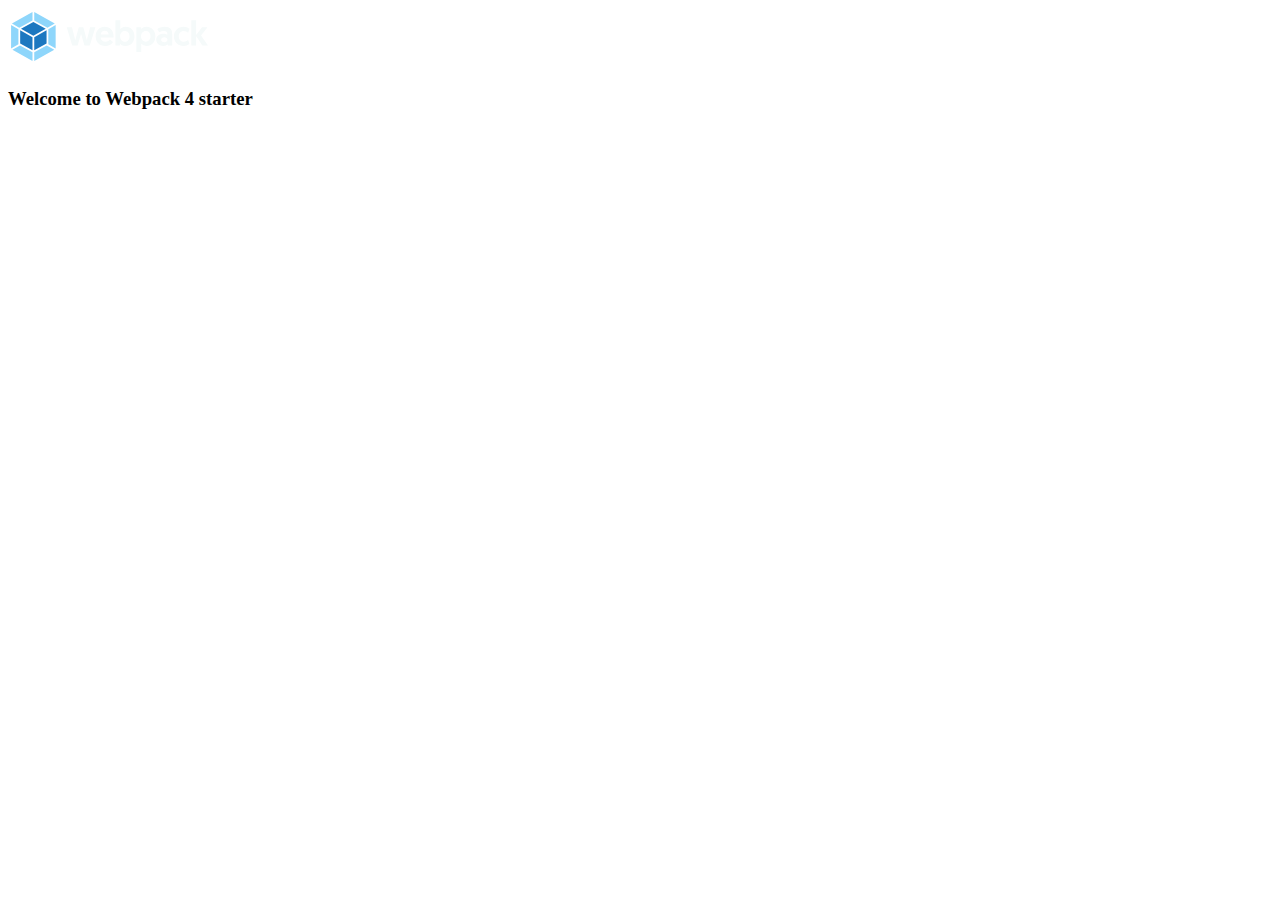
<file: block7/src/index.html>
<!DOCTYPE html>
<html lang="en">
  <head>
    <meta charset="UTF-8" />
    <meta
      name="viewport"
      content="width=device-width, user-scalable=no, initial-scale=1.0, maximum-scale=1.0, minimum-scale=1.0"
    />
    <meta http-equiv="X-UA-Compatible" content="ie=edge" />
    <title><%= htmlWebpackPlugin.options.title %></title>
  </head>
  <body>
    <img src="./img/webpack.svg" alt="Webpack Logo" width="200px" />
    <h3>Welcome to Webpack 4 starter </h3>
  </body>
</html>
</file>
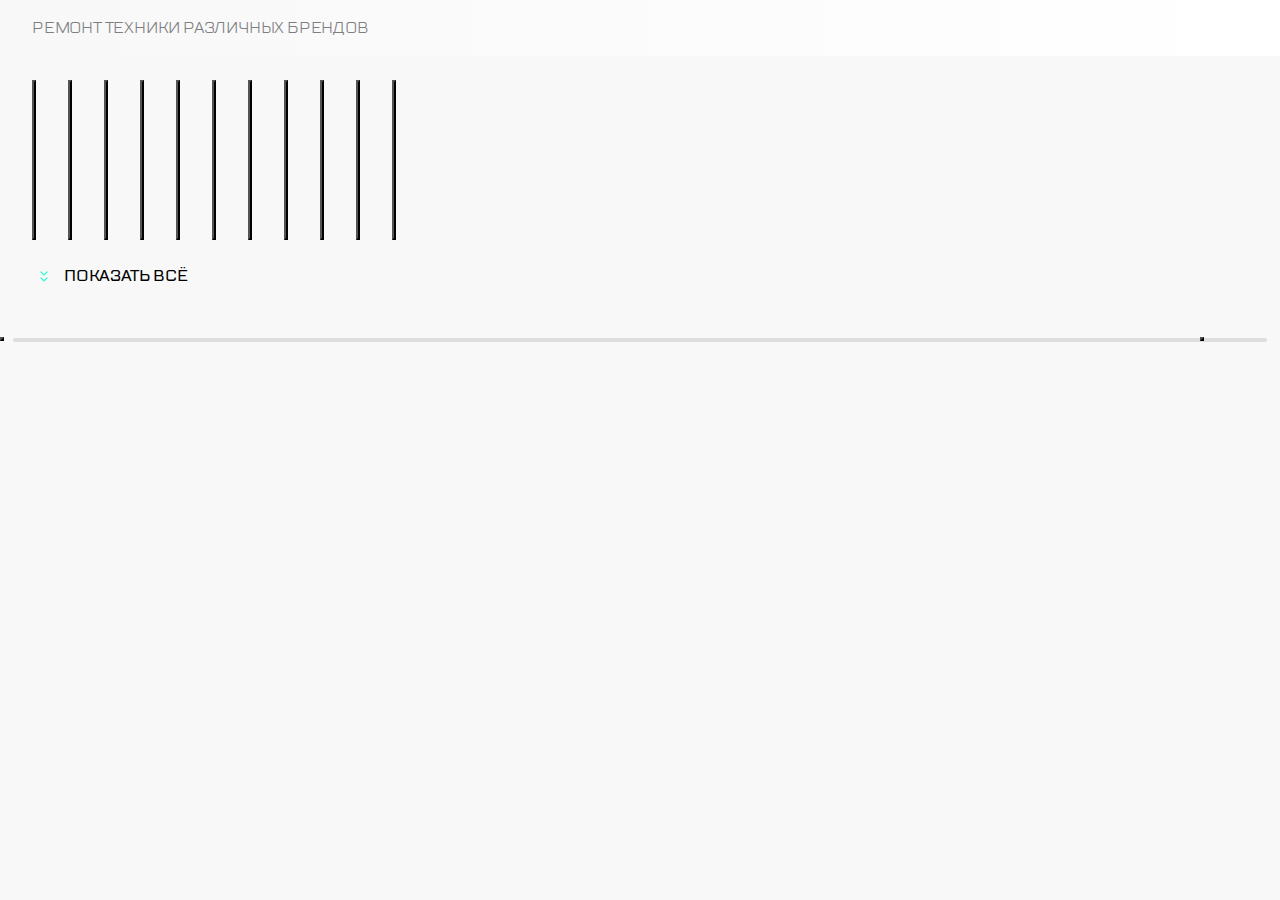
<file: brands.html>
<!DOCTYPE html>
<html lang="ru">
<head>
	<meta charset="UTF-8">
	<meta name="viewport" content="width=device-width, initial-scale=1.0">
	<title>Btands</title>
	<link rel="stylesheet" href="brands.css">
	<link rel="stylesheet" href="swiper-bundle.min.css">
	<link rel="stylesheet" href="https://cdn.jsdelivr.net/npm/swiper@11/swiper-bundle.min.css"/>
</head>
<body>
	<section class="brands">

		<div class="brands__title">
			<span>Ремонт техники различных брендов</span>
		</div>

		<div class="brands__list" id="brandsList">
			<button class="brands-block" href="#">
				<div class="brands-block__img brands-block__img--lenovo"></div>
				<div class="brands-block__button"></div>
			</button>
			<button class="brands-block">
				<div class="brands-block__img brands-block__img--samsung"></div>
				<div class="brands-block__button"></div>
			</button>
			<button class="brands-block">
				<div class="brands-block__img brands-block__img--apple"></div>
				<div class="brands-block__button"></div>
			</button>
			<button class="brands-block">
				<div class="brands-block__img brands-block__img--view-sonic"></div>
				<div class="brands-block__button"></div>
			</button>
			<button class="brands-block">
				<div class="brands-block__img brands-block__img--bosch"></div>
				<div class="brands-block__button"></div>
			</button>
			<button class="brands-block">
				<div class="brands-block__img brands-block__img--hp"></div>
				<div class="brands-block__button"></div>
			</button>
			<button class="brands-block">
				<div class="brands-block__img brands-block__img--acer"></div>
				<div class="brands-block__button"></div>
			</button>
			<button class="brands-block">
				<div class="brands-block__img brands-block__img--sony"></div>
				<div class="brands-block__button"></div>
			</button>
			<button class="brands-block">
				<div class="brands-block__img brands-block__img--lenovo"></div>
				<div class="brands-block__button"></div>
			</button>
			<button class="brands-block">
				<div class="brands-block__img brands-block__img--samsung"></div>
				<div class="brands-block__button"></div>
			</button>
			<button class="brands-block">
				<div class="brands-block__img brands-block__img--apple"></div>
				<div class="brands-block__button"></div>
			</button>
		</div>

		<button class="expand-button expand-button--brands" id="expandButton">
			<div class="expand-button__img" id="expandButtonImg"></div>
			<span class="expand-button__text" id="expandButtonText">Показать всё</span>
		</button>

	</section>

		<div class="swiper">
			<div class="swiper-wrapper">
				<div class="swiper-slide">
					<button class="brands-block" href="#">
						<div class="brands-block__img brands-block__img--lenovo"></div>
						<div class="brands-block__button"></div>
					</button>
				</div>
				<div class="swiper-slide">
					<button class="brands-block">
						<div class="brands-block__img brands-block__img--samsung"></div>
						<div class="brands-block__button"></div>
					</button>
				</div>
				<div class="swiper-slide">
					<button class="brands-block">
						<div class="brands-block__img brands-block__img--apple"></div>
						<div class="brands-block__button"></div>
					</button>
				</div>
				<div class="swiper-slide">
					<button class="brands-block">
						<div class="brands-block__img brands-block__img--view-sonic"></div>
						<div class="brands-block__button"></div>
					</button>
				</div>
				<div class="swiper-slide">
					<button class="brands-block">
						<div class="brands-block__img brands-block__img--bosch"></div>
						<div class="brands-block__button"></div>
					</button>
				</div>
				<div class="swiper-slide">
					<button class="brands-block">
						<div class="brands-block__img brands-block__img--hp"></div>
						<div class="brands-block__button"></div>
					</button>
				</div>
				<div class="swiper-slide">
					<button class="brands-block">
						<div class="brands-block__img brands-block__img--acer"></div>
						<div class="brands-block__button"></div>
					</button>
				</div>
				<div class="swiper-slide">
					<button class="brands-block">
						<div class="brands-block__img brands-block__img--sony"></div>
						<div class="brands-block__button"></div>
					</button>
				</div>
				<div class="swiper-slide">
					<button class="brands-block" href="#">
						<div class="brands-block__img brands-block__img--lenovo"></div>
						<div class="brands-block__button"></div>
					</button>
				</div>
				<div class="swiper-slide">
					<button class="brands-block">
						<div class="brands-block__img brands-block__img--samsung"></div>
						<div class="brands-block__button"></div>
					</button>
				</div>
				<div class="swiper-slide">
					<button class="brands-block">
						<div class="brands-block__img brands-block__img--apple"></div>
						<div class="brands-block__button"></div>
					</button>
				</div>

			</div>
			<!-- If we need pagination -->
			<!-- <div class="swiper-pagination"></div> -->
		
			<!-- If we need navigation buttons -->
			<!-- <div class="swiper-button-prev"></div>
			<div class="swiper-button-next"></div> -->
		
			<!-- If we need scrollbar -->
			<div class="swiper-scrollbar"></div>
		</div>

<script src="https://cdn.jsdelivr.net/npm/swiper@11/swiper-bundle.min.js"></script>
<script src="brands.js"></script>
<script src="swiper-bundle.min.js"></script>


</body>
</html>
</file>
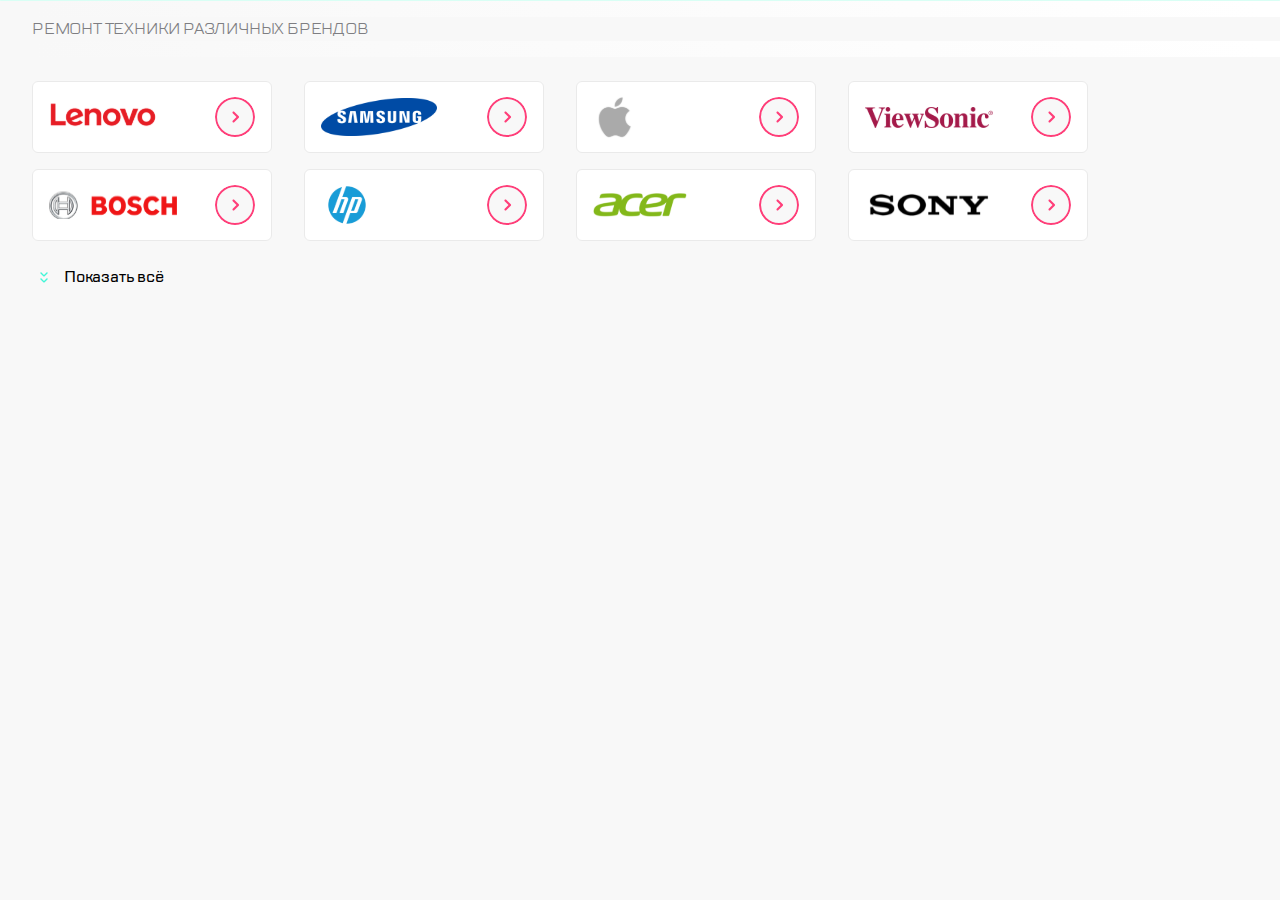
<file: old/brands.html>
<!DOCTYPE html>
<html lang="ru">
<head>
	<meta charset="UTF-8">
	<meta name="viewport" content="width=device-width, initial-scale=1.0">
	<title>Btands</title>
	<link rel="stylesheet" href="brands.css">
	<link rel="stylesheet" 
			href="https://cdn.jsdelivr.net/npm/swiper@11/swiper-bundle.min.css">
</head>
<body>
	<section class="brands">
		<div class="green-line"></div>
		<div class="brands__title">
			<h2>Ремонт техники различных брендов</h2>
		</div>

		<ul class="brands__list" id="brandsList">
			<li>
				<a href="#" class="brands-block">
					<div class="brands-block__img brands-block__img--lenovo"></div>
					<div class="brands-block__button"></div>
				</a>
			</li>
			<li>
				<a href="#" class="brands-block">
					<div class="brands-block__img brands-block__img--samsung"></div>
					<div class="brands-block__button"></div>
				</a>
			</li>
			<li>
				<a href="#" class="brands-block">
					<div class="brands-block__img brands-block__img--apple"></div>
					<div class="brands-block__button"></div>
				</a>
			</li>
			<li>
				<a href="#" class="brands-block">
					<div class="brands-block__img brands-block__img--view-sonic"></div>
					<div class="brands-block__button"></div>
				</a>
			</li>
			<li>
				<a href="#" class="brands-block">
					<div class="brands-block__img brands-block__img--bosch"></div>
					<div class="brands-block__button"></div>
				</a>
			</li>
			<li>
				<a href="#" class="brands-block">
					<div class="brands-block__img brands-block__img--hp"></div>
					<div class="brands-block__button"></div>
				</a>
			</li>
			<li>
				<a href="#" class="brands-block">
					<div class="brands-block__img brands-block__img--acer"></div>
					<div class="brands-block__button"></div>
				</a>
			</li>
			<li>
				<a href="#" class="brands-block">
					<div class="brands-block__img brands-block__img--sony"></div>
					<div class="brands-block__button"></div>
				</a>
			</li>
			<li>
				<a href="#" class="brands-block">
					<div class="brands-block__img brands-block__img--lenovo"></div>
					<div class="brands-block__button"></div>
				</a>
			</li>
			<li>
				<a href="#" class="brands-block">
					<div class="brands-block__img brands-block__img--samsung"></div>
					<div class="brands-block__button"></div>
				</a>
			</li>
			<li>
				<a href="#" class="brands-block">
					<div class="brands-block__img brands-block__img--apple"></div>
					<div class="brands-block__button"></div>
				</a>
			</li>
		</ul>

		<button class="expand-button expand-button--brands" id="expandButton">
			<span class="expand-button__img" id="expandButtonImg"></span>
			<span class="expand-button__text" id="expandButtonText">Показать всё</span>
		</button>


		<div class="swiper">
			<div class="swiper-wrapper">
				<div class="swiper-slide">
					<a href="#" class="brands-block">
						<div class="brands-block__img brands-block__img--lenovo"></div>
						<div class="brands-block__button"></div>
					</a>
				</div>
				<div class="swiper-slide">
					<a href="#" class="brands-block">
						<div class="brands-block__img brands-block__img--samsung"></div>
						<div class="brands-block__button"></div>
					</a>
				</div>
				<div class="swiper-slide">
					<a href="#" class="brands-block">
						<div class="brands-block__img brands-block__img--apple"></div>
						<div class="brands-block__button"></div>
					</a>
				</div>
				<div class="swiper-slide">
					<a href="#" class="brands-block">
						<div class="brands-block__img brands-block__img--view-sonic"></div>
						<div class="brands-block__button"></div>
					</a>
				</div>
				<div class="swiper-slide">
					<a href="#" class="brands-block">
						<div class="brands-block__img brands-block__img--bosch"></div>
						<div class="brands-block__button"></div>
					</a>
				</div>
				<div class="swiper-slide">
					<a href="#" class="brands-block">
						<div class="brands-block__img brands-block__img--hp"></div>
						<div class="brands-block__button"></div>
					</a>
				</div>
				<div class="swiper-slide">
					<a href="#" class="brands-block">
						<div class="brands-block__img brands-block__img--acer"></div>
						<div class="brands-block__button"></div>
					</a>
				</div>
				<div class="swiper-slide">
					<a href="#" class="brands-block">
						<div class="brands-block__img brands-block__img--sony"></div>
						<div class="brands-block__button"></div>
					</a>
				</div>
				<div class="swiper-slide">
					<a href="#" class="brands-block">
						<div class="brands-block__img brands-block__img--lenovo"></div>
						<div class="brands-block__button"></div>
					</a>
				</div>
				<div class="swiper-slide">
					<a href="#" class="brands-block">
						<div class="brands-block__img brands-block__img--samsung"></div>
						<div class="brands-block__button"></div>
					</a>
				</div>
				<div class="swiper-slide">
					<a href="#" class="brands-block">
						<div class="brands-block__img brands-block__img--apple"></div>
						<div class="brands-block__button"></div>
					</a>
				</div>

			</div>
			<div class="swiper-pagination"></div>
		</div>

	<script src="https://cdn.jsdelivr.net/npm/swiper@11/swiper-bundle.min.js"></script>
	<script src="brands.js"></script>

	</section>
</body>
</html>
</file>
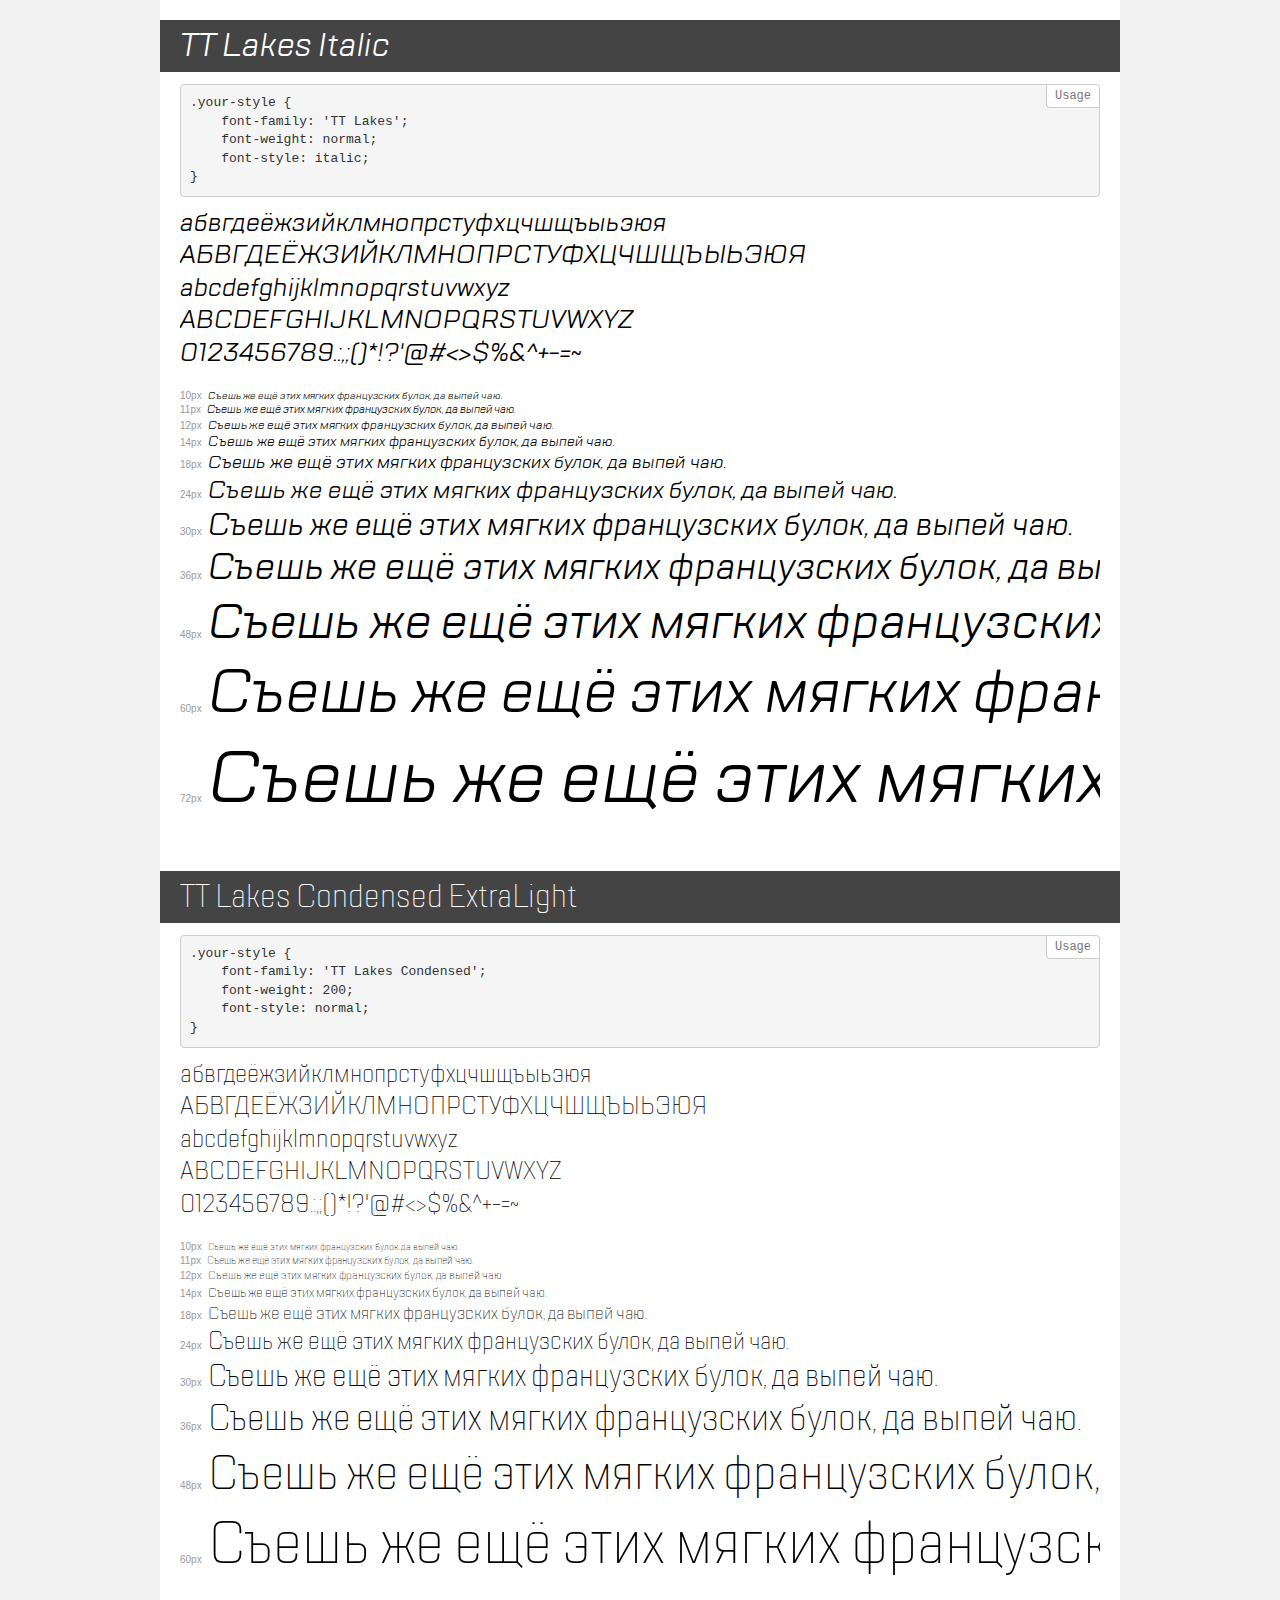
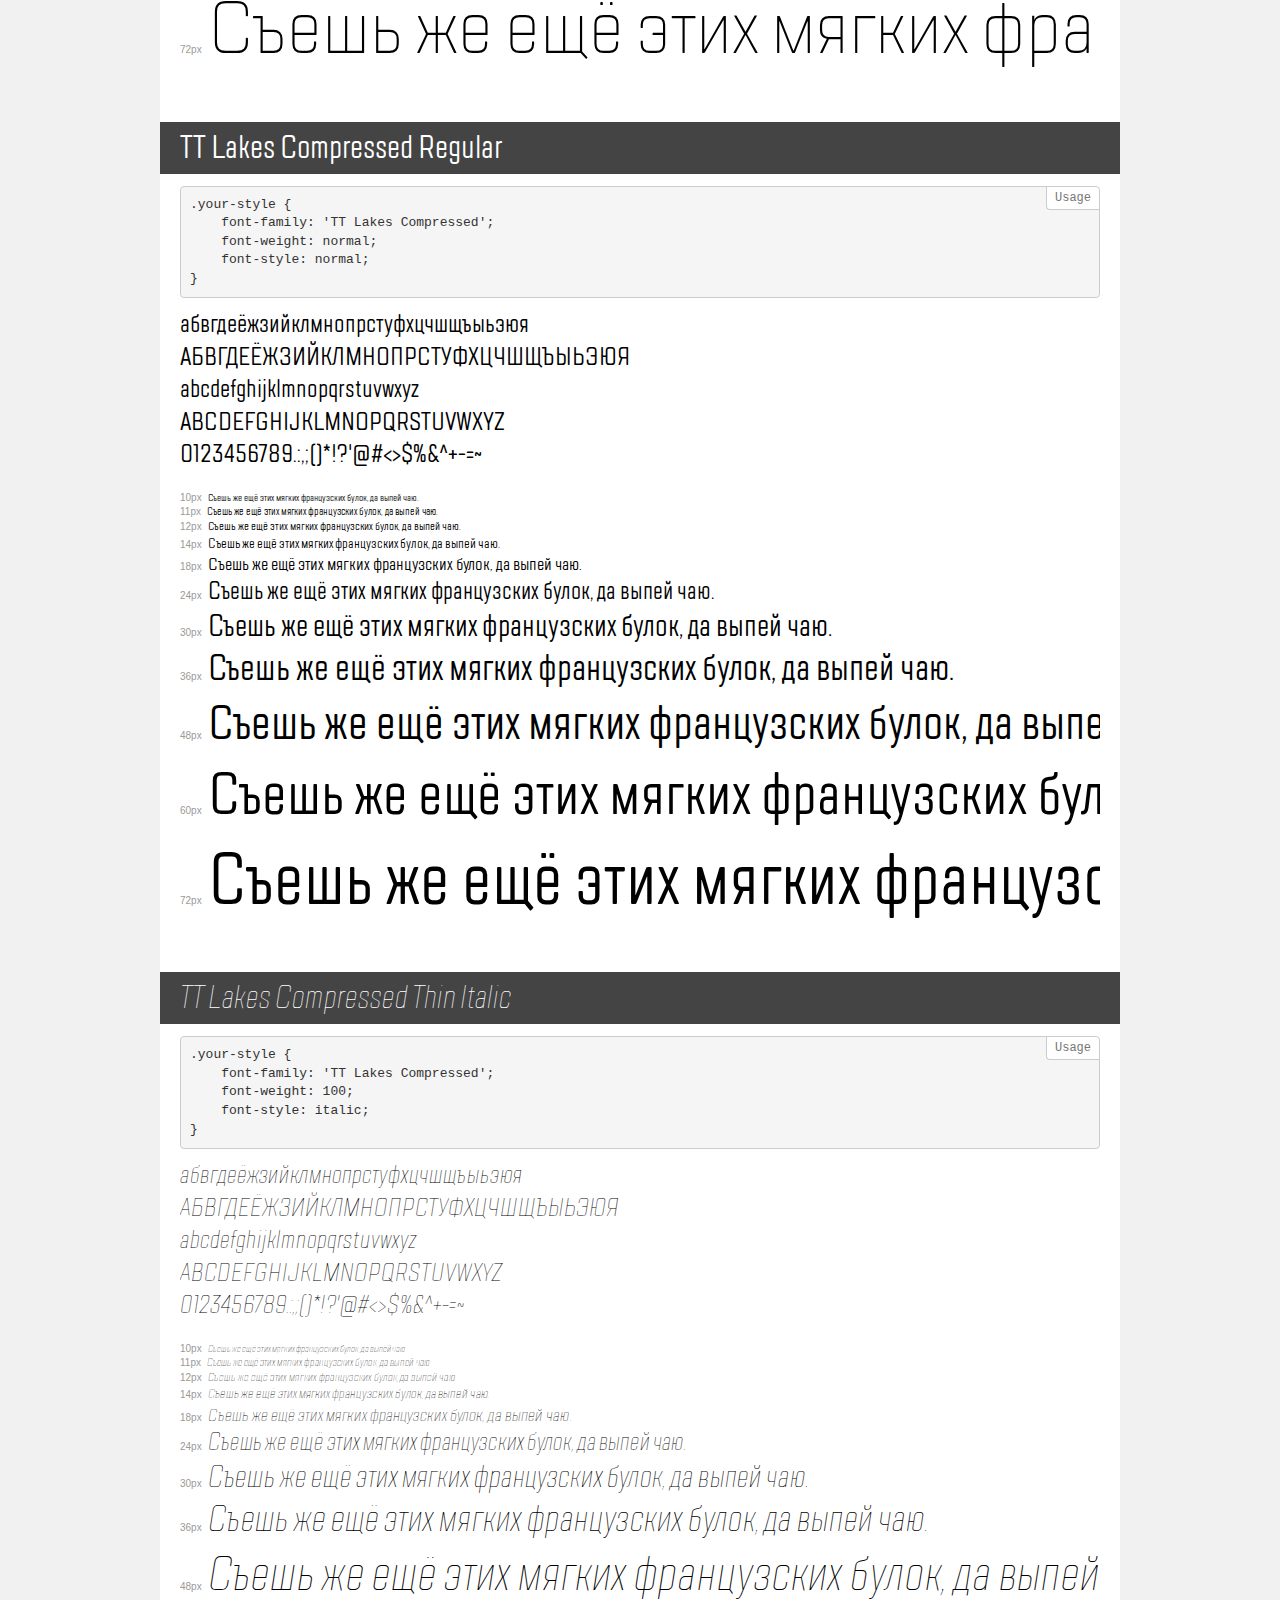
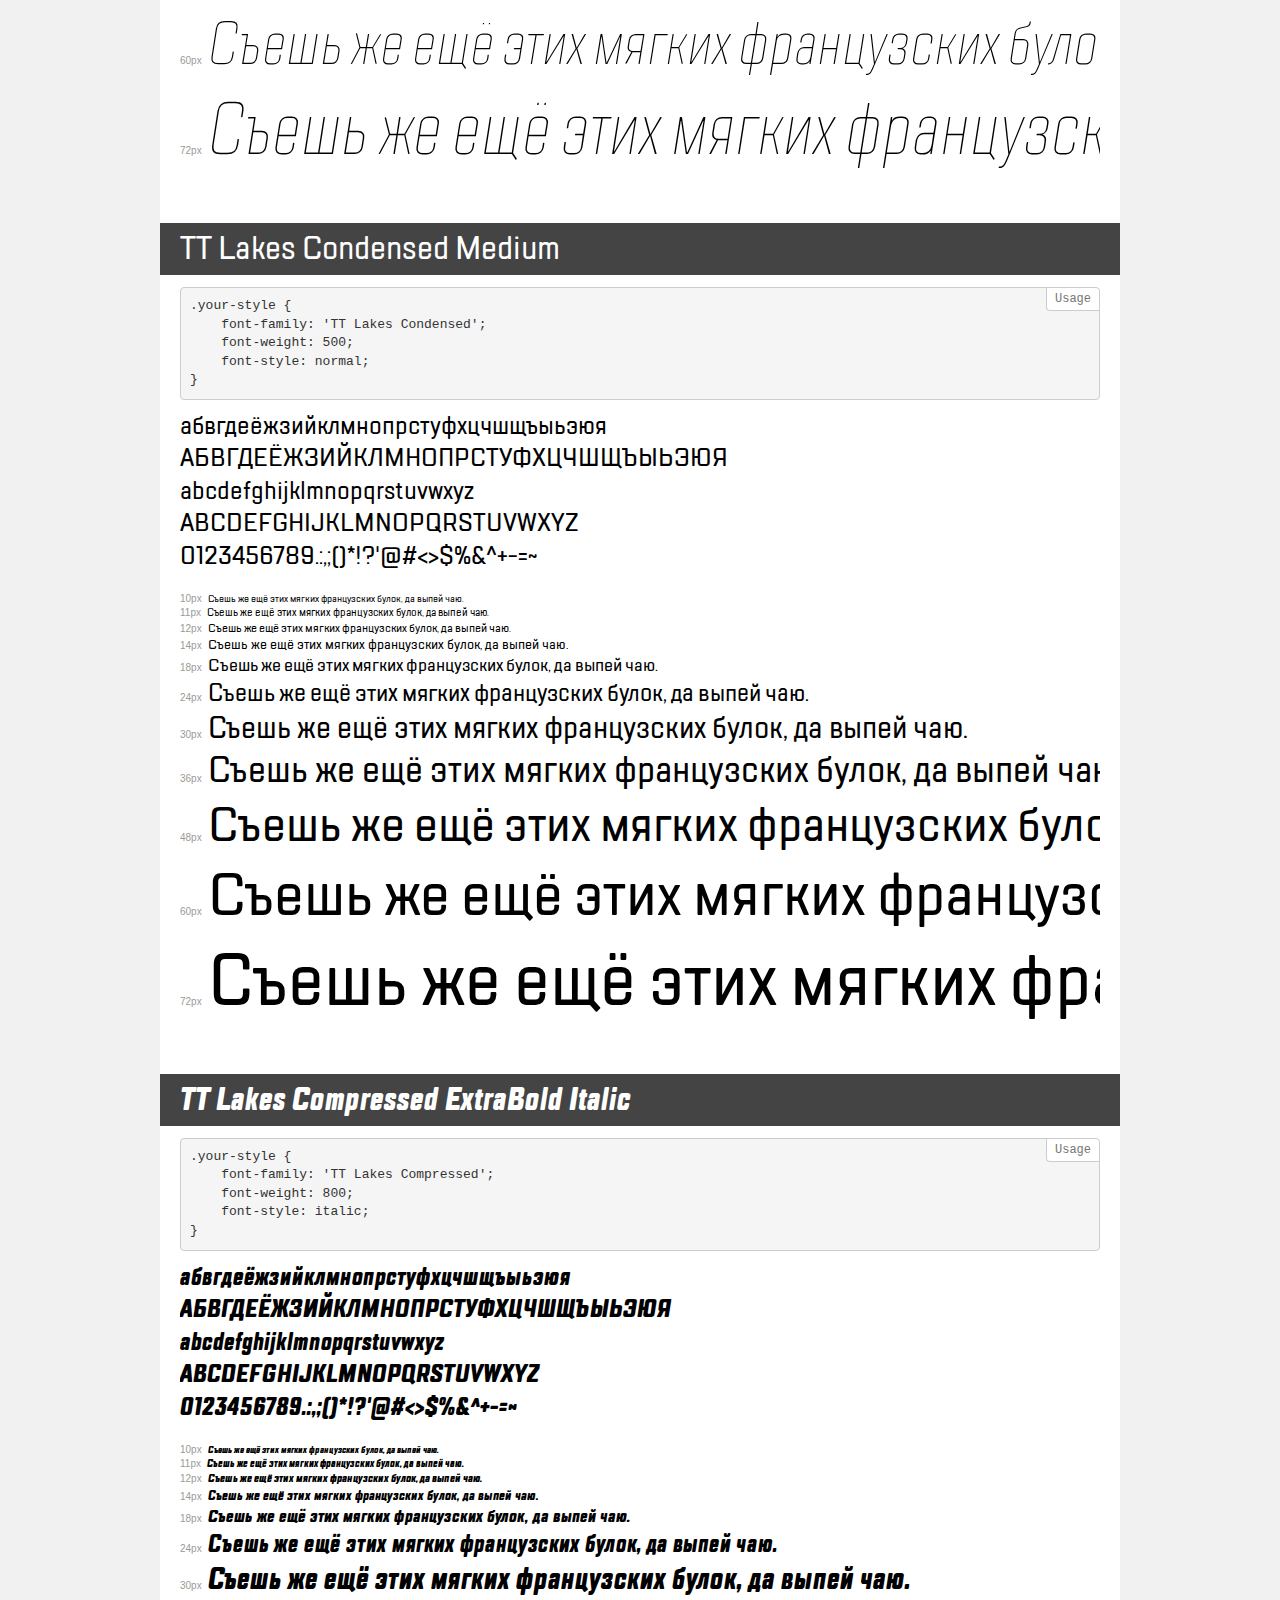
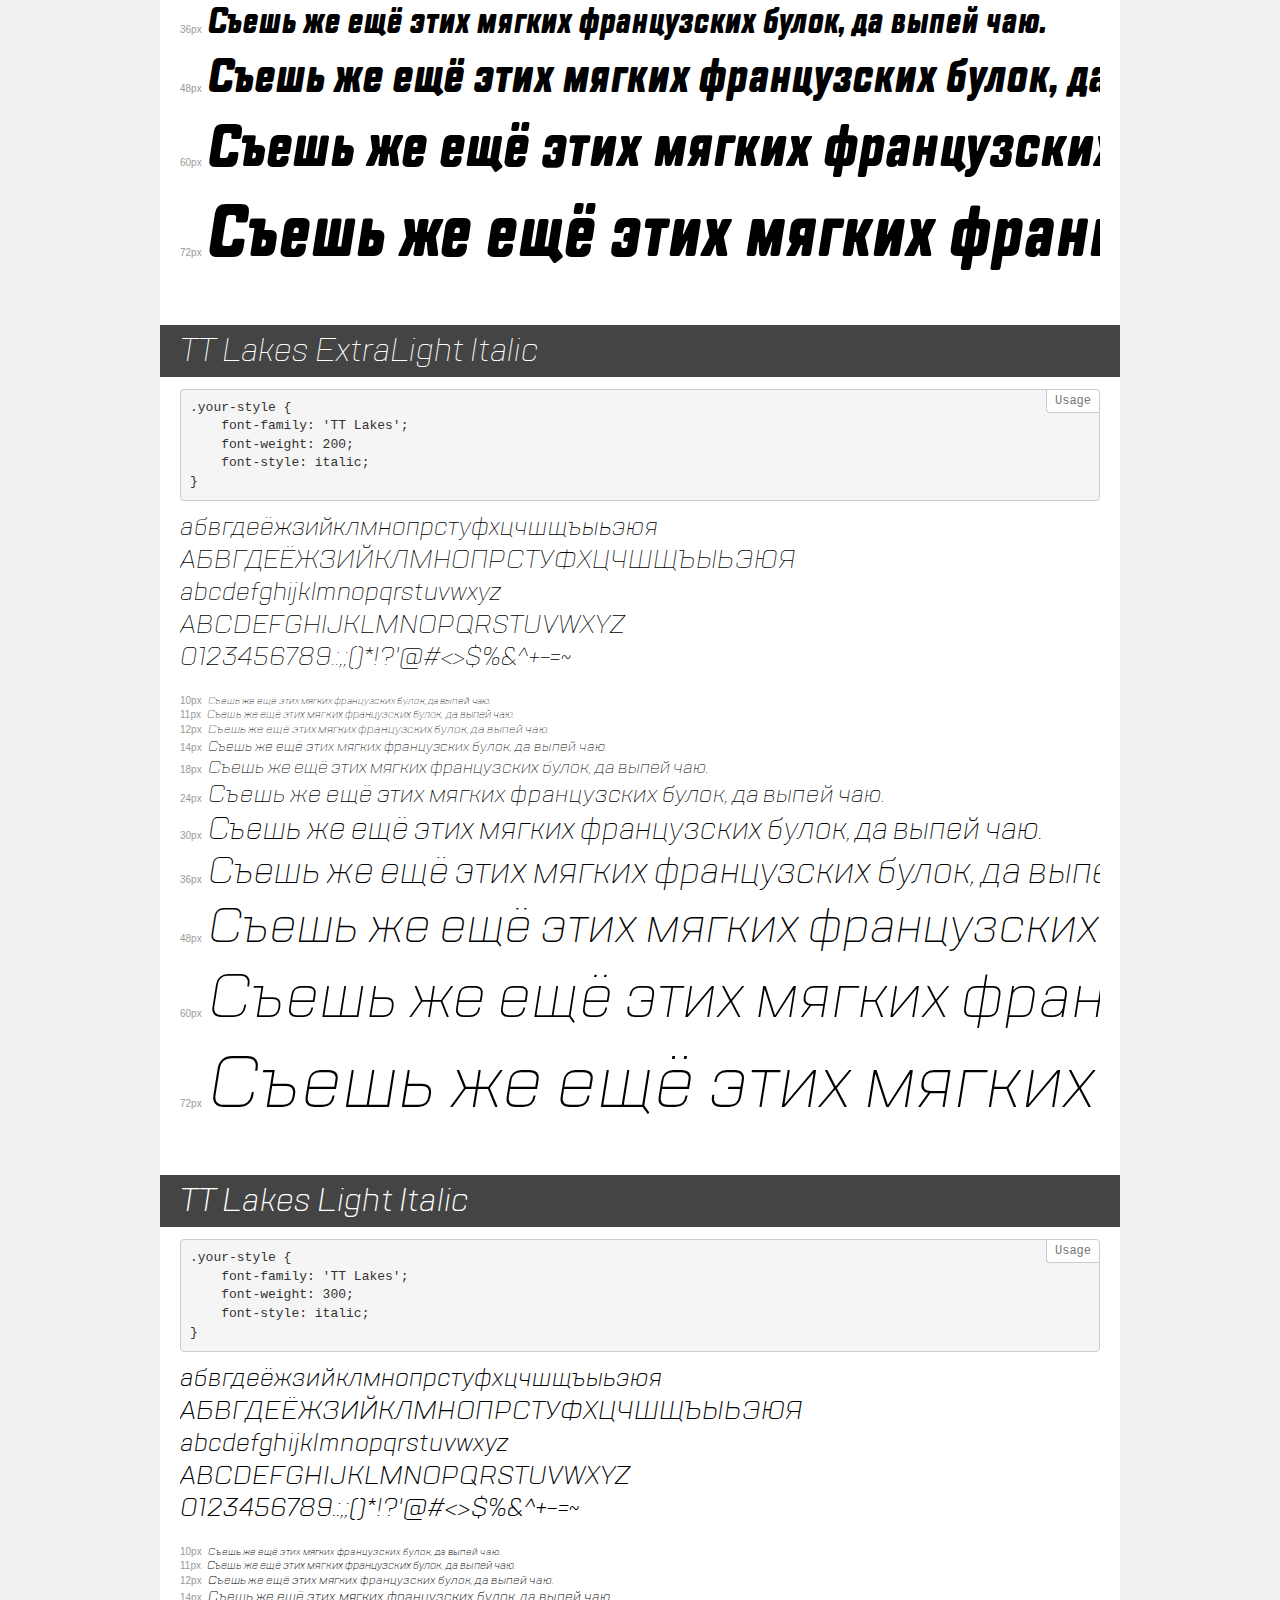
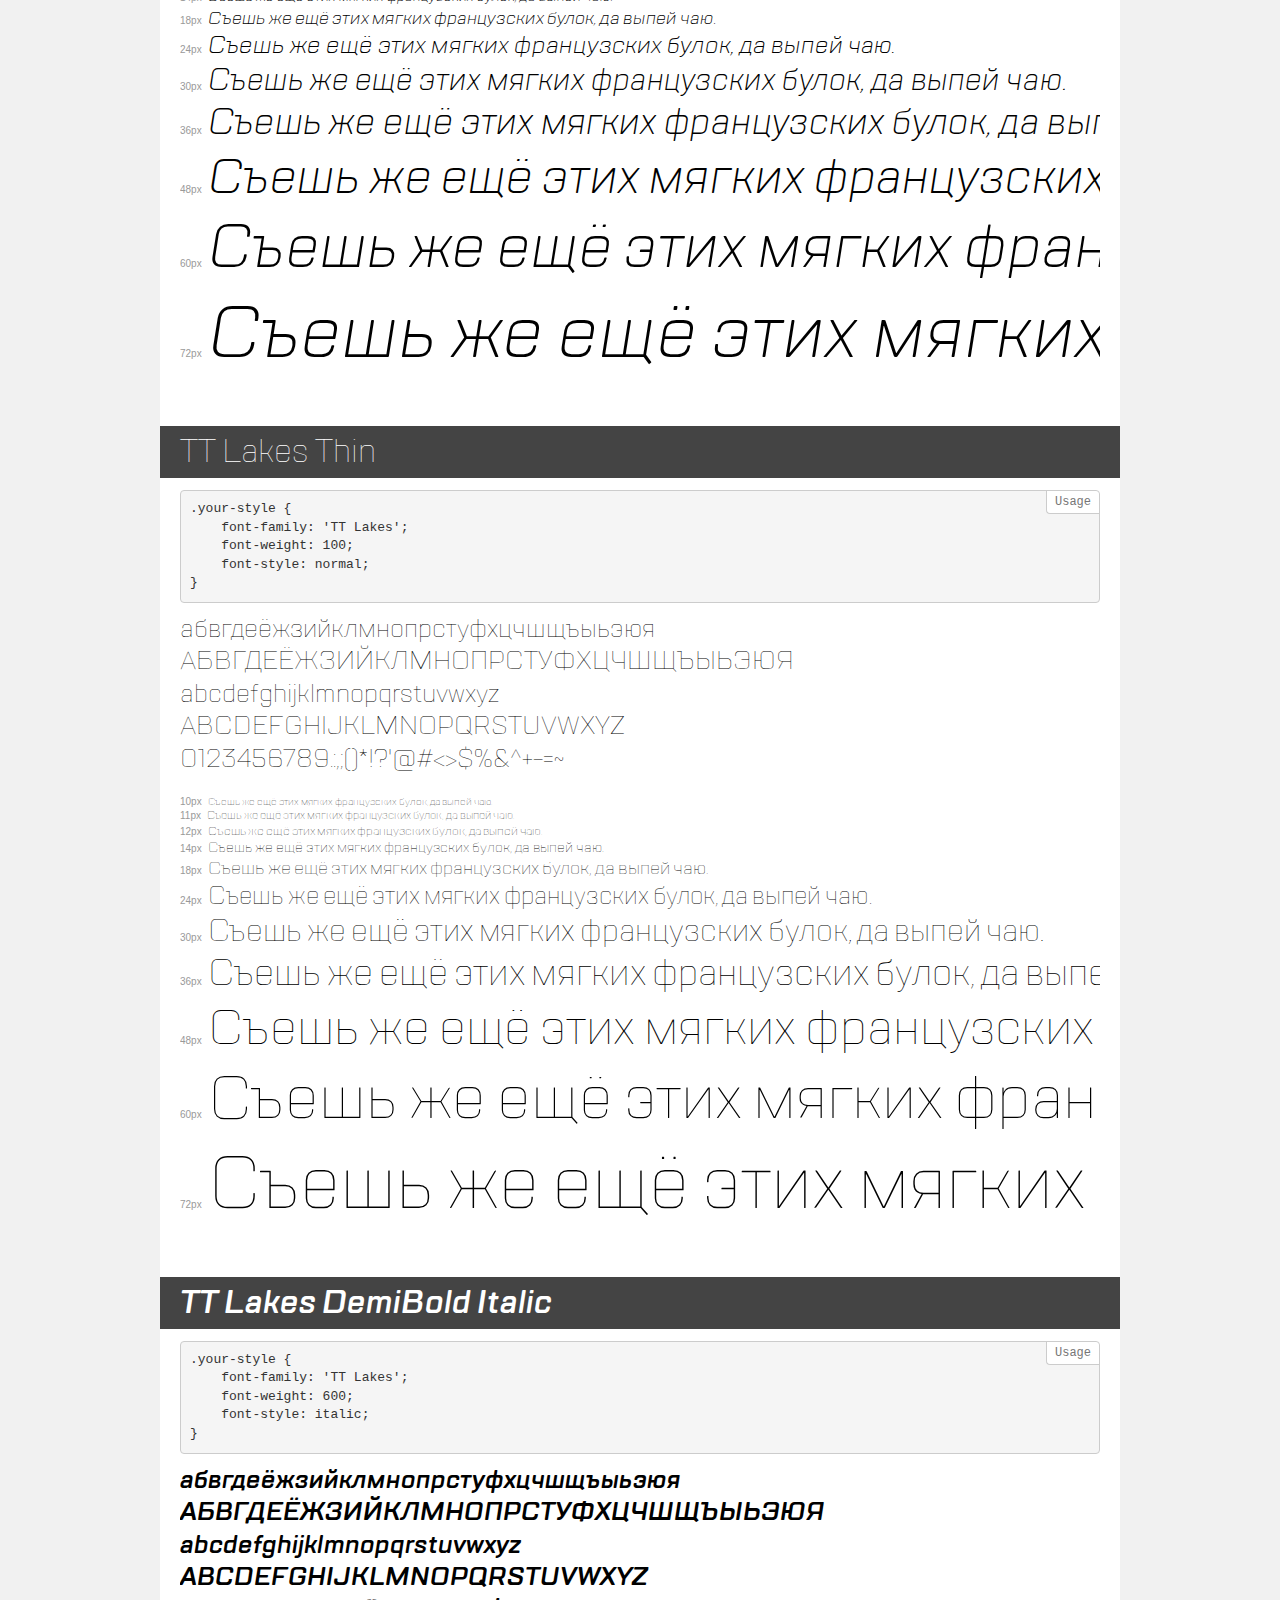
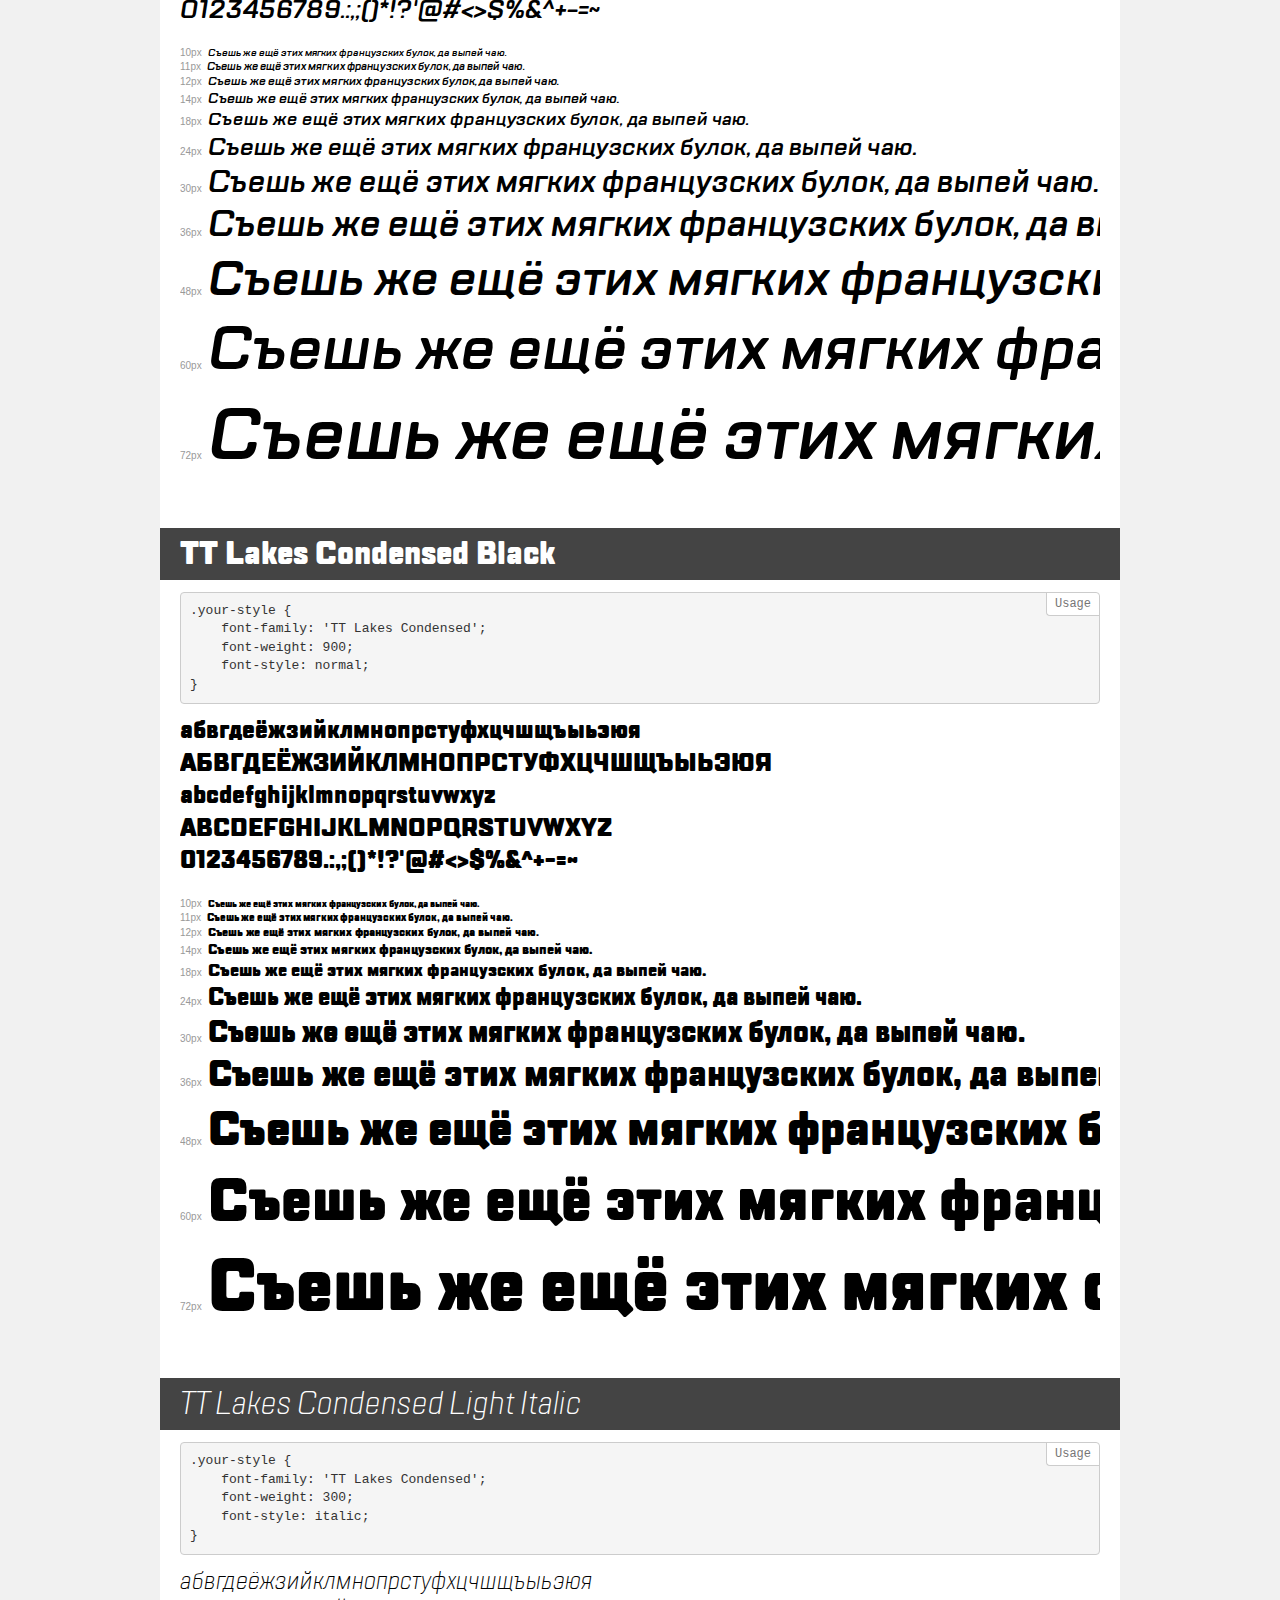
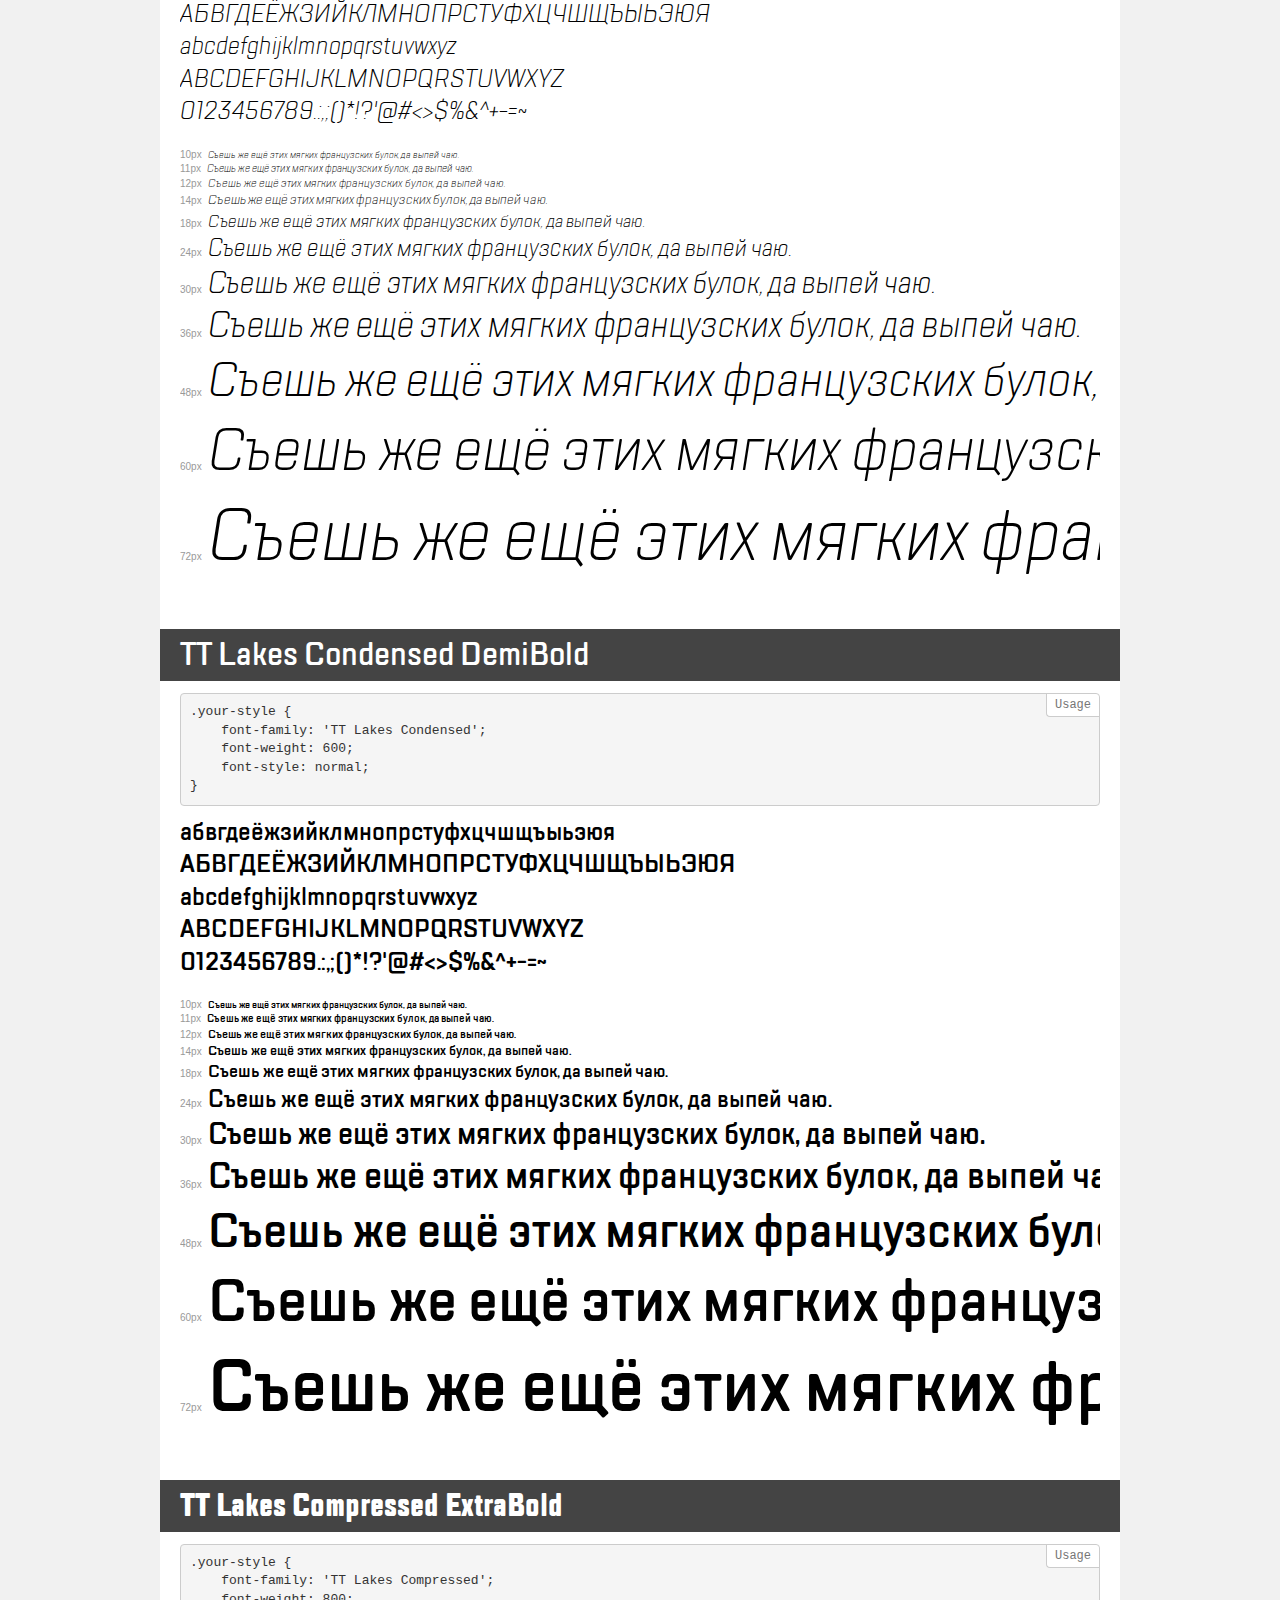
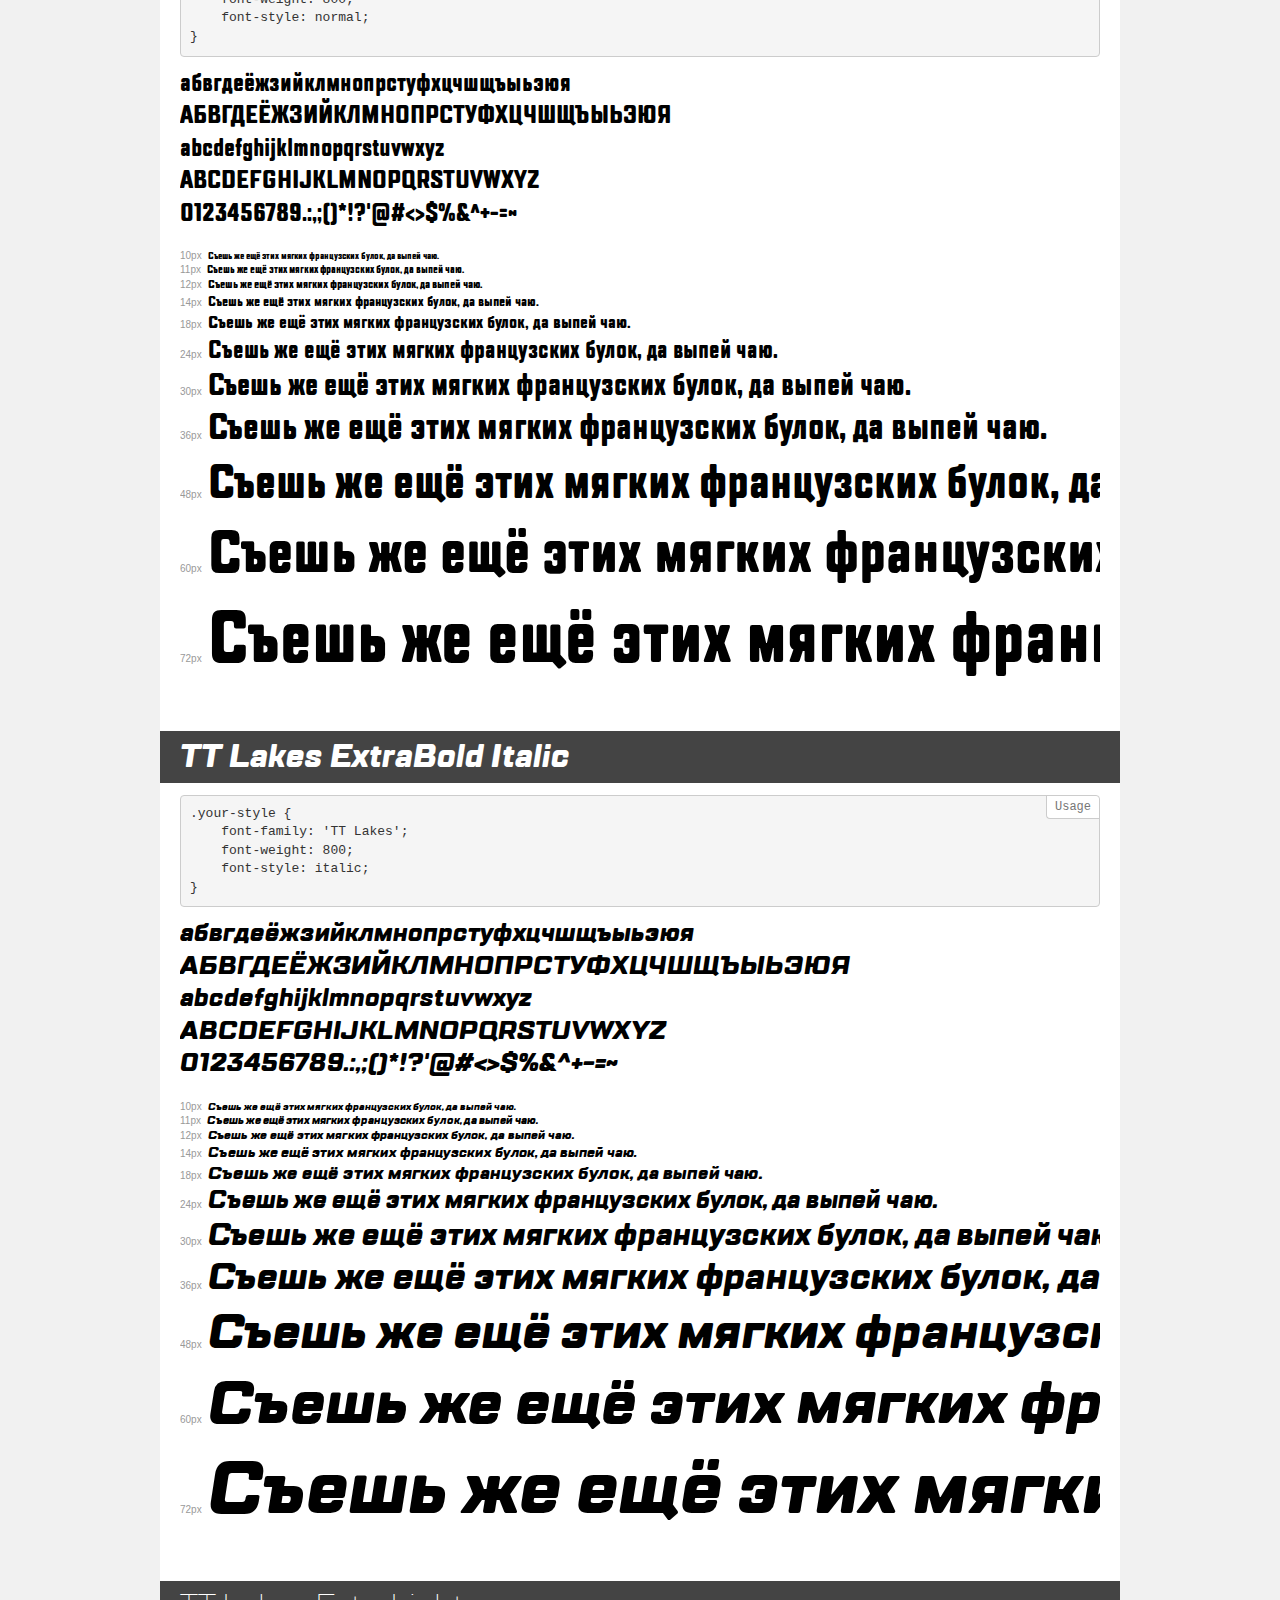
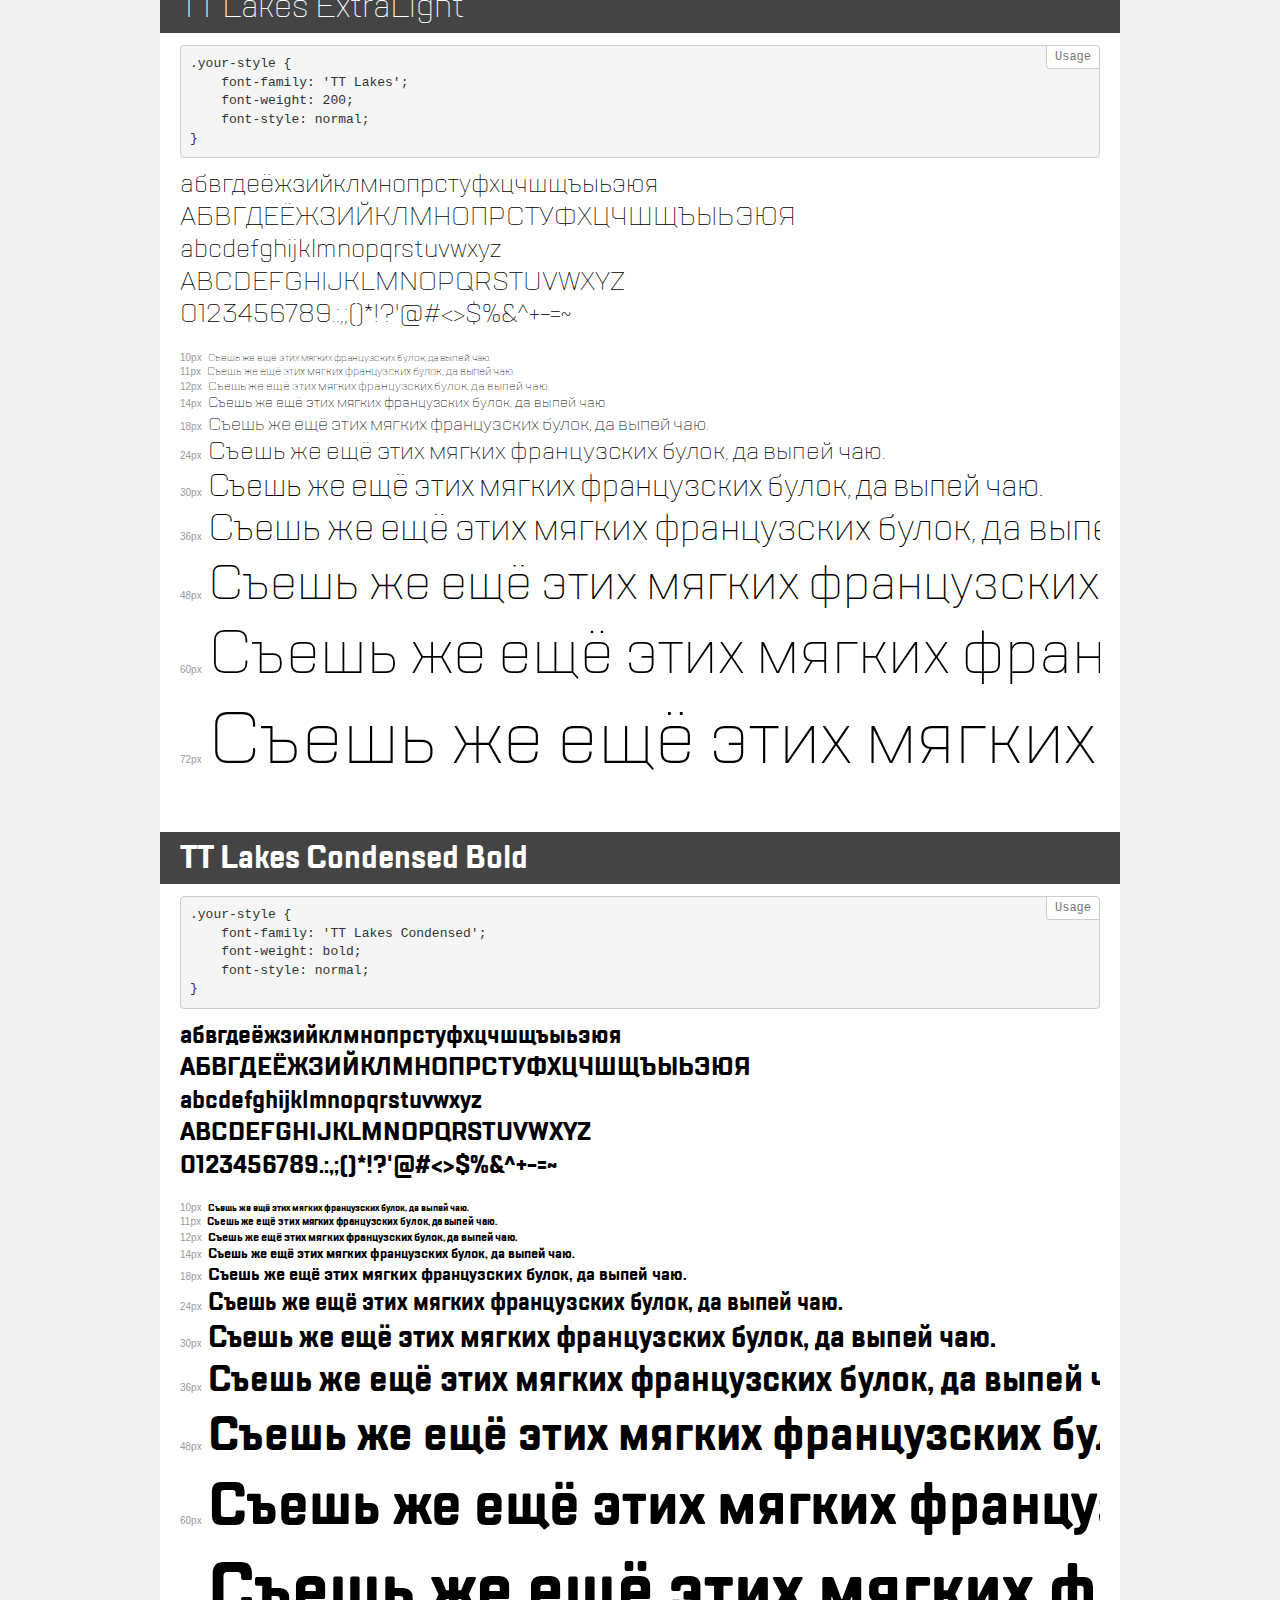
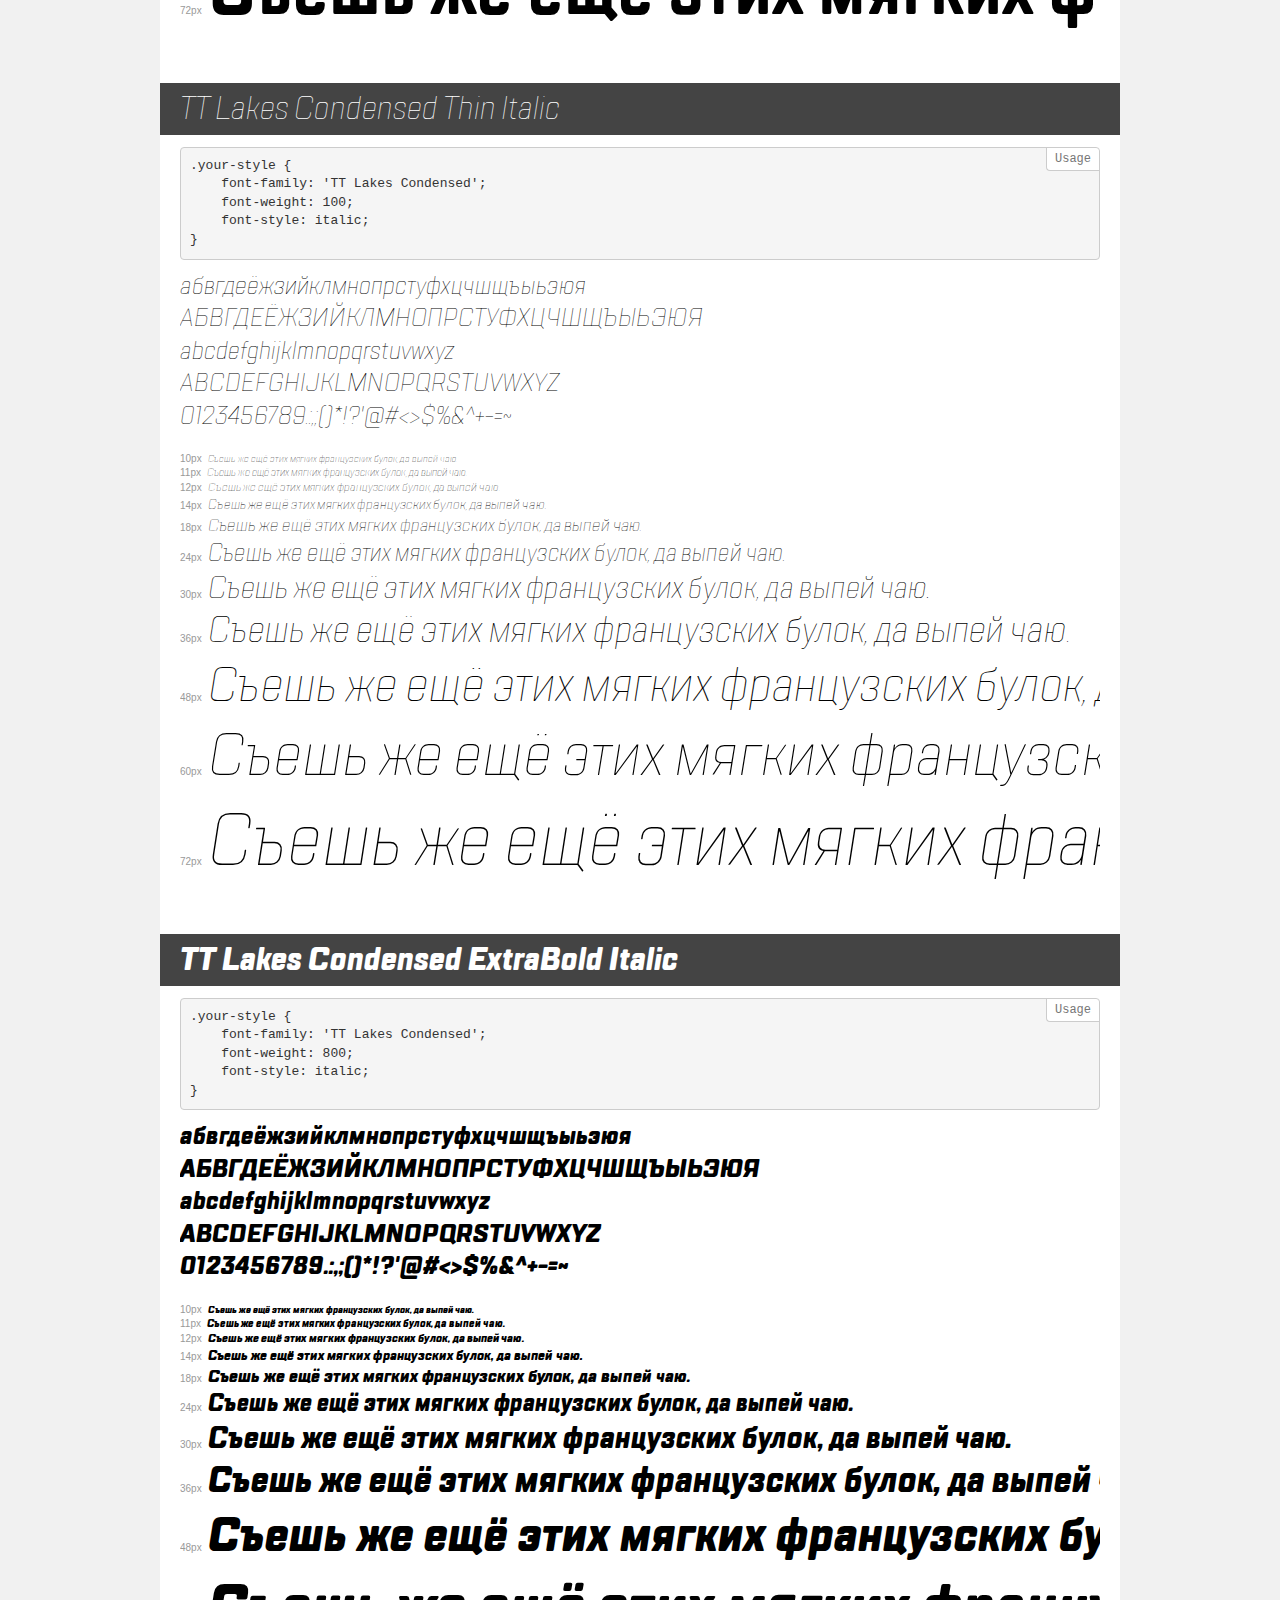
<file: fonts/TTLakes/demo.html>
<!DOCTYPE html>
<html>
<head>
    <meta charset="utf-8">
    <meta http-equiv="X-UA-Compatible" content="IE=edge">
    <meta name="viewport" content="width=device-width, initial-scale=1">
    <meta name="robots" content="noindex, noarchive">
    <meta name="format-detection" content="telephone=no">
    <title>Transfonter demo</title>
    <link href="stylesheet.css" rel="stylesheet">
    <style>
        /*
        http://meyerweb.com/eric/tools/css/reset/
        v2.0 | 20110126
        License: none (public domain)
        */
        html, body, div, span, applet, object, iframe,
        h1, h2, h3, h4, h5, h6, p, blockquote, pre,
        a, abbr, acronym, address, big, cite, code,
        del, dfn, em, img, ins, kbd, q, s, samp,
        small, strike, strong, sub, sup, tt, var,
        b, u, i, center,
        dl, dt, dd, ol, ul, li,
        fieldset, form, label, legend,
        table, caption, tbody, tfoot, thead, tr, th, td,
        article, aside, canvas, details, embed,
        figure, figcaption, footer, header, hgroup,
        menu, nav, output, ruby, section, summary,
        time, mark, audio, video {
            margin: 0;
            padding: 0;
            border: 0;
            font-size: 100%;
            font: inherit;
            vertical-align: baseline;
        }
        /* HTML5 display-role reset for older browsers */
        article, aside, details, figcaption, figure,
        footer, header, hgroup, menu, nav, section {
            display: block;
        }
        body {
            line-height: 1;
        }
        ol, ul {
            list-style: none;
        }
        blockquote, q {
            quotes: none;
        }
        blockquote:before, blockquote:after,
        q:before, q:after {
            content: '';
            content: none;
        }
        table {
            border-collapse: collapse;
            border-spacing: 0;
        }
        /* common styles */
        body {
            background: #f1f1f1;
            color: #000;
        }
        .page {
            background: #fff;
            width: 920px;
            margin: 0 auto;
            padding: 20px 20px 0 20px;
            overflow: hidden;
        }
        .font-container {
            overflow-x: auto;
            overflow-y: hidden;
            margin-bottom: 40px;
            line-height: 1.3;
            white-space: nowrap;
            padding-bottom: 5px;
        }
        h1 {
            position: relative;
            background: #444;
            font-size: 32px;
            color: #fff;
            padding: 10px 20px;
            margin: 0 -20px 12px -20px;
        }
        .letters {
            font-size: 25px;
            margin-bottom: 20px;
        }
        .s10:before {
            content: '10px';
        }
        .s11:before {
            content: '11px';
        }
        .s12:before {
            content: '12px';
        }
        .s14:before {
            content: '14px';
        }
        .s18:before {
            content: '18px';
        }
        .s24:before {
            content: '24px';
        }
        .s30:before {
            content: '30px';
        }
        .s36:before {
            content: '36px';
        }
        .s48:before {
            content: '48px';
        }
        .s60:before {
            content: '60px';
        }
        .s72:before {
            content: '72px';
        }
        .s10:before, .s11:before, .s12:before, .s14:before,
        .s18:before, .s24:before, .s30:before, .s36:before,
        .s48:before, .s60:before, .s72:before {
            font-family: Arial, sans-serif;
            font-size: 10px;
            font-weight: normal;
            font-style: normal;
            color: #999;
            padding-right: 6px;
        }
        pre {
            display: block;
            position: relative;
            padding: 9px;
            margin: 0 0 10px;
            font-family: Monaco, Menlo, Consolas, "Courier New", monospace !important;
            font-size: 13px;
            line-height: 1.428571429;
            color: #333;
            font-weight: normal !important;
            font-style: normal !important;
            background-color: #f5f5f5;
            border: 1px solid #ccc;
            overflow-x: auto;
            border-radius: 4px;
        }
        pre:after {
            display: block;
            position: absolute;
            right: 0;
            top: 0;
            content: 'Usage';
            line-height: 1;
            padding: 5px 8px;
            font-size: 12px;
            color: #767676;
            background-color: #fff;
            border: 1px solid #ccc;
            border-right: none;
            border-top: none;
            border-radius: 0 4px 0 4px;
            z-index: 10;
        }
        /* responsive */
        @media (max-width: 959px) {
            .page {
                width: auto;
                margin: 0;
            }
        }
    </style>
</head>
<body>
<div class="page">
    <div class="demo" style="font-family: 'TT Lakes'; font-weight: normal; font-style: italic;">
        <h1>TT Lakes Italic</h1>
        <pre>.your-style {
    font-family: 'TT Lakes';
    font-weight: normal;
    font-style: italic;
}</pre>
        <div class="font-container">
            <p class="letters">
                абвгдеёжзийклмнопрстуфхцчшщъыьэюя<br>
АБВГДЕЁЖЗИЙКЛМНОПРСТУФХЦЧШЩЪЫЬЭЮЯ<br>
abcdefghijklmnopqrstuvwxyz<br>
ABCDEFGHIJKLMNOPQRSTUVWXYZ<br>
                0123456789.:,;()*!?'@#<>$%&^+-=~
            </p>
            <p class="s10" style="font-size: 10px;">Съешь же ещё этих мягких французских булок, да выпей чаю.</p>
            <p class="s11" style="font-size: 11px;">Съешь же ещё этих мягких французских булок, да выпей чаю.</p>
            <p class="s12" style="font-size: 12px;">Съешь же ещё этих мягких французских булок, да выпей чаю.</p>
            <p class="s14" style="font-size: 14px;">Съешь же ещё этих мягких французских булок, да выпей чаю.</p>
            <p class="s18" style="font-size: 18px;">Съешь же ещё этих мягких французских булок, да выпей чаю.</p>
            <p class="s24" style="font-size: 24px;">Съешь же ещё этих мягких французских булок, да выпей чаю.</p>
            <p class="s30" style="font-size: 30px;">Съешь же ещё этих мягких французских булок, да выпей чаю.</p>
            <p class="s36" style="font-size: 36px;">Съешь же ещё этих мягких французских булок, да выпей чаю.</p>
            <p class="s48" style="font-size: 48px;">Съешь же ещё этих мягких французских булок, да выпей чаю.</p>
            <p class="s60" style="font-size: 60px;">Съешь же ещё этих мягких французских булок, да выпей чаю.</p>
            <p class="s72" style="font-size: 72px;">Съешь же ещё этих мягких французских булок, да выпей чаю.</p>
        </div>
    </div>
    <div class="demo" style="font-family: 'TT Lakes Condensed'; font-weight: 200; font-style: normal;">
        <h1>TT Lakes Condensed ExtraLight</h1>
        <pre>.your-style {
    font-family: 'TT Lakes Condensed';
    font-weight: 200;
    font-style: normal;
}</pre>
        <div class="font-container">
            <p class="letters">
                абвгдеёжзийклмнопрстуфхцчшщъыьэюя<br>
АБВГДЕЁЖЗИЙКЛМНОПРСТУФХЦЧШЩЪЫЬЭЮЯ<br>
abcdefghijklmnopqrstuvwxyz<br>
ABCDEFGHIJKLMNOPQRSTUVWXYZ<br>
                0123456789.:,;()*!?'@#<>$%&^+-=~
            </p>
            <p class="s10" style="font-size: 10px;">Съешь же ещё этих мягких французских булок, да выпей чаю.</p>
            <p class="s11" style="font-size: 11px;">Съешь же ещё этих мягких французских булок, да выпей чаю.</p>
            <p class="s12" style="font-size: 12px;">Съешь же ещё этих мягких французских булок, да выпей чаю.</p>
            <p class="s14" style="font-size: 14px;">Съешь же ещё этих мягких французских булок, да выпей чаю.</p>
            <p class="s18" style="font-size: 18px;">Съешь же ещё этих мягких французских булок, да выпей чаю.</p>
            <p class="s24" style="font-size: 24px;">Съешь же ещё этих мягких французских булок, да выпей чаю.</p>
            <p class="s30" style="font-size: 30px;">Съешь же ещё этих мягких французских булок, да выпей чаю.</p>
            <p class="s36" style="font-size: 36px;">Съешь же ещё этих мягких французских булок, да выпей чаю.</p>
            <p class="s48" style="font-size: 48px;">Съешь же ещё этих мягких французских булок, да выпей чаю.</p>
            <p class="s60" style="font-size: 60px;">Съешь же ещё этих мягких французских булок, да выпей чаю.</p>
            <p class="s72" style="font-size: 72px;">Съешь же ещё этих мягких французских булок, да выпей чаю.</p>
        </div>
    </div>
    <div class="demo" style="font-family: 'TT Lakes Compressed'; font-weight: normal; font-style: normal;">
        <h1>TT Lakes Compressed Regular</h1>
        <pre>.your-style {
    font-family: 'TT Lakes Compressed';
    font-weight: normal;
    font-style: normal;
}</pre>
        <div class="font-container">
            <p class="letters">
                абвгдеёжзийклмнопрстуфхцчшщъыьэюя<br>
АБВГДЕЁЖЗИЙКЛМНОПРСТУФХЦЧШЩЪЫЬЭЮЯ<br>
abcdefghijklmnopqrstuvwxyz<br>
ABCDEFGHIJKLMNOPQRSTUVWXYZ<br>
                0123456789.:,;()*!?'@#<>$%&^+-=~
            </p>
            <p class="s10" style="font-size: 10px;">Съешь же ещё этих мягких французских булок, да выпей чаю.</p>
            <p class="s11" style="font-size: 11px;">Съешь же ещё этих мягких французских булок, да выпей чаю.</p>
            <p class="s12" style="font-size: 12px;">Съешь же ещё этих мягких французских булок, да выпей чаю.</p>
            <p class="s14" style="font-size: 14px;">Съешь же ещё этих мягких французских булок, да выпей чаю.</p>
            <p class="s18" style="font-size: 18px;">Съешь же ещё этих мягких французских булок, да выпей чаю.</p>
            <p class="s24" style="font-size: 24px;">Съешь же ещё этих мягких французских булок, да выпей чаю.</p>
            <p class="s30" style="font-size: 30px;">Съешь же ещё этих мягких французских булок, да выпей чаю.</p>
            <p class="s36" style="font-size: 36px;">Съешь же ещё этих мягких французских булок, да выпей чаю.</p>
            <p class="s48" style="font-size: 48px;">Съешь же ещё этих мягких французских булок, да выпей чаю.</p>
            <p class="s60" style="font-size: 60px;">Съешь же ещё этих мягких французских булок, да выпей чаю.</p>
            <p class="s72" style="font-size: 72px;">Съешь же ещё этих мягких французских булок, да выпей чаю.</p>
        </div>
    </div>
    <div class="demo" style="font-family: 'TT Lakes Compressed'; font-weight: 100; font-style: italic;">
        <h1>TT Lakes Compressed Thin Italic</h1>
        <pre>.your-style {
    font-family: 'TT Lakes Compressed';
    font-weight: 100;
    font-style: italic;
}</pre>
        <div class="font-container">
            <p class="letters">
                абвгдеёжзийклмнопрстуфхцчшщъыьэюя<br>
АБВГДЕЁЖЗИЙКЛМНОПРСТУФХЦЧШЩЪЫЬЭЮЯ<br>
abcdefghijklmnopqrstuvwxyz<br>
ABCDEFGHIJKLMNOPQRSTUVWXYZ<br>
                0123456789.:,;()*!?'@#<>$%&^+-=~
            </p>
            <p class="s10" style="font-size: 10px;">Съешь же ещё этих мягких французских булок, да выпей чаю.</p>
            <p class="s11" style="font-size: 11px;">Съешь же ещё этих мягких французских булок, да выпей чаю.</p>
            <p class="s12" style="font-size: 12px;">Съешь же ещё этих мягких французских булок, да выпей чаю.</p>
            <p class="s14" style="font-size: 14px;">Съешь же ещё этих мягких французских булок, да выпей чаю.</p>
            <p class="s18" style="font-size: 18px;">Съешь же ещё этих мягких французских булок, да выпей чаю.</p>
            <p class="s24" style="font-size: 24px;">Съешь же ещё этих мягких французских булок, да выпей чаю.</p>
            <p class="s30" style="font-size: 30px;">Съешь же ещё этих мягких французских булок, да выпей чаю.</p>
            <p class="s36" style="font-size: 36px;">Съешь же ещё этих мягких французских булок, да выпей чаю.</p>
            <p class="s48" style="font-size: 48px;">Съешь же ещё этих мягких французских булок, да выпей чаю.</p>
            <p class="s60" style="font-size: 60px;">Съешь же ещё этих мягких французских булок, да выпей чаю.</p>
            <p class="s72" style="font-size: 72px;">Съешь же ещё этих мягких французских булок, да выпей чаю.</p>
        </div>
    </div>
    <div class="demo" style="font-family: 'TT Lakes Condensed'; font-weight: 500; font-style: normal;">
        <h1>TT Lakes Condensed Medium</h1>
        <pre>.your-style {
    font-family: 'TT Lakes Condensed';
    font-weight: 500;
    font-style: normal;
}</pre>
        <div class="font-container">
            <p class="letters">
                абвгдеёжзийклмнопрстуфхцчшщъыьэюя<br>
АБВГДЕЁЖЗИЙКЛМНОПРСТУФХЦЧШЩЪЫЬЭЮЯ<br>
abcdefghijklmnopqrstuvwxyz<br>
ABCDEFGHIJKLMNOPQRSTUVWXYZ<br>
                0123456789.:,;()*!?'@#<>$%&^+-=~
            </p>
            <p class="s10" style="font-size: 10px;">Съешь же ещё этих мягких французских булок, да выпей чаю.</p>
            <p class="s11" style="font-size: 11px;">Съешь же ещё этих мягких французских булок, да выпей чаю.</p>
            <p class="s12" style="font-size: 12px;">Съешь же ещё этих мягких французских булок, да выпей чаю.</p>
            <p class="s14" style="font-size: 14px;">Съешь же ещё этих мягких французских булок, да выпей чаю.</p>
            <p class="s18" style="font-size: 18px;">Съешь же ещё этих мягких французских булок, да выпей чаю.</p>
            <p class="s24" style="font-size: 24px;">Съешь же ещё этих мягких французских булок, да выпей чаю.</p>
            <p class="s30" style="font-size: 30px;">Съешь же ещё этих мягких французских булок, да выпей чаю.</p>
            <p class="s36" style="font-size: 36px;">Съешь же ещё этих мягких французских булок, да выпей чаю.</p>
            <p class="s48" style="font-size: 48px;">Съешь же ещё этих мягких французских булок, да выпей чаю.</p>
            <p class="s60" style="font-size: 60px;">Съешь же ещё этих мягких французских булок, да выпей чаю.</p>
            <p class="s72" style="font-size: 72px;">Съешь же ещё этих мягких французских булок, да выпей чаю.</p>
        </div>
    </div>
    <div class="demo" style="font-family: 'TT Lakes Compressed'; font-weight: 800; font-style: italic;">
        <h1>TT Lakes Compressed ExtraBold Italic</h1>
        <pre>.your-style {
    font-family: 'TT Lakes Compressed';
    font-weight: 800;
    font-style: italic;
}</pre>
        <div class="font-container">
            <p class="letters">
                абвгдеёжзийклмнопрстуфхцчшщъыьэюя<br>
АБВГДЕЁЖЗИЙКЛМНОПРСТУФХЦЧШЩЪЫЬЭЮЯ<br>
abcdefghijklmnopqrstuvwxyz<br>
ABCDEFGHIJKLMNOPQRSTUVWXYZ<br>
                0123456789.:,;()*!?'@#<>$%&^+-=~
            </p>
            <p class="s10" style="font-size: 10px;">Съешь же ещё этих мягких французских булок, да выпей чаю.</p>
            <p class="s11" style="font-size: 11px;">Съешь же ещё этих мягких французских булок, да выпей чаю.</p>
            <p class="s12" style="font-size: 12px;">Съешь же ещё этих мягких французских булок, да выпей чаю.</p>
            <p class="s14" style="font-size: 14px;">Съешь же ещё этих мягких французских булок, да выпей чаю.</p>
            <p class="s18" style="font-size: 18px;">Съешь же ещё этих мягких французских булок, да выпей чаю.</p>
            <p class="s24" style="font-size: 24px;">Съешь же ещё этих мягких французских булок, да выпей чаю.</p>
            <p class="s30" style="font-size: 30px;">Съешь же ещё этих мягких французских булок, да выпей чаю.</p>
            <p class="s36" style="font-size: 36px;">Съешь же ещё этих мягких французских булок, да выпей чаю.</p>
            <p class="s48" style="font-size: 48px;">Съешь же ещё этих мягких французских булок, да выпей чаю.</p>
            <p class="s60" style="font-size: 60px;">Съешь же ещё этих мягких французских булок, да выпей чаю.</p>
            <p class="s72" style="font-size: 72px;">Съешь же ещё этих мягких французских булок, да выпей чаю.</p>
        </div>
    </div>
    <div class="demo" style="font-family: 'TT Lakes'; font-weight: 200; font-style: italic;">
        <h1>TT Lakes ExtraLight Italic</h1>
        <pre>.your-style {
    font-family: 'TT Lakes';
    font-weight: 200;
    font-style: italic;
}</pre>
        <div class="font-container">
            <p class="letters">
                абвгдеёжзийклмнопрстуфхцчшщъыьэюя<br>
АБВГДЕЁЖЗИЙКЛМНОПРСТУФХЦЧШЩЪЫЬЭЮЯ<br>
abcdefghijklmnopqrstuvwxyz<br>
ABCDEFGHIJKLMNOPQRSTUVWXYZ<br>
                0123456789.:,;()*!?'@#<>$%&^+-=~
            </p>
            <p class="s10" style="font-size: 10px;">Съешь же ещё этих мягких французских булок, да выпей чаю.</p>
            <p class="s11" style="font-size: 11px;">Съешь же ещё этих мягких французских булок, да выпей чаю.</p>
            <p class="s12" style="font-size: 12px;">Съешь же ещё этих мягких французских булок, да выпей чаю.</p>
            <p class="s14" style="font-size: 14px;">Съешь же ещё этих мягких французских булок, да выпей чаю.</p>
            <p class="s18" style="font-size: 18px;">Съешь же ещё этих мягких французских булок, да выпей чаю.</p>
            <p class="s24" style="font-size: 24px;">Съешь же ещё этих мягких французских булок, да выпей чаю.</p>
            <p class="s30" style="font-size: 30px;">Съешь же ещё этих мягких французских булок, да выпей чаю.</p>
            <p class="s36" style="font-size: 36px;">Съешь же ещё этих мягких французских булок, да выпей чаю.</p>
            <p class="s48" style="font-size: 48px;">Съешь же ещё этих мягких французских булок, да выпей чаю.</p>
            <p class="s60" style="font-size: 60px;">Съешь же ещё этих мягких французских булок, да выпей чаю.</p>
            <p class="s72" style="font-size: 72px;">Съешь же ещё этих мягких французских булок, да выпей чаю.</p>
        </div>
    </div>
    <div class="demo" style="font-family: 'TT Lakes'; font-weight: 300; font-style: italic;">
        <h1>TT Lakes Light Italic</h1>
        <pre>.your-style {
    font-family: 'TT Lakes';
    font-weight: 300;
    font-style: italic;
}</pre>
        <div class="font-container">
            <p class="letters">
                абвгдеёжзийклмнопрстуфхцчшщъыьэюя<br>
АБВГДЕЁЖЗИЙКЛМНОПРСТУФХЦЧШЩЪЫЬЭЮЯ<br>
abcdefghijklmnopqrstuvwxyz<br>
ABCDEFGHIJKLMNOPQRSTUVWXYZ<br>
                0123456789.:,;()*!?'@#<>$%&^+-=~
            </p>
            <p class="s10" style="font-size: 10px;">Съешь же ещё этих мягких французских булок, да выпей чаю.</p>
            <p class="s11" style="font-size: 11px;">Съешь же ещё этих мягких французских булок, да выпей чаю.</p>
            <p class="s12" style="font-size: 12px;">Съешь же ещё этих мягких французских булок, да выпей чаю.</p>
            <p class="s14" style="font-size: 14px;">Съешь же ещё этих мягких французских булок, да выпей чаю.</p>
            <p class="s18" style="font-size: 18px;">Съешь же ещё этих мягких французских булок, да выпей чаю.</p>
            <p class="s24" style="font-size: 24px;">Съешь же ещё этих мягких французских булок, да выпей чаю.</p>
            <p class="s30" style="font-size: 30px;">Съешь же ещё этих мягких французских булок, да выпей чаю.</p>
            <p class="s36" style="font-size: 36px;">Съешь же ещё этих мягких французских булок, да выпей чаю.</p>
            <p class="s48" style="font-size: 48px;">Съешь же ещё этих мягких французских булок, да выпей чаю.</p>
            <p class="s60" style="font-size: 60px;">Съешь же ещё этих мягких французских булок, да выпей чаю.</p>
            <p class="s72" style="font-size: 72px;">Съешь же ещё этих мягких французских булок, да выпей чаю.</p>
        </div>
    </div>
    <div class="demo" style="font-family: 'TT Lakes'; font-weight: 100; font-style: normal;">
        <h1>TT Lakes Thin</h1>
        <pre>.your-style {
    font-family: 'TT Lakes';
    font-weight: 100;
    font-style: normal;
}</pre>
        <div class="font-container">
            <p class="letters">
                абвгдеёжзийклмнопрстуфхцчшщъыьэюя<br>
АБВГДЕЁЖЗИЙКЛМНОПРСТУФХЦЧШЩЪЫЬЭЮЯ<br>
abcdefghijklmnopqrstuvwxyz<br>
ABCDEFGHIJKLMNOPQRSTUVWXYZ<br>
                0123456789.:,;()*!?'@#<>$%&^+-=~
            </p>
            <p class="s10" style="font-size: 10px;">Съешь же ещё этих мягких французских булок, да выпей чаю.</p>
            <p class="s11" style="font-size: 11px;">Съешь же ещё этих мягких французских булок, да выпей чаю.</p>
            <p class="s12" style="font-size: 12px;">Съешь же ещё этих мягких французских булок, да выпей чаю.</p>
            <p class="s14" style="font-size: 14px;">Съешь же ещё этих мягких французских булок, да выпей чаю.</p>
            <p class="s18" style="font-size: 18px;">Съешь же ещё этих мягких французских булок, да выпей чаю.</p>
            <p class="s24" style="font-size: 24px;">Съешь же ещё этих мягких французских булок, да выпей чаю.</p>
            <p class="s30" style="font-size: 30px;">Съешь же ещё этих мягких французских булок, да выпей чаю.</p>
            <p class="s36" style="font-size: 36px;">Съешь же ещё этих мягких французских булок, да выпей чаю.</p>
            <p class="s48" style="font-size: 48px;">Съешь же ещё этих мягких французских булок, да выпей чаю.</p>
            <p class="s60" style="font-size: 60px;">Съешь же ещё этих мягких французских булок, да выпей чаю.</p>
            <p class="s72" style="font-size: 72px;">Съешь же ещё этих мягких французских булок, да выпей чаю.</p>
        </div>
    </div>
    <div class="demo" style="font-family: 'TT Lakes'; font-weight: 600; font-style: italic;">
        <h1>TT Lakes DemiBold Italic</h1>
        <pre>.your-style {
    font-family: 'TT Lakes';
    font-weight: 600;
    font-style: italic;
}</pre>
        <div class="font-container">
            <p class="letters">
                абвгдеёжзийклмнопрстуфхцчшщъыьэюя<br>
АБВГДЕЁЖЗИЙКЛМНОПРСТУФХЦЧШЩЪЫЬЭЮЯ<br>
abcdefghijklmnopqrstuvwxyz<br>
ABCDEFGHIJKLMNOPQRSTUVWXYZ<br>
                0123456789.:,;()*!?'@#<>$%&^+-=~
            </p>
            <p class="s10" style="font-size: 10px;">Съешь же ещё этих мягких французских булок, да выпей чаю.</p>
            <p class="s11" style="font-size: 11px;">Съешь же ещё этих мягких французских булок, да выпей чаю.</p>
            <p class="s12" style="font-size: 12px;">Съешь же ещё этих мягких французских булок, да выпей чаю.</p>
            <p class="s14" style="font-size: 14px;">Съешь же ещё этих мягких французских булок, да выпей чаю.</p>
            <p class="s18" style="font-size: 18px;">Съешь же ещё этих мягких французских булок, да выпей чаю.</p>
            <p class="s24" style="font-size: 24px;">Съешь же ещё этих мягких французских булок, да выпей чаю.</p>
            <p class="s30" style="font-size: 30px;">Съешь же ещё этих мягких французских булок, да выпей чаю.</p>
            <p class="s36" style="font-size: 36px;">Съешь же ещё этих мягких французских булок, да выпей чаю.</p>
            <p class="s48" style="font-size: 48px;">Съешь же ещё этих мягких французских булок, да выпей чаю.</p>
            <p class="s60" style="font-size: 60px;">Съешь же ещё этих мягких французских булок, да выпей чаю.</p>
            <p class="s72" style="font-size: 72px;">Съешь же ещё этих мягких французских булок, да выпей чаю.</p>
        </div>
    </div>
    <div class="demo" style="font-family: 'TT Lakes Condensed'; font-weight: 900; font-style: normal;">
        <h1>TT Lakes Condensed Black</h1>
        <pre>.your-style {
    font-family: 'TT Lakes Condensed';
    font-weight: 900;
    font-style: normal;
}</pre>
        <div class="font-container">
            <p class="letters">
                абвгдеёжзийклмнопрстуфхцчшщъыьэюя<br>
АБВГДЕЁЖЗИЙКЛМНОПРСТУФХЦЧШЩЪЫЬЭЮЯ<br>
abcdefghijklmnopqrstuvwxyz<br>
ABCDEFGHIJKLMNOPQRSTUVWXYZ<br>
                0123456789.:,;()*!?'@#<>$%&^+-=~
            </p>
            <p class="s10" style="font-size: 10px;">Съешь же ещё этих мягких французских булок, да выпей чаю.</p>
            <p class="s11" style="font-size: 11px;">Съешь же ещё этих мягких французских булок, да выпей чаю.</p>
            <p class="s12" style="font-size: 12px;">Съешь же ещё этих мягких французских булок, да выпей чаю.</p>
            <p class="s14" style="font-size: 14px;">Съешь же ещё этих мягких французских булок, да выпей чаю.</p>
            <p class="s18" style="font-size: 18px;">Съешь же ещё этих мягких французских булок, да выпей чаю.</p>
            <p class="s24" style="font-size: 24px;">Съешь же ещё этих мягких французских булок, да выпей чаю.</p>
            <p class="s30" style="font-size: 30px;">Съешь же ещё этих мягких французских булок, да выпей чаю.</p>
            <p class="s36" style="font-size: 36px;">Съешь же ещё этих мягких французских булок, да выпей чаю.</p>
            <p class="s48" style="font-size: 48px;">Съешь же ещё этих мягких французских булок, да выпей чаю.</p>
            <p class="s60" style="font-size: 60px;">Съешь же ещё этих мягких французских булок, да выпей чаю.</p>
            <p class="s72" style="font-size: 72px;">Съешь же ещё этих мягких французских булок, да выпей чаю.</p>
        </div>
    </div>
    <div class="demo" style="font-family: 'TT Lakes Condensed'; font-weight: 300; font-style: italic;">
        <h1>TT Lakes Condensed Light Italic</h1>
        <pre>.your-style {
    font-family: 'TT Lakes Condensed';
    font-weight: 300;
    font-style: italic;
}</pre>
        <div class="font-container">
            <p class="letters">
                абвгдеёжзийклмнопрстуфхцчшщъыьэюя<br>
АБВГДЕЁЖЗИЙКЛМНОПРСТУФХЦЧШЩЪЫЬЭЮЯ<br>
abcdefghijklmnopqrstuvwxyz<br>
ABCDEFGHIJKLMNOPQRSTUVWXYZ<br>
                0123456789.:,;()*!?'@#<>$%&^+-=~
            </p>
            <p class="s10" style="font-size: 10px;">Съешь же ещё этих мягких французских булок, да выпей чаю.</p>
            <p class="s11" style="font-size: 11px;">Съешь же ещё этих мягких французских булок, да выпей чаю.</p>
            <p class="s12" style="font-size: 12px;">Съешь же ещё этих мягких французских булок, да выпей чаю.</p>
            <p class="s14" style="font-size: 14px;">Съешь же ещё этих мягких французских булок, да выпей чаю.</p>
            <p class="s18" style="font-size: 18px;">Съешь же ещё этих мягких французских булок, да выпей чаю.</p>
            <p class="s24" style="font-size: 24px;">Съешь же ещё этих мягких французских булок, да выпей чаю.</p>
            <p class="s30" style="font-size: 30px;">Съешь же ещё этих мягких французских булок, да выпей чаю.</p>
            <p class="s36" style="font-size: 36px;">Съешь же ещё этих мягких французских булок, да выпей чаю.</p>
            <p class="s48" style="font-size: 48px;">Съешь же ещё этих мягких французских булок, да выпей чаю.</p>
            <p class="s60" style="font-size: 60px;">Съешь же ещё этих мягких французских булок, да выпей чаю.</p>
            <p class="s72" style="font-size: 72px;">Съешь же ещё этих мягких французских булок, да выпей чаю.</p>
        </div>
    </div>
    <div class="demo" style="font-family: 'TT Lakes Condensed'; font-weight: 600; font-style: normal;">
        <h1>TT Lakes Condensed DemiBold</h1>
        <pre>.your-style {
    font-family: 'TT Lakes Condensed';
    font-weight: 600;
    font-style: normal;
}</pre>
        <div class="font-container">
            <p class="letters">
                абвгдеёжзийклмнопрстуфхцчшщъыьэюя<br>
АБВГДЕЁЖЗИЙКЛМНОПРСТУФХЦЧШЩЪЫЬЭЮЯ<br>
abcdefghijklmnopqrstuvwxyz<br>
ABCDEFGHIJKLMNOPQRSTUVWXYZ<br>
                0123456789.:,;()*!?'@#<>$%&^+-=~
            </p>
            <p class="s10" style="font-size: 10px;">Съешь же ещё этих мягких французских булок, да выпей чаю.</p>
            <p class="s11" style="font-size: 11px;">Съешь же ещё этих мягких французских булок, да выпей чаю.</p>
            <p class="s12" style="font-size: 12px;">Съешь же ещё этих мягких французских булок, да выпей чаю.</p>
            <p class="s14" style="font-size: 14px;">Съешь же ещё этих мягких французских булок, да выпей чаю.</p>
            <p class="s18" style="font-size: 18px;">Съешь же ещё этих мягких французских булок, да выпей чаю.</p>
            <p class="s24" style="font-size: 24px;">Съешь же ещё этих мягких французских булок, да выпей чаю.</p>
            <p class="s30" style="font-size: 30px;">Съешь же ещё этих мягких французских булок, да выпей чаю.</p>
            <p class="s36" style="font-size: 36px;">Съешь же ещё этих мягких французских булок, да выпей чаю.</p>
            <p class="s48" style="font-size: 48px;">Съешь же ещё этих мягких французских булок, да выпей чаю.</p>
            <p class="s60" style="font-size: 60px;">Съешь же ещё этих мягких французских булок, да выпей чаю.</p>
            <p class="s72" style="font-size: 72px;">Съешь же ещё этих мягких французских булок, да выпей чаю.</p>
        </div>
    </div>
    <div class="demo" style="font-family: 'TT Lakes Compressed'; font-weight: 800; font-style: normal;">
        <h1>TT Lakes Compressed ExtraBold</h1>
        <pre>.your-style {
    font-family: 'TT Lakes Compressed';
    font-weight: 800;
    font-style: normal;
}</pre>
        <div class="font-container">
            <p class="letters">
                абвгдеёжзийклмнопрстуфхцчшщъыьэюя<br>
АБВГДЕЁЖЗИЙКЛМНОПРСТУФХЦЧШЩЪЫЬЭЮЯ<br>
abcdefghijklmnopqrstuvwxyz<br>
ABCDEFGHIJKLMNOPQRSTUVWXYZ<br>
                0123456789.:,;()*!?'@#<>$%&^+-=~
            </p>
            <p class="s10" style="font-size: 10px;">Съешь же ещё этих мягких французских булок, да выпей чаю.</p>
            <p class="s11" style="font-size: 11px;">Съешь же ещё этих мягких французских булок, да выпей чаю.</p>
            <p class="s12" style="font-size: 12px;">Съешь же ещё этих мягких французских булок, да выпей чаю.</p>
            <p class="s14" style="font-size: 14px;">Съешь же ещё этих мягких французских булок, да выпей чаю.</p>
            <p class="s18" style="font-size: 18px;">Съешь же ещё этих мягких французских булок, да выпей чаю.</p>
            <p class="s24" style="font-size: 24px;">Съешь же ещё этих мягких французских булок, да выпей чаю.</p>
            <p class="s30" style="font-size: 30px;">Съешь же ещё этих мягких французских булок, да выпей чаю.</p>
            <p class="s36" style="font-size: 36px;">Съешь же ещё этих мягких французских булок, да выпей чаю.</p>
            <p class="s48" style="font-size: 48px;">Съешь же ещё этих мягких французских булок, да выпей чаю.</p>
            <p class="s60" style="font-size: 60px;">Съешь же ещё этих мягких французских булок, да выпей чаю.</p>
            <p class="s72" style="font-size: 72px;">Съешь же ещё этих мягких французских булок, да выпей чаю.</p>
        </div>
    </div>
    <div class="demo" style="font-family: 'TT Lakes'; font-weight: 800; font-style: italic;">
        <h1>TT Lakes ExtraBold Italic</h1>
        <pre>.your-style {
    font-family: 'TT Lakes';
    font-weight: 800;
    font-style: italic;
}</pre>
        <div class="font-container">
            <p class="letters">
                абвгдеёжзийклмнопрстуфхцчшщъыьэюя<br>
АБВГДЕЁЖЗИЙКЛМНОПРСТУФХЦЧШЩЪЫЬЭЮЯ<br>
abcdefghijklmnopqrstuvwxyz<br>
ABCDEFGHIJKLMNOPQRSTUVWXYZ<br>
                0123456789.:,;()*!?'@#<>$%&^+-=~
            </p>
            <p class="s10" style="font-size: 10px;">Съешь же ещё этих мягких французских булок, да выпей чаю.</p>
            <p class="s11" style="font-size: 11px;">Съешь же ещё этих мягких французских булок, да выпей чаю.</p>
            <p class="s12" style="font-size: 12px;">Съешь же ещё этих мягких французских булок, да выпей чаю.</p>
            <p class="s14" style="font-size: 14px;">Съешь же ещё этих мягких французских булок, да выпей чаю.</p>
            <p class="s18" style="font-size: 18px;">Съешь же ещё этих мягких французских булок, да выпей чаю.</p>
            <p class="s24" style="font-size: 24px;">Съешь же ещё этих мягких французских булок, да выпей чаю.</p>
            <p class="s30" style="font-size: 30px;">Съешь же ещё этих мягких французских булок, да выпей чаю.</p>
            <p class="s36" style="font-size: 36px;">Съешь же ещё этих мягких французских булок, да выпей чаю.</p>
            <p class="s48" style="font-size: 48px;">Съешь же ещё этих мягких французских булок, да выпей чаю.</p>
            <p class="s60" style="font-size: 60px;">Съешь же ещё этих мягких французских булок, да выпей чаю.</p>
            <p class="s72" style="font-size: 72px;">Съешь же ещё этих мягких французских булок, да выпей чаю.</p>
        </div>
    </div>
    <div class="demo" style="font-family: 'TT Lakes'; font-weight: 200; font-style: normal;">
        <h1>TT Lakes ExtraLight</h1>
        <pre>.your-style {
    font-family: 'TT Lakes';
    font-weight: 200;
    font-style: normal;
}</pre>
        <div class="font-container">
            <p class="letters">
                абвгдеёжзийклмнопрстуфхцчшщъыьэюя<br>
АБВГДЕЁЖЗИЙКЛМНОПРСТУФХЦЧШЩЪЫЬЭЮЯ<br>
abcdefghijklmnopqrstuvwxyz<br>
ABCDEFGHIJKLMNOPQRSTUVWXYZ<br>
                0123456789.:,;()*!?'@#<>$%&^+-=~
            </p>
            <p class="s10" style="font-size: 10px;">Съешь же ещё этих мягких французских булок, да выпей чаю.</p>
            <p class="s11" style="font-size: 11px;">Съешь же ещё этих мягких французских булок, да выпей чаю.</p>
            <p class="s12" style="font-size: 12px;">Съешь же ещё этих мягких французских булок, да выпей чаю.</p>
            <p class="s14" style="font-size: 14px;">Съешь же ещё этих мягких французских булок, да выпей чаю.</p>
            <p class="s18" style="font-size: 18px;">Съешь же ещё этих мягких французских булок, да выпей чаю.</p>
            <p class="s24" style="font-size: 24px;">Съешь же ещё этих мягких французских булок, да выпей чаю.</p>
            <p class="s30" style="font-size: 30px;">Съешь же ещё этих мягких французских булок, да выпей чаю.</p>
            <p class="s36" style="font-size: 36px;">Съешь же ещё этих мягких французских булок, да выпей чаю.</p>
            <p class="s48" style="font-size: 48px;">Съешь же ещё этих мягких французских булок, да выпей чаю.</p>
            <p class="s60" style="font-size: 60px;">Съешь же ещё этих мягких французских булок, да выпей чаю.</p>
            <p class="s72" style="font-size: 72px;">Съешь же ещё этих мягких французских булок, да выпей чаю.</p>
        </div>
    </div>
    <div class="demo" style="font-family: 'TT Lakes Condensed'; font-weight: bold; font-style: normal;">
        <h1>TT Lakes Condensed Bold</h1>
        <pre>.your-style {
    font-family: 'TT Lakes Condensed';
    font-weight: bold;
    font-style: normal;
}</pre>
        <div class="font-container">
            <p class="letters">
                абвгдеёжзийклмнопрстуфхцчшщъыьэюя<br>
АБВГДЕЁЖЗИЙКЛМНОПРСТУФХЦЧШЩЪЫЬЭЮЯ<br>
abcdefghijklmnopqrstuvwxyz<br>
ABCDEFGHIJKLMNOPQRSTUVWXYZ<br>
                0123456789.:,;()*!?'@#<>$%&^+-=~
            </p>
            <p class="s10" style="font-size: 10px;">Съешь же ещё этих мягких французских булок, да выпей чаю.</p>
            <p class="s11" style="font-size: 11px;">Съешь же ещё этих мягких французских булок, да выпей чаю.</p>
            <p class="s12" style="font-size: 12px;">Съешь же ещё этих мягких французских булок, да выпей чаю.</p>
            <p class="s14" style="font-size: 14px;">Съешь же ещё этих мягких французских булок, да выпей чаю.</p>
            <p class="s18" style="font-size: 18px;">Съешь же ещё этих мягких французских булок, да выпей чаю.</p>
            <p class="s24" style="font-size: 24px;">Съешь же ещё этих мягких французских булок, да выпей чаю.</p>
            <p class="s30" style="font-size: 30px;">Съешь же ещё этих мягких французских булок, да выпей чаю.</p>
            <p class="s36" style="font-size: 36px;">Съешь же ещё этих мягких французских булок, да выпей чаю.</p>
            <p class="s48" style="font-size: 48px;">Съешь же ещё этих мягких французских булок, да выпей чаю.</p>
            <p class="s60" style="font-size: 60px;">Съешь же ещё этих мягких французских булок, да выпей чаю.</p>
            <p class="s72" style="font-size: 72px;">Съешь же ещё этих мягких французских булок, да выпей чаю.</p>
        </div>
    </div>
    <div class="demo" style="font-family: 'TT Lakes Condensed'; font-weight: 100; font-style: italic;">
        <h1>TT Lakes Condensed Thin Italic</h1>
        <pre>.your-style {
    font-family: 'TT Lakes Condensed';
    font-weight: 100;
    font-style: italic;
}</pre>
        <div class="font-container">
            <p class="letters">
                абвгдеёжзийклмнопрстуфхцчшщъыьэюя<br>
АБВГДЕЁЖЗИЙКЛМНОПРСТУФХЦЧШЩЪЫЬЭЮЯ<br>
abcdefghijklmnopqrstuvwxyz<br>
ABCDEFGHIJKLMNOPQRSTUVWXYZ<br>
                0123456789.:,;()*!?'@#<>$%&^+-=~
            </p>
            <p class="s10" style="font-size: 10px;">Съешь же ещё этих мягких французских булок, да выпей чаю.</p>
            <p class="s11" style="font-size: 11px;">Съешь же ещё этих мягких французских булок, да выпей чаю.</p>
            <p class="s12" style="font-size: 12px;">Съешь же ещё этих мягких французских булок, да выпей чаю.</p>
            <p class="s14" style="font-size: 14px;">Съешь же ещё этих мягких французских булок, да выпей чаю.</p>
            <p class="s18" style="font-size: 18px;">Съешь же ещё этих мягких французских булок, да выпей чаю.</p>
            <p class="s24" style="font-size: 24px;">Съешь же ещё этих мягких французских булок, да выпей чаю.</p>
            <p class="s30" style="font-size: 30px;">Съешь же ещё этих мягких французских булок, да выпей чаю.</p>
            <p class="s36" style="font-size: 36px;">Съешь же ещё этих мягких французских булок, да выпей чаю.</p>
            <p class="s48" style="font-size: 48px;">Съешь же ещё этих мягких французских булок, да выпей чаю.</p>
            <p class="s60" style="font-size: 60px;">Съешь же ещё этих мягких французских булок, да выпей чаю.</p>
            <p class="s72" style="font-size: 72px;">Съешь же ещё этих мягких французских булок, да выпей чаю.</p>
        </div>
    </div>
    <div class="demo" style="font-family: 'TT Lakes Condensed'; font-weight: 800; font-style: italic;">
        <h1>TT Lakes Condensed ExtraBold Italic</h1>
        <pre>.your-style {
    font-family: 'TT Lakes Condensed';
    font-weight: 800;
    font-style: italic;
}</pre>
        <div class="font-container">
            <p class="letters">
                абвгдеёжзийклмнопрстуфхцчшщъыьэюя<br>
АБВГДЕЁЖЗИЙКЛМНОПРСТУФХЦЧШЩЪЫЬЭЮЯ<br>
abcdefghijklmnopqrstuvwxyz<br>
ABCDEFGHIJKLMNOPQRSTUVWXYZ<br>
                0123456789.:,;()*!?'@#<>$%&^+-=~
            </p>
            <p class="s10" style="font-size: 10px;">Съешь же ещё этих мягких французских булок, да выпей чаю.</p>
            <p class="s11" style="font-size: 11px;">Съешь же ещё этих мягких французских булок, да выпей чаю.</p>
            <p class="s12" style="font-size: 12px;">Съешь же ещё этих мягких французских булок, да выпей чаю.</p>
            <p class="s14" style="font-size: 14px;">Съешь же ещё этих мягких французских булок, да выпей чаю.</p>
            <p class="s18" style="font-size: 18px;">Съешь же ещё этих мягких французских булок, да выпей чаю.</p>
            <p class="s24" style="font-size: 24px;">Съешь же ещё этих мягких французских булок, да выпей чаю.</p>
            <p class="s30" style="font-size: 30px;">Съешь же ещё этих мягких французских булок, да выпей чаю.</p>
            <p class="s36" style="font-size: 36px;">Съешь же ещё этих мягких французских булок, да выпей чаю.</p>
            <p class="s48" style="font-size: 48px;">Съешь же ещё этих мягких французских булок, да выпей чаю.</p>
            <p class="s60" style="font-size: 60px;">Съешь же ещё этих мягких французских булок, да выпей чаю.</p>
            <p class="s72" style="font-size: 72px;">Съешь же ещё этих мягких французских булок, да выпей чаю.</p>
        </div>
    </div>
    <div class="demo" style="font-family: 'TT Lakes Compressed'; font-weight: 500; font-style: normal;">
        <h1>TT Lakes Compressed Medium</h1>
        <pre>.your-style {
    font-family: 'TT Lakes Compressed';
    font-weight: 500;
    font-style: normal;
}</pre>
        <div class="font-container">
            <p class="letters">
                абвгдеёжзийклмнопрстуфхцчшщъыьэюя<br>
АБВГДЕЁЖЗИЙКЛМНОПРСТУФХЦЧШЩЪЫЬЭЮЯ<br>
abcdefghijklmnopqrstuvwxyz<br>
ABCDEFGHIJKLMNOPQRSTUVWXYZ<br>
                0123456789.:,;()*!?'@#<>$%&^+-=~
            </p>
            <p class="s10" style="font-size: 10px;">Съешь же ещё этих мягких французских булок, да выпей чаю.</p>
            <p class="s11" style="font-size: 11px;">Съешь же ещё этих мягких французских булок, да выпей чаю.</p>
            <p class="s12" style="font-size: 12px;">Съешь же ещё этих мягких французских булок, да выпей чаю.</p>
            <p class="s14" style="font-size: 14px;">Съешь же ещё этих мягких французских булок, да выпей чаю.</p>
            <p class="s18" style="font-size: 18px;">Съешь же ещё этих мягких французских булок, да выпей чаю.</p>
            <p class="s24" style="font-size: 24px;">Съешь же ещё этих мягких французских булок, да выпей чаю.</p>
            <p class="s30" style="font-size: 30px;">Съешь же ещё этих мягких французских булок, да выпей чаю.</p>
            <p class="s36" style="font-size: 36px;">Съешь же ещё этих мягких французских булок, да выпей чаю.</p>
            <p class="s48" style="font-size: 48px;">Съешь же ещё этих мягких французских булок, да выпей чаю.</p>
            <p class="s60" style="font-size: 60px;">Съешь же ещё этих мягких французских булок, да выпей чаю.</p>
            <p class="s72" style="font-size: 72px;">Съешь же ещё этих мягких французских булок, да выпей чаю.</p>
        </div>
    </div>
    <div class="demo" style="font-family: 'TT Lakes Condensed'; font-weight: 100; font-style: normal;">
        <h1>TT Lakes Condensed Thin</h1>
        <pre>.your-style {
    font-family: 'TT Lakes Condensed';
    font-weight: 100;
    font-style: normal;
}</pre>
        <div class="font-container">
            <p class="letters">
                абвгдеёжзийклмнопрстуфхцчшщъыьэюя<br>
АБВГДЕЁЖЗИЙКЛМНОПРСТУФХЦЧШЩЪЫЬЭЮЯ<br>
abcdefghijklmnopqrstuvwxyz<br>
ABCDEFGHIJKLMNOPQRSTUVWXYZ<br>
                0123456789.:,;()*!?'@#<>$%&^+-=~
            </p>
            <p class="s10" style="font-size: 10px;">Съешь же ещё этих мягких французских булок, да выпей чаю.</p>
            <p class="s11" style="font-size: 11px;">Съешь же ещё этих мягких французских булок, да выпей чаю.</p>
            <p class="s12" style="font-size: 12px;">Съешь же ещё этих мягких французских булок, да выпей чаю.</p>
            <p class="s14" style="font-size: 14px;">Съешь же ещё этих мягких французских булок, да выпей чаю.</p>
            <p class="s18" style="font-size: 18px;">Съешь же ещё этих мягких французских булок, да выпей чаю.</p>
            <p class="s24" style="font-size: 24px;">Съешь же ещё этих мягких французских булок, да выпей чаю.</p>
            <p class="s30" style="font-size: 30px;">Съешь же ещё этих мягких французских булок, да выпей чаю.</p>
            <p class="s36" style="font-size: 36px;">Съешь же ещё этих мягких французских булок, да выпей чаю.</p>
            <p class="s48" style="font-size: 48px;">Съешь же ещё этих мягких французских булок, да выпей чаю.</p>
            <p class="s60" style="font-size: 60px;">Съешь же ещё этих мягких французских булок, да выпей чаю.</p>
            <p class="s72" style="font-size: 72px;">Съешь же ещё этих мягких французских булок, да выпей чаю.</p>
        </div>
    </div>
    <div class="demo" style="font-family: 'TT Lakes Compressed'; font-weight: normal; font-style: italic;">
        <h1>TT Lakes Compressed Italic</h1>
        <pre>.your-style {
    font-family: 'TT Lakes Compressed';
    font-weight: normal;
    font-style: italic;
}</pre>
        <div class="font-container">
            <p class="letters">
                абвгдеёжзийклмнопрстуфхцчшщъыьэюя<br>
АБВГДЕЁЖЗИЙКЛМНОПРСТУФХЦЧШЩЪЫЬЭЮЯ<br>
abcdefghijklmnopqrstuvwxyz<br>
ABCDEFGHIJKLMNOPQRSTUVWXYZ<br>
                0123456789.:,;()*!?'@#<>$%&^+-=~
            </p>
            <p class="s10" style="font-size: 10px;">Съешь же ещё этих мягких французских булок, да выпей чаю.</p>
            <p class="s11" style="font-size: 11px;">Съешь же ещё этих мягких французских булок, да выпей чаю.</p>
            <p class="s12" style="font-size: 12px;">Съешь же ещё этих мягких французских булок, да выпей чаю.</p>
            <p class="s14" style="font-size: 14px;">Съешь же ещё этих мягких французских булок, да выпей чаю.</p>
            <p class="s18" style="font-size: 18px;">Съешь же ещё этих мягких французских булок, да выпей чаю.</p>
            <p class="s24" style="font-size: 24px;">Съешь же ещё этих мягких французских булок, да выпей чаю.</p>
            <p class="s30" style="font-size: 30px;">Съешь же ещё этих мягких французских булок, да выпей чаю.</p>
            <p class="s36" style="font-size: 36px;">Съешь же ещё этих мягких французских булок, да выпей чаю.</p>
            <p class="s48" style="font-size: 48px;">Съешь же ещё этих мягких французских булок, да выпей чаю.</p>
            <p class="s60" style="font-size: 60px;">Съешь же ещё этих мягких французских булок, да выпей чаю.</p>
            <p class="s72" style="font-size: 72px;">Съешь же ещё этих мягких французских булок, да выпей чаю.</p>
        </div>
    </div>
    <div class="demo" style="font-family: 'TT Lakes Compressed'; font-weight: 300; font-style: normal;">
        <h1>TT Lakes Compressed Light</h1>
        <pre>.your-style {
    font-family: 'TT Lakes Compressed';
    font-weight: 300;
    font-style: normal;
}</pre>
        <div class="font-container">
            <p class="letters">
                абвгдеёжзийклмнопрстуфхцчшщъыьэюя<br>
АБВГДЕЁЖЗИЙКЛМНОПРСТУФХЦЧШЩЪЫЬЭЮЯ<br>
abcdefghijklmnopqrstuvwxyz<br>
ABCDEFGHIJKLMNOPQRSTUVWXYZ<br>
                0123456789.:,;()*!?'@#<>$%&^+-=~
            </p>
            <p class="s10" style="font-size: 10px;">Съешь же ещё этих мягких французских булок, да выпей чаю.</p>
            <p class="s11" style="font-size: 11px;">Съешь же ещё этих мягких французских булок, да выпей чаю.</p>
            <p class="s12" style="font-size: 12px;">Съешь же ещё этих мягких французских булок, да выпей чаю.</p>
            <p class="s14" style="font-size: 14px;">Съешь же ещё этих мягких французских булок, да выпей чаю.</p>
            <p class="s18" style="font-size: 18px;">Съешь же ещё этих мягких французских булок, да выпей чаю.</p>
            <p class="s24" style="font-size: 24px;">Съешь же ещё этих мягких французских булок, да выпей чаю.</p>
            <p class="s30" style="font-size: 30px;">Съешь же ещё этих мягких французских булок, да выпей чаю.</p>
            <p class="s36" style="font-size: 36px;">Съешь же ещё этих мягких французских булок, да выпей чаю.</p>
            <p class="s48" style="font-size: 48px;">Съешь же ещё этих мягких французских булок, да выпей чаю.</p>
            <p class="s60" style="font-size: 60px;">Съешь же ещё этих мягких французских булок, да выпей чаю.</p>
            <p class="s72" style="font-size: 72px;">Съешь же ещё этих мягких французских булок, да выпей чаю.</p>
        </div>
    </div>
    <div class="demo" style="font-family: 'TT Lakes Compressed'; font-weight: 300; font-style: italic;">
        <h1>TT Lakes Compressed Light Italic</h1>
        <pre>.your-style {
    font-family: 'TT Lakes Compressed';
    font-weight: 300;
    font-style: italic;
}</pre>
        <div class="font-container">
            <p class="letters">
                абвгдеёжзийклмнопрстуфхцчшщъыьэюя<br>
АБВГДЕЁЖЗИЙКЛМНОПРСТУФХЦЧШЩЪЫЬЭЮЯ<br>
abcdefghijklmnopqrstuvwxyz<br>
ABCDEFGHIJKLMNOPQRSTUVWXYZ<br>
                0123456789.:,;()*!?'@#<>$%&^+-=~
            </p>
            <p class="s10" style="font-size: 10px;">Съешь же ещё этих мягких французских булок, да выпей чаю.</p>
            <p class="s11" style="font-size: 11px;">Съешь же ещё этих мягких французских булок, да выпей чаю.</p>
            <p class="s12" style="font-size: 12px;">Съешь же ещё этих мягких французских булок, да выпей чаю.</p>
            <p class="s14" style="font-size: 14px;">Съешь же ещё этих мягких французских булок, да выпей чаю.</p>
            <p class="s18" style="font-size: 18px;">Съешь же ещё этих мягких французских булок, да выпей чаю.</p>
            <p class="s24" style="font-size: 24px;">Съешь же ещё этих мягких французских булок, да выпей чаю.</p>
            <p class="s30" style="font-size: 30px;">Съешь же ещё этих мягких французских булок, да выпей чаю.</p>
            <p class="s36" style="font-size: 36px;">Съешь же ещё этих мягких французских булок, да выпей чаю.</p>
            <p class="s48" style="font-size: 48px;">Съешь же ещё этих мягких французских булок, да выпей чаю.</p>
            <p class="s60" style="font-size: 60px;">Съешь же ещё этих мягких французских булок, да выпей чаю.</p>
            <p class="s72" style="font-size: 72px;">Съешь же ещё этих мягких французских булок, да выпей чаю.</p>
        </div>
    </div>
    <div class="demo" style="font-family: 'TT Lakes Condensed'; font-weight: normal; font-style: normal;">
        <h1>TT Lakes Condensed Regular</h1>
        <pre>.your-style {
    font-family: 'TT Lakes Condensed';
    font-weight: normal;
    font-style: normal;
}</pre>
        <div class="font-container">
            <p class="letters">
                абвгдеёжзийклмнопрстуфхцчшщъыьэюя<br>
АБВГДЕЁЖЗИЙКЛМНОПРСТУФХЦЧШЩЪЫЬЭЮЯ<br>
abcdefghijklmnopqrstuvwxyz<br>
ABCDEFGHIJKLMNOPQRSTUVWXYZ<br>
                0123456789.:,;()*!?'@#<>$%&^+-=~
            </p>
            <p class="s10" style="font-size: 10px;">Съешь же ещё этих мягких французских булок, да выпей чаю.</p>
            <p class="s11" style="font-size: 11px;">Съешь же ещё этих мягких французских булок, да выпей чаю.</p>
            <p class="s12" style="font-size: 12px;">Съешь же ещё этих мягких французских булок, да выпей чаю.</p>
            <p class="s14" style="font-size: 14px;">Съешь же ещё этих мягких французских булок, да выпей чаю.</p>
            <p class="s18" style="font-size: 18px;">Съешь же ещё этих мягких французских булок, да выпей чаю.</p>
            <p class="s24" style="font-size: 24px;">Съешь же ещё этих мягких французских булок, да выпей чаю.</p>
            <p class="s30" style="font-size: 30px;">Съешь же ещё этих мягких французских булок, да выпей чаю.</p>
            <p class="s36" style="font-size: 36px;">Съешь же ещё этих мягких французских булок, да выпей чаю.</p>
            <p class="s48" style="font-size: 48px;">Съешь же ещё этих мягких французских булок, да выпей чаю.</p>
            <p class="s60" style="font-size: 60px;">Съешь же ещё этих мягких французских булок, да выпей чаю.</p>
            <p class="s72" style="font-size: 72px;">Съешь же ещё этих мягких французских булок, да выпей чаю.</p>
        </div>
    </div>
    <div class="demo" style="font-family: 'TT Lakes Condensed'; font-weight: 300; font-style: normal;">
        <h1>TT Lakes Condensed Light</h1>
        <pre>.your-style {
    font-family: 'TT Lakes Condensed';
    font-weight: 300;
    font-style: normal;
}</pre>
        <div class="font-container">
            <p class="letters">
                абвгдеёжзийклмнопрстуфхцчшщъыьэюя<br>
АБВГДЕЁЖЗИЙКЛМНОПРСТУФХЦЧШЩЪЫЬЭЮЯ<br>
abcdefghijklmnopqrstuvwxyz<br>
ABCDEFGHIJKLMNOPQRSTUVWXYZ<br>
                0123456789.:,;()*!?'@#<>$%&^+-=~
            </p>
            <p class="s10" style="font-size: 10px;">Съешь же ещё этих мягких французских булок, да выпей чаю.</p>
            <p class="s11" style="font-size: 11px;">Съешь же ещё этих мягких французских булок, да выпей чаю.</p>
            <p class="s12" style="font-size: 12px;">Съешь же ещё этих мягких французских булок, да выпей чаю.</p>
            <p class="s14" style="font-size: 14px;">Съешь же ещё этих мягких французских булок, да выпей чаю.</p>
            <p class="s18" style="font-size: 18px;">Съешь же ещё этих мягких французских булок, да выпей чаю.</p>
            <p class="s24" style="font-size: 24px;">Съешь же ещё этих мягких французских булок, да выпей чаю.</p>
            <p class="s30" style="font-size: 30px;">Съешь же ещё этих мягких французских булок, да выпей чаю.</p>
            <p class="s36" style="font-size: 36px;">Съешь же ещё этих мягких французских булок, да выпей чаю.</p>
            <p class="s48" style="font-size: 48px;">Съешь же ещё этих мягких французских булок, да выпей чаю.</p>
            <p class="s60" style="font-size: 60px;">Съешь же ещё этих мягких французских булок, да выпей чаю.</p>
            <p class="s72" style="font-size: 72px;">Съешь же ещё этих мягких французских булок, да выпей чаю.</p>
        </div>
    </div>
    <div class="demo" style="font-family: 'TT Lakes'; font-weight: bold; font-style: normal;">
        <h1>TT Lakes Bold</h1>
        <pre>.your-style {
    font-family: 'TT Lakes';
    font-weight: bold;
    font-style: normal;
}</pre>
        <div class="font-container">
            <p class="letters">
                абвгдеёжзийклмнопрстуфхцчшщъыьэюя<br>
АБВГДЕЁЖЗИЙКЛМНОПРСТУФХЦЧШЩЪЫЬЭЮЯ<br>
abcdefghijklmnopqrstuvwxyz<br>
ABCDEFGHIJKLMNOPQRSTUVWXYZ<br>
                0123456789.:,;()*!?'@#<>$%&^+-=~
            </p>
            <p class="s10" style="font-size: 10px;">Съешь же ещё этих мягких французских булок, да выпей чаю.</p>
            <p class="s11" style="font-size: 11px;">Съешь же ещё этих мягких французских булок, да выпей чаю.</p>
            <p class="s12" style="font-size: 12px;">Съешь же ещё этих мягких французских булок, да выпей чаю.</p>
            <p class="s14" style="font-size: 14px;">Съешь же ещё этих мягких французских булок, да выпей чаю.</p>
            <p class="s18" style="font-size: 18px;">Съешь же ещё этих мягких французских булок, да выпей чаю.</p>
            <p class="s24" style="font-size: 24px;">Съешь же ещё этих мягких французских булок, да выпей чаю.</p>
            <p class="s30" style="font-size: 30px;">Съешь же ещё этих мягких французских булок, да выпей чаю.</p>
            <p class="s36" style="font-size: 36px;">Съешь же ещё этих мягких французских булок, да выпей чаю.</p>
            <p class="s48" style="font-size: 48px;">Съешь же ещё этих мягких французских булок, да выпей чаю.</p>
            <p class="s60" style="font-size: 60px;">Съешь же ещё этих мягких французских булок, да выпей чаю.</p>
            <p class="s72" style="font-size: 72px;">Съешь же ещё этих мягких французских булок, да выпей чаю.</p>
        </div>
    </div>
    <div class="demo" style="font-family: 'TT Lakes'; font-weight: 600; font-style: normal;">
        <h1>TT Lakes DemiBold</h1>
        <pre>.your-style {
    font-family: 'TT Lakes';
    font-weight: 600;
    font-style: normal;
}</pre>
        <div class="font-container">
            <p class="letters">
                абвгдеёжзийклмнопрстуфхцчшщъыьэюя<br>
АБВГДЕЁЖЗИЙКЛМНОПРСТУФХЦЧШЩЪЫЬЭЮЯ<br>
abcdefghijklmnopqrstuvwxyz<br>
ABCDEFGHIJKLMNOPQRSTUVWXYZ<br>
                0123456789.:,;()*!?'@#<>$%&^+-=~
            </p>
            <p class="s10" style="font-size: 10px;">Съешь же ещё этих мягких французских булок, да выпей чаю.</p>
            <p class="s11" style="font-size: 11px;">Съешь же ещё этих мягких французских булок, да выпей чаю.</p>
            <p class="s12" style="font-size: 12px;">Съешь же ещё этих мягких французских булок, да выпей чаю.</p>
            <p class="s14" style="font-size: 14px;">Съешь же ещё этих мягких французских булок, да выпей чаю.</p>
            <p class="s18" style="font-size: 18px;">Съешь же ещё этих мягких французских булок, да выпей чаю.</p>
            <p class="s24" style="font-size: 24px;">Съешь же ещё этих мягких французских булок, да выпей чаю.</p>
            <p class="s30" style="font-size: 30px;">Съешь же ещё этих мягких французских булок, да выпей чаю.</p>
            <p class="s36" style="font-size: 36px;">Съешь же ещё этих мягких французских булок, да выпей чаю.</p>
            <p class="s48" style="font-size: 48px;">Съешь же ещё этих мягких французских булок, да выпей чаю.</p>
            <p class="s60" style="font-size: 60px;">Съешь же ещё этих мягких французских булок, да выпей чаю.</p>
            <p class="s72" style="font-size: 72px;">Съешь же ещё этих мягких французских булок, да выпей чаю.</p>
        </div>
    </div>
    <div class="demo" style="font-family: 'TT Lakes Compressed'; font-weight: 100; font-style: normal;">
        <h1>TT Lakes Compressed Thin</h1>
        <pre>.your-style {
    font-family: 'TT Lakes Compressed';
    font-weight: 100;
    font-style: normal;
}</pre>
        <div class="font-container">
            <p class="letters">
                абвгдеёжзийклмнопрстуфхцчшщъыьэюя<br>
АБВГДЕЁЖЗИЙКЛМНОПРСТУФХЦЧШЩЪЫЬЭЮЯ<br>
abcdefghijklmnopqrstuvwxyz<br>
ABCDEFGHIJKLMNOPQRSTUVWXYZ<br>
                0123456789.:,;()*!?'@#<>$%&^+-=~
            </p>
            <p class="s10" style="font-size: 10px;">Съешь же ещё этих мягких французских булок, да выпей чаю.</p>
            <p class="s11" style="font-size: 11px;">Съешь же ещё этих мягких французских булок, да выпей чаю.</p>
            <p class="s12" style="font-size: 12px;">Съешь же ещё этих мягких французских булок, да выпей чаю.</p>
            <p class="s14" style="font-size: 14px;">Съешь же ещё этих мягких французских булок, да выпей чаю.</p>
            <p class="s18" style="font-size: 18px;">Съешь же ещё этих мягких французских булок, да выпей чаю.</p>
            <p class="s24" style="font-size: 24px;">Съешь же ещё этих мягких французских булок, да выпей чаю.</p>
            <p class="s30" style="font-size: 30px;">Съешь же ещё этих мягких французских булок, да выпей чаю.</p>
            <p class="s36" style="font-size: 36px;">Съешь же ещё этих мягких французских булок, да выпей чаю.</p>
            <p class="s48" style="font-size: 48px;">Съешь же ещё этих мягких французских булок, да выпей чаю.</p>
            <p class="s60" style="font-size: 60px;">Съешь же ещё этих мягких французских булок, да выпей чаю.</p>
            <p class="s72" style="font-size: 72px;">Съешь же ещё этих мягких французских булок, да выпей чаю.</p>
        </div>
    </div>
    <div class="demo" style="font-family: 'TT Lakes'; font-weight: 900; font-style: normal;">
        <h1>TT Lakes Black</h1>
        <pre>.your-style {
    font-family: 'TT Lakes';
    font-weight: 900;
    font-style: normal;
}</pre>
        <div class="font-container">
            <p class="letters">
                абвгдеёжзийклмнопрстуфхцчшщъыьэюя<br>
АБВГДЕЁЖЗИЙКЛМНОПРСТУФХЦЧШЩЪЫЬЭЮЯ<br>
abcdefghijklmnopqrstuvwxyz<br>
ABCDEFGHIJKLMNOPQRSTUVWXYZ<br>
                0123456789.:,;()*!?'@#<>$%&^+-=~
            </p>
            <p class="s10" style="font-size: 10px;">Съешь же ещё этих мягких французских булок, да выпей чаю.</p>
            <p class="s11" style="font-size: 11px;">Съешь же ещё этих мягких французских булок, да выпей чаю.</p>
            <p class="s12" style="font-size: 12px;">Съешь же ещё этих мягких французских булок, да выпей чаю.</p>
            <p class="s14" style="font-size: 14px;">Съешь же ещё этих мягких французских булок, да выпей чаю.</p>
            <p class="s18" style="font-size: 18px;">Съешь же ещё этих мягких французских булок, да выпей чаю.</p>
            <p class="s24" style="font-size: 24px;">Съешь же ещё этих мягких французских булок, да выпей чаю.</p>
            <p class="s30" style="font-size: 30px;">Съешь же ещё этих мягких французских булок, да выпей чаю.</p>
            <p class="s36" style="font-size: 36px;">Съешь же ещё этих мягких французских булок, да выпей чаю.</p>
            <p class="s48" style="font-size: 48px;">Съешь же ещё этих мягких французских булок, да выпей чаю.</p>
            <p class="s60" style="font-size: 60px;">Съешь же ещё этих мягких французских булок, да выпей чаю.</p>
            <p class="s72" style="font-size: 72px;">Съешь же ещё этих мягких французских булок, да выпей чаю.</p>
        </div>
    </div>
    <div class="demo" style="font-family: 'TT Lakes'; font-weight: 500; font-style: italic;">
        <h1>TT Lakes Medium Italic</h1>
        <pre>.your-style {
    font-family: 'TT Lakes';
    font-weight: 500;
    font-style: italic;
}</pre>
        <div class="font-container">
            <p class="letters">
                абвгдеёжзийклмнопрстуфхцчшщъыьэюя<br>
АБВГДЕЁЖЗИЙКЛМНОПРСТУФХЦЧШЩЪЫЬЭЮЯ<br>
abcdefghijklmnopqrstuvwxyz<br>
ABCDEFGHIJKLMNOPQRSTUVWXYZ<br>
                0123456789.:,;()*!?'@#<>$%&^+-=~
            </p>
            <p class="s10" style="font-size: 10px;">Съешь же ещё этих мягких французских булок, да выпей чаю.</p>
            <p class="s11" style="font-size: 11px;">Съешь же ещё этих мягких французских булок, да выпей чаю.</p>
            <p class="s12" style="font-size: 12px;">Съешь же ещё этих мягких французских булок, да выпей чаю.</p>
            <p class="s14" style="font-size: 14px;">Съешь же ещё этих мягких французских булок, да выпей чаю.</p>
            <p class="s18" style="font-size: 18px;">Съешь же ещё этих мягких французских булок, да выпей чаю.</p>
            <p class="s24" style="font-size: 24px;">Съешь же ещё этих мягких французских булок, да выпей чаю.</p>
            <p class="s30" style="font-size: 30px;">Съешь же ещё этих мягких французских булок, да выпей чаю.</p>
            <p class="s36" style="font-size: 36px;">Съешь же ещё этих мягких французских булок, да выпей чаю.</p>
            <p class="s48" style="font-size: 48px;">Съешь же ещё этих мягких французских булок, да выпей чаю.</p>
            <p class="s60" style="font-size: 60px;">Съешь же ещё этих мягких французских булок, да выпей чаю.</p>
            <p class="s72" style="font-size: 72px;">Съешь же ещё этих мягких французских булок, да выпей чаю.</p>
        </div>
    </div>
    <div class="demo" style="font-family: 'TT Lakes Condensed'; font-weight: 800; font-style: normal;">
        <h1>TT Lakes Condensed ExtraBold</h1>
        <pre>.your-style {
    font-family: 'TT Lakes Condensed';
    font-weight: 800;
    font-style: normal;
}</pre>
        <div class="font-container">
            <p class="letters">
                абвгдеёжзийклмнопрстуфхцчшщъыьэюя<br>
АБВГДЕЁЖЗИЙКЛМНОПРСТУФХЦЧШЩЪЫЬЭЮЯ<br>
abcdefghijklmnopqrstuvwxyz<br>
ABCDEFGHIJKLMNOPQRSTUVWXYZ<br>
                0123456789.:,;()*!?'@#<>$%&^+-=~
            </p>
            <p class="s10" style="font-size: 10px;">Съешь же ещё этих мягких французских булок, да выпей чаю.</p>
            <p class="s11" style="font-size: 11px;">Съешь же ещё этих мягких французских булок, да выпей чаю.</p>
            <p class="s12" style="font-size: 12px;">Съешь же ещё этих мягких французских булок, да выпей чаю.</p>
            <p class="s14" style="font-size: 14px;">Съешь же ещё этих мягких французских булок, да выпей чаю.</p>
            <p class="s18" style="font-size: 18px;">Съешь же ещё этих мягких французских булок, да выпей чаю.</p>
            <p class="s24" style="font-size: 24px;">Съешь же ещё этих мягких французских булок, да выпей чаю.</p>
            <p class="s30" style="font-size: 30px;">Съешь же ещё этих мягких французских булок, да выпей чаю.</p>
            <p class="s36" style="font-size: 36px;">Съешь же ещё этих мягких французских булок, да выпей чаю.</p>
            <p class="s48" style="font-size: 48px;">Съешь же ещё этих мягких французских булок, да выпей чаю.</p>
            <p class="s60" style="font-size: 60px;">Съешь же ещё этих мягких французских булок, да выпей чаю.</p>
            <p class="s72" style="font-size: 72px;">Съешь же ещё этих мягких французских булок, да выпей чаю.</p>
        </div>
    </div>
    <div class="demo" style="font-family: 'TT Lakes Condensed'; font-weight: 200; font-style: italic;">
        <h1>TT Lakes Condensed ExtraLight Italic</h1>
        <pre>.your-style {
    font-family: 'TT Lakes Condensed';
    font-weight: 200;
    font-style: italic;
}</pre>
        <div class="font-container">
            <p class="letters">
                абвгдеёжзийклмнопрстуфхцчшщъыьэюя<br>
АБВГДЕЁЖЗИЙКЛМНОПРСТУФХЦЧШЩЪЫЬЭЮЯ<br>
abcdefghijklmnopqrstuvwxyz<br>
ABCDEFGHIJKLMNOPQRSTUVWXYZ<br>
                0123456789.:,;()*!?'@#<>$%&^+-=~
            </p>
            <p class="s10" style="font-size: 10px;">Съешь же ещё этих мягких французских булок, да выпей чаю.</p>
            <p class="s11" style="font-size: 11px;">Съешь же ещё этих мягких французских булок, да выпей чаю.</p>
            <p class="s12" style="font-size: 12px;">Съешь же ещё этих мягких французских булок, да выпей чаю.</p>
            <p class="s14" style="font-size: 14px;">Съешь же ещё этих мягких французских булок, да выпей чаю.</p>
            <p class="s18" style="font-size: 18px;">Съешь же ещё этих мягких французских булок, да выпей чаю.</p>
            <p class="s24" style="font-size: 24px;">Съешь же ещё этих мягких французских булок, да выпей чаю.</p>
            <p class="s30" style="font-size: 30px;">Съешь же ещё этих мягких французских булок, да выпей чаю.</p>
            <p class="s36" style="font-size: 36px;">Съешь же ещё этих мягких французских булок, да выпей чаю.</p>
            <p class="s48" style="font-size: 48px;">Съешь же ещё этих мягких французских булок, да выпей чаю.</p>
            <p class="s60" style="font-size: 60px;">Съешь же ещё этих мягких французских булок, да выпей чаю.</p>
            <p class="s72" style="font-size: 72px;">Съешь же ещё этих мягких французских булок, да выпей чаю.</p>
        </div>
    </div>
    <div class="demo" style="font-family: 'TT Lakes'; font-weight: 500; font-style: normal;">
        <h1>TT Lakes Medium</h1>
        <pre>.your-style {
    font-family: 'TT Lakes';
    font-weight: 500;
    font-style: normal;
}</pre>
        <div class="font-container">
            <p class="letters">
                абвгдеёжзийклмнопрстуфхцчшщъыьэюя<br>
АБВГДЕЁЖЗИЙКЛМНОПРСТУФХЦЧШЩЪЫЬЭЮЯ<br>
abcdefghijklmnopqrstuvwxyz<br>
ABCDEFGHIJKLMNOPQRSTUVWXYZ<br>
                0123456789.:,;()*!?'@#<>$%&^+-=~
            </p>
            <p class="s10" style="font-size: 10px;">Съешь же ещё этих мягких французских булок, да выпей чаю.</p>
            <p class="s11" style="font-size: 11px;">Съешь же ещё этих мягких французских булок, да выпей чаю.</p>
            <p class="s12" style="font-size: 12px;">Съешь же ещё этих мягких французских булок, да выпей чаю.</p>
            <p class="s14" style="font-size: 14px;">Съешь же ещё этих мягких французских булок, да выпей чаю.</p>
            <p class="s18" style="font-size: 18px;">Съешь же ещё этих мягких французских булок, да выпей чаю.</p>
            <p class="s24" style="font-size: 24px;">Съешь же ещё этих мягких французских булок, да выпей чаю.</p>
            <p class="s30" style="font-size: 30px;">Съешь же ещё этих мягких французских булок, да выпей чаю.</p>
            <p class="s36" style="font-size: 36px;">Съешь же ещё этих мягких французских булок, да выпей чаю.</p>
            <p class="s48" style="font-size: 48px;">Съешь же ещё этих мягких французских булок, да выпей чаю.</p>
            <p class="s60" style="font-size: 60px;">Съешь же ещё этих мягких французских булок, да выпей чаю.</p>
            <p class="s72" style="font-size: 72px;">Съешь же ещё этих мягких французских булок, да выпей чаю.</p>
        </div>
    </div>
    <div class="demo" style="font-family: 'TT Lakes Condensed'; font-weight: 600; font-style: italic;">
        <h1>TT Lakes Condensed DemiBold Italic</h1>
        <pre>.your-style {
    font-family: 'TT Lakes Condensed';
    font-weight: 600;
    font-style: italic;
}</pre>
        <div class="font-container">
            <p class="letters">
                абвгдеёжзийклмнопрстуфхцчшщъыьэюя<br>
АБВГДЕЁЖЗИЙКЛМНОПРСТУФХЦЧШЩЪЫЬЭЮЯ<br>
abcdefghijklmnopqrstuvwxyz<br>
ABCDEFGHIJKLMNOPQRSTUVWXYZ<br>
                0123456789.:,;()*!?'@#<>$%&^+-=~
            </p>
            <p class="s10" style="font-size: 10px;">Съешь же ещё этих мягких французских булок, да выпей чаю.</p>
            <p class="s11" style="font-size: 11px;">Съешь же ещё этих мягких французских булок, да выпей чаю.</p>
            <p class="s12" style="font-size: 12px;">Съешь же ещё этих мягких французских булок, да выпей чаю.</p>
            <p class="s14" style="font-size: 14px;">Съешь же ещё этих мягких французских булок, да выпей чаю.</p>
            <p class="s18" style="font-size: 18px;">Съешь же ещё этих мягких французских булок, да выпей чаю.</p>
            <p class="s24" style="font-size: 24px;">Съешь же ещё этих мягких французских булок, да выпей чаю.</p>
            <p class="s30" style="font-size: 30px;">Съешь же ещё этих мягких французских булок, да выпей чаю.</p>
            <p class="s36" style="font-size: 36px;">Съешь же ещё этих мягких французских булок, да выпей чаю.</p>
            <p class="s48" style="font-size: 48px;">Съешь же ещё этих мягких французских булок, да выпей чаю.</p>
            <p class="s60" style="font-size: 60px;">Съешь же ещё этих мягких французских булок, да выпей чаю.</p>
            <p class="s72" style="font-size: 72px;">Съешь же ещё этих мягких французских булок, да выпей чаю.</p>
        </div>
    </div>
    <div class="demo" style="font-family: 'TT Lakes Compressed'; font-weight: bold; font-style: italic;">
        <h1>TT Lakes Compressed Bold Italic</h1>
        <pre>.your-style {
    font-family: 'TT Lakes Compressed';
    font-weight: bold;
    font-style: italic;
}</pre>
        <div class="font-container">
            <p class="letters">
                абвгдеёжзийклмнопрстуфхцчшщъыьэюя<br>
АБВГДЕЁЖЗИЙКЛМНОПРСТУФХЦЧШЩЪЫЬЭЮЯ<br>
abcdefghijklmnopqrstuvwxyz<br>
ABCDEFGHIJKLMNOPQRSTUVWXYZ<br>
                0123456789.:,;()*!?'@#<>$%&^+-=~
            </p>
            <p class="s10" style="font-size: 10px;">Съешь же ещё этих мягких французских булок, да выпей чаю.</p>
            <p class="s11" style="font-size: 11px;">Съешь же ещё этих мягких французских булок, да выпей чаю.</p>
            <p class="s12" style="font-size: 12px;">Съешь же ещё этих мягких французских булок, да выпей чаю.</p>
            <p class="s14" style="font-size: 14px;">Съешь же ещё этих мягких французских булок, да выпей чаю.</p>
            <p class="s18" style="font-size: 18px;">Съешь же ещё этих мягких французских булок, да выпей чаю.</p>
            <p class="s24" style="font-size: 24px;">Съешь же ещё этих мягких французских булок, да выпей чаю.</p>
            <p class="s30" style="font-size: 30px;">Съешь же ещё этих мягких французских булок, да выпей чаю.</p>
            <p class="s36" style="font-size: 36px;">Съешь же ещё этих мягких французских булок, да выпей чаю.</p>
            <p class="s48" style="font-size: 48px;">Съешь же ещё этих мягких французских булок, да выпей чаю.</p>
            <p class="s60" style="font-size: 60px;">Съешь же ещё этих мягких французских булок, да выпей чаю.</p>
            <p class="s72" style="font-size: 72px;">Съешь же ещё этих мягких французских булок, да выпей чаю.</p>
        </div>
    </div>
    <div class="demo" style="font-family: 'TT Lakes Compressed'; font-weight: 200; font-style: italic;">
        <h1>TT Lakes Compressed ExtraLight Italic</h1>
        <pre>.your-style {
    font-family: 'TT Lakes Compressed';
    font-weight: 200;
    font-style: italic;
}</pre>
        <div class="font-container">
            <p class="letters">
                абвгдеёжзийклмнопрстуфхцчшщъыьэюя<br>
АБВГДЕЁЖЗИЙКЛМНОПРСТУФХЦЧШЩЪЫЬЭЮЯ<br>
abcdefghijklmnopqrstuvwxyz<br>
ABCDEFGHIJKLMNOPQRSTUVWXYZ<br>
                0123456789.:,;()*!?'@#<>$%&^+-=~
            </p>
            <p class="s10" style="font-size: 10px;">Съешь же ещё этих мягких французских булок, да выпей чаю.</p>
            <p class="s11" style="font-size: 11px;">Съешь же ещё этих мягких французских булок, да выпей чаю.</p>
            <p class="s12" style="font-size: 12px;">Съешь же ещё этих мягких французских булок, да выпей чаю.</p>
            <p class="s14" style="font-size: 14px;">Съешь же ещё этих мягких французских булок, да выпей чаю.</p>
            <p class="s18" style="font-size: 18px;">Съешь же ещё этих мягких французских булок, да выпей чаю.</p>
            <p class="s24" style="font-size: 24px;">Съешь же ещё этих мягких французских булок, да выпей чаю.</p>
            <p class="s30" style="font-size: 30px;">Съешь же ещё этих мягких французских булок, да выпей чаю.</p>
            <p class="s36" style="font-size: 36px;">Съешь же ещё этих мягких французских булок, да выпей чаю.</p>
            <p class="s48" style="font-size: 48px;">Съешь же ещё этих мягких французских булок, да выпей чаю.</p>
            <p class="s60" style="font-size: 60px;">Съешь же ещё этих мягких французских булок, да выпей чаю.</p>
            <p class="s72" style="font-size: 72px;">Съешь же ещё этих мягких французских булок, да выпей чаю.</p>
        </div>
    </div>
    <div class="demo" style="font-family: 'TT Lakes'; font-weight: normal; font-style: normal;">
        <h1>TT Lakes Regular</h1>
        <pre>.your-style {
    font-family: 'TT Lakes';
    font-weight: normal;
    font-style: normal;
}</pre>
        <div class="font-container">
            <p class="letters">
                абвгдеёжзийклмнопрстуфхцчшщъыьэюя<br>
АБВГДЕЁЖЗИЙКЛМНОПРСТУФХЦЧШЩЪЫЬЭЮЯ<br>
abcdefghijklmnopqrstuvwxyz<br>
ABCDEFGHIJKLMNOPQRSTUVWXYZ<br>
                0123456789.:,;()*!?'@#<>$%&^+-=~
            </p>
            <p class="s10" style="font-size: 10px;">Съешь же ещё этих мягких французских булок, да выпей чаю.</p>
            <p class="s11" style="font-size: 11px;">Съешь же ещё этих мягких французских булок, да выпей чаю.</p>
            <p class="s12" style="font-size: 12px;">Съешь же ещё этих мягких французских булок, да выпей чаю.</p>
            <p class="s14" style="font-size: 14px;">Съешь же ещё этих мягких французских булок, да выпей чаю.</p>
            <p class="s18" style="font-size: 18px;">Съешь же ещё этих мягких французских булок, да выпей чаю.</p>
            <p class="s24" style="font-size: 24px;">Съешь же ещё этих мягких французских булок, да выпей чаю.</p>
            <p class="s30" style="font-size: 30px;">Съешь же ещё этих мягких французских булок, да выпей чаю.</p>
            <p class="s36" style="font-size: 36px;">Съешь же ещё этих мягких французских булок, да выпей чаю.</p>
            <p class="s48" style="font-size: 48px;">Съешь же ещё этих мягких французских булок, да выпей чаю.</p>
            <p class="s60" style="font-size: 60px;">Съешь же ещё этих мягких французских булок, да выпей чаю.</p>
            <p class="s72" style="font-size: 72px;">Съешь же ещё этих мягких французских булок, да выпей чаю.</p>
        </div>
    </div>
    <div class="demo" style="font-family: 'TT Lakes'; font-weight: bold; font-style: italic;">
        <h1>TT Lakes Bold Italic</h1>
        <pre>.your-style {
    font-family: 'TT Lakes';
    font-weight: bold;
    font-style: italic;
}</pre>
        <div class="font-container">
            <p class="letters">
                абвгдеёжзийклмнопрстуфхцчшщъыьэюя<br>
АБВГДЕЁЖЗИЙКЛМНОПРСТУФХЦЧШЩЪЫЬЭЮЯ<br>
abcdefghijklmnopqrstuvwxyz<br>
ABCDEFGHIJKLMNOPQRSTUVWXYZ<br>
                0123456789.:,;()*!?'@#<>$%&^+-=~
            </p>
            <p class="s10" style="font-size: 10px;">Съешь же ещё этих мягких французских булок, да выпей чаю.</p>
            <p class="s11" style="font-size: 11px;">Съешь же ещё этих мягких французских булок, да выпей чаю.</p>
            <p class="s12" style="font-size: 12px;">Съешь же ещё этих мягких французских булок, да выпей чаю.</p>
            <p class="s14" style="font-size: 14px;">Съешь же ещё этих мягких французских булок, да выпей чаю.</p>
            <p class="s18" style="font-size: 18px;">Съешь же ещё этих мягких французских булок, да выпей чаю.</p>
            <p class="s24" style="font-size: 24px;">Съешь же ещё этих мягких французских булок, да выпей чаю.</p>
            <p class="s30" style="font-size: 30px;">Съешь же ещё этих мягких французских булок, да выпей чаю.</p>
            <p class="s36" style="font-size: 36px;">Съешь же ещё этих мягких французских булок, да выпей чаю.</p>
            <p class="s48" style="font-size: 48px;">Съешь же ещё этих мягких французских булок, да выпей чаю.</p>
            <p class="s60" style="font-size: 60px;">Съешь же ещё этих мягких французских булок, да выпей чаю.</p>
            <p class="s72" style="font-size: 72px;">Съешь же ещё этих мягких французских булок, да выпей чаю.</p>
        </div>
    </div>
    <div class="demo" style="font-family: 'TT Lakes Condensed'; font-weight: 500; font-style: italic;">
        <h1>TT Lakes Condensed Medium Italic</h1>
        <pre>.your-style {
    font-family: 'TT Lakes Condensed';
    font-weight: 500;
    font-style: italic;
}</pre>
        <div class="font-container">
            <p class="letters">
                абвгдеёжзийклмнопрстуфхцчшщъыьэюя<br>
АБВГДЕЁЖЗИЙКЛМНОПРСТУФХЦЧШЩЪЫЬЭЮЯ<br>
abcdefghijklmnopqrstuvwxyz<br>
ABCDEFGHIJKLMNOPQRSTUVWXYZ<br>
                0123456789.:,;()*!?'@#<>$%&^+-=~
            </p>
            <p class="s10" style="font-size: 10px;">Съешь же ещё этих мягких французских булок, да выпей чаю.</p>
            <p class="s11" style="font-size: 11px;">Съешь же ещё этих мягких французских булок, да выпей чаю.</p>
            <p class="s12" style="font-size: 12px;">Съешь же ещё этих мягких французских булок, да выпей чаю.</p>
            <p class="s14" style="font-size: 14px;">Съешь же ещё этих мягких французских булок, да выпей чаю.</p>
            <p class="s18" style="font-size: 18px;">Съешь же ещё этих мягких французских булок, да выпей чаю.</p>
            <p class="s24" style="font-size: 24px;">Съешь же ещё этих мягких французских булок, да выпей чаю.</p>
            <p class="s30" style="font-size: 30px;">Съешь же ещё этих мягких французских булок, да выпей чаю.</p>
            <p class="s36" style="font-size: 36px;">Съешь же ещё этих мягких французских булок, да выпей чаю.</p>
            <p class="s48" style="font-size: 48px;">Съешь же ещё этих мягких французских булок, да выпей чаю.</p>
            <p class="s60" style="font-size: 60px;">Съешь же ещё этих мягких французских булок, да выпей чаю.</p>
            <p class="s72" style="font-size: 72px;">Съешь же ещё этих мягких французских булок, да выпей чаю.</p>
        </div>
    </div>
    <div class="demo" style="font-family: 'TT Lakes Condensed'; font-weight: normal; font-style: italic;">
        <h1>TT Lakes Condensed Italic</h1>
        <pre>.your-style {
    font-family: 'TT Lakes Condensed';
    font-weight: normal;
    font-style: italic;
}</pre>
        <div class="font-container">
            <p class="letters">
                абвгдеёжзийклмнопрстуфхцчшщъыьэюя<br>
АБВГДЕЁЖЗИЙКЛМНОПРСТУФХЦЧШЩЪЫЬЭЮЯ<br>
abcdefghijklmnopqrstuvwxyz<br>
ABCDEFGHIJKLMNOPQRSTUVWXYZ<br>
                0123456789.:,;()*!?'@#<>$%&^+-=~
            </p>
            <p class="s10" style="font-size: 10px;">Съешь же ещё этих мягких французских булок, да выпей чаю.</p>
            <p class="s11" style="font-size: 11px;">Съешь же ещё этих мягких французских булок, да выпей чаю.</p>
            <p class="s12" style="font-size: 12px;">Съешь же ещё этих мягких французских булок, да выпей чаю.</p>
            <p class="s14" style="font-size: 14px;">Съешь же ещё этих мягких французских булок, да выпей чаю.</p>
            <p class="s18" style="font-size: 18px;">Съешь же ещё этих мягких французских булок, да выпей чаю.</p>
            <p class="s24" style="font-size: 24px;">Съешь же ещё этих мягких французских булок, да выпей чаю.</p>
            <p class="s30" style="font-size: 30px;">Съешь же ещё этих мягких французских булок, да выпей чаю.</p>
            <p class="s36" style="font-size: 36px;">Съешь же ещё этих мягких французских булок, да выпей чаю.</p>
            <p class="s48" style="font-size: 48px;">Съешь же ещё этих мягких французских булок, да выпей чаю.</p>
            <p class="s60" style="font-size: 60px;">Съешь же ещё этих мягких французских булок, да выпей чаю.</p>
            <p class="s72" style="font-size: 72px;">Съешь же ещё этих мягких французских булок, да выпей чаю.</p>
        </div>
    </div>
    <div class="demo" style="font-family: 'TT Lakes'; font-weight: 100; font-style: italic;">
        <h1>TT Lakes Thin Italic</h1>
        <pre>.your-style {
    font-family: 'TT Lakes';
    font-weight: 100;
    font-style: italic;
}</pre>
        <div class="font-container">
            <p class="letters">
                абвгдеёжзийклмнопрстуфхцчшщъыьэюя<br>
АБВГДЕЁЖЗИЙКЛМНОПРСТУФХЦЧШЩЪЫЬЭЮЯ<br>
abcdefghijklmnopqrstuvwxyz<br>
ABCDEFGHIJKLMNOPQRSTUVWXYZ<br>
                0123456789.:,;()*!?'@#<>$%&^+-=~
            </p>
            <p class="s10" style="font-size: 10px;">Съешь же ещё этих мягких французских булок, да выпей чаю.</p>
            <p class="s11" style="font-size: 11px;">Съешь же ещё этих мягких французских булок, да выпей чаю.</p>
            <p class="s12" style="font-size: 12px;">Съешь же ещё этих мягких французских булок, да выпей чаю.</p>
            <p class="s14" style="font-size: 14px;">Съешь же ещё этих мягких французских булок, да выпей чаю.</p>
            <p class="s18" style="font-size: 18px;">Съешь же ещё этих мягких французских булок, да выпей чаю.</p>
            <p class="s24" style="font-size: 24px;">Съешь же ещё этих мягких французских булок, да выпей чаю.</p>
            <p class="s30" style="font-size: 30px;">Съешь же ещё этих мягких французских булок, да выпей чаю.</p>
            <p class="s36" style="font-size: 36px;">Съешь же ещё этих мягких французских булок, да выпей чаю.</p>
            <p class="s48" style="font-size: 48px;">Съешь же ещё этих мягких французских булок, да выпей чаю.</p>
            <p class="s60" style="font-size: 60px;">Съешь же ещё этих мягких французских булок, да выпей чаю.</p>
            <p class="s72" style="font-size: 72px;">Съешь же ещё этих мягких французских булок, да выпей чаю.</p>
        </div>
    </div>
    <div class="demo" style="font-family: 'TT Lakes Compressed'; font-weight: 600; font-style: normal;">
        <h1>TT Lakes Compressed DemiBold</h1>
        <pre>.your-style {
    font-family: 'TT Lakes Compressed';
    font-weight: 600;
    font-style: normal;
}</pre>
        <div class="font-container">
            <p class="letters">
                абвгдеёжзийклмнопрстуфхцчшщъыьэюя<br>
АБВГДЕЁЖЗИЙКЛМНОПРСТУФХЦЧШЩЪЫЬЭЮЯ<br>
abcdefghijklmnopqrstuvwxyz<br>
ABCDEFGHIJKLMNOPQRSTUVWXYZ<br>
                0123456789.:,;()*!?'@#<>$%&^+-=~
            </p>
            <p class="s10" style="font-size: 10px;">Съешь же ещё этих мягких французских булок, да выпей чаю.</p>
            <p class="s11" style="font-size: 11px;">Съешь же ещё этих мягких французских булок, да выпей чаю.</p>
            <p class="s12" style="font-size: 12px;">Съешь же ещё этих мягких французских булок, да выпей чаю.</p>
            <p class="s14" style="font-size: 14px;">Съешь же ещё этих мягких французских булок, да выпей чаю.</p>
            <p class="s18" style="font-size: 18px;">Съешь же ещё этих мягких французских булок, да выпей чаю.</p>
            <p class="s24" style="font-size: 24px;">Съешь же ещё этих мягких французских булок, да выпей чаю.</p>
            <p class="s30" style="font-size: 30px;">Съешь же ещё этих мягких французских булок, да выпей чаю.</p>
            <p class="s36" style="font-size: 36px;">Съешь же ещё этих мягких французских булок, да выпей чаю.</p>
            <p class="s48" style="font-size: 48px;">Съешь же ещё этих мягких французских булок, да выпей чаю.</p>
            <p class="s60" style="font-size: 60px;">Съешь же ещё этих мягких французских булок, да выпей чаю.</p>
            <p class="s72" style="font-size: 72px;">Съешь же ещё этих мягких французских булок, да выпей чаю.</p>
        </div>
    </div>
    <div class="demo" style="font-family: 'TT Lakes'; font-weight: 900; font-style: italic;">
        <h1>TT Lakes Black Italic</h1>
        <pre>.your-style {
    font-family: 'TT Lakes';
    font-weight: 900;
    font-style: italic;
}</pre>
        <div class="font-container">
            <p class="letters">
                абвгдеёжзийклмнопрстуфхцчшщъыьэюя<br>
АБВГДЕЁЖЗИЙКЛМНОПРСТУФХЦЧШЩЪЫЬЭЮЯ<br>
abcdefghijklmnopqrstuvwxyz<br>
ABCDEFGHIJKLMNOPQRSTUVWXYZ<br>
                0123456789.:,;()*!?'@#<>$%&^+-=~
            </p>
            <p class="s10" style="font-size: 10px;">Съешь же ещё этих мягких французских булок, да выпей чаю.</p>
            <p class="s11" style="font-size: 11px;">Съешь же ещё этих мягких французских булок, да выпей чаю.</p>
            <p class="s12" style="font-size: 12px;">Съешь же ещё этих мягких французских булок, да выпей чаю.</p>
            <p class="s14" style="font-size: 14px;">Съешь же ещё этих мягких французских булок, да выпей чаю.</p>
            <p class="s18" style="font-size: 18px;">Съешь же ещё этих мягких французских булок, да выпей чаю.</p>
            <p class="s24" style="font-size: 24px;">Съешь же ещё этих мягких французских булок, да выпей чаю.</p>
            <p class="s30" style="font-size: 30px;">Съешь же ещё этих мягких французских булок, да выпей чаю.</p>
            <p class="s36" style="font-size: 36px;">Съешь же ещё этих мягких французских булок, да выпей чаю.</p>
            <p class="s48" style="font-size: 48px;">Съешь же ещё этих мягких французских булок, да выпей чаю.</p>
            <p class="s60" style="font-size: 60px;">Съешь же ещё этих мягких французских булок, да выпей чаю.</p>
            <p class="s72" style="font-size: 72px;">Съешь же ещё этих мягких французских булок, да выпей чаю.</p>
        </div>
    </div>
    <div class="demo" style="font-family: 'TT Lakes Compressed'; font-weight: bold; font-style: normal;">
        <h1>TT Lakes Compressed Bold</h1>
        <pre>.your-style {
    font-family: 'TT Lakes Compressed';
    font-weight: bold;
    font-style: normal;
}</pre>
        <div class="font-container">
            <p class="letters">
                абвгдеёжзийклмнопрстуфхцчшщъыьэюя<br>
АБВГДЕЁЖЗИЙКЛМНОПРСТУФХЦЧШЩЪЫЬЭЮЯ<br>
abcdefghijklmnopqrstuvwxyz<br>
ABCDEFGHIJKLMNOPQRSTUVWXYZ<br>
                0123456789.:,;()*!?'@#<>$%&^+-=~
            </p>
            <p class="s10" style="font-size: 10px;">Съешь же ещё этих мягких французских булок, да выпей чаю.</p>
            <p class="s11" style="font-size: 11px;">Съешь же ещё этих мягких французских булок, да выпей чаю.</p>
            <p class="s12" style="font-size: 12px;">Съешь же ещё этих мягких французских булок, да выпей чаю.</p>
            <p class="s14" style="font-size: 14px;">Съешь же ещё этих мягких французских булок, да выпей чаю.</p>
            <p class="s18" style="font-size: 18px;">Съешь же ещё этих мягких французских булок, да выпей чаю.</p>
            <p class="s24" style="font-size: 24px;">Съешь же ещё этих мягких французских булок, да выпей чаю.</p>
            <p class="s30" style="font-size: 30px;">Съешь же ещё этих мягких французских булок, да выпей чаю.</p>
            <p class="s36" style="font-size: 36px;">Съешь же ещё этих мягких французских булок, да выпей чаю.</p>
            <p class="s48" style="font-size: 48px;">Съешь же ещё этих мягких французских булок, да выпей чаю.</p>
            <p class="s60" style="font-size: 60px;">Съешь же ещё этих мягких французских булок, да выпей чаю.</p>
            <p class="s72" style="font-size: 72px;">Съешь же ещё этих мягких французских булок, да выпей чаю.</p>
        </div>
    </div>
    <div class="demo" style="font-family: 'TT Lakes Condensed'; font-weight: 900; font-style: italic;">
        <h1>TT Lakes Condensed Black Italic</h1>
        <pre>.your-style {
    font-family: 'TT Lakes Condensed';
    font-weight: 900;
    font-style: italic;
}</pre>
        <div class="font-container">
            <p class="letters">
                абвгдеёжзийклмнопрстуфхцчшщъыьэюя<br>
АБВГДЕЁЖЗИЙКЛМНОПРСТУФХЦЧШЩЪЫЬЭЮЯ<br>
abcdefghijklmnopqrstuvwxyz<br>
ABCDEFGHIJKLMNOPQRSTUVWXYZ<br>
                0123456789.:,;()*!?'@#<>$%&^+-=~
            </p>
            <p class="s10" style="font-size: 10px;">Съешь же ещё этих мягких французских булок, да выпей чаю.</p>
            <p class="s11" style="font-size: 11px;">Съешь же ещё этих мягких французских булок, да выпей чаю.</p>
            <p class="s12" style="font-size: 12px;">Съешь же ещё этих мягких французских булок, да выпей чаю.</p>
            <p class="s14" style="font-size: 14px;">Съешь же ещё этих мягких французских булок, да выпей чаю.</p>
            <p class="s18" style="font-size: 18px;">Съешь же ещё этих мягких французских булок, да выпей чаю.</p>
            <p class="s24" style="font-size: 24px;">Съешь же ещё этих мягких французских булок, да выпей чаю.</p>
            <p class="s30" style="font-size: 30px;">Съешь же ещё этих мягких французских булок, да выпей чаю.</p>
            <p class="s36" style="font-size: 36px;">Съешь же ещё этих мягких французских булок, да выпей чаю.</p>
            <p class="s48" style="font-size: 48px;">Съешь же ещё этих мягких французских булок, да выпей чаю.</p>
            <p class="s60" style="font-size: 60px;">Съешь же ещё этих мягких французских булок, да выпей чаю.</p>
            <p class="s72" style="font-size: 72px;">Съешь же ещё этих мягких французских булок, да выпей чаю.</p>
        </div>
    </div>
    <div class="demo" style="font-family: 'TT Lakes Compressed'; font-weight: 500; font-style: italic;">
        <h1>TT Lakes Compressed Medium Italic</h1>
        <pre>.your-style {
    font-family: 'TT Lakes Compressed';
    font-weight: 500;
    font-style: italic;
}</pre>
        <div class="font-container">
            <p class="letters">
                абвгдеёжзийклмнопрстуфхцчшщъыьэюя<br>
АБВГДЕЁЖЗИЙКЛМНОПРСТУФХЦЧШЩЪЫЬЭЮЯ<br>
abcdefghijklmnopqrstuvwxyz<br>
ABCDEFGHIJKLMNOPQRSTUVWXYZ<br>
                0123456789.:,;()*!?'@#<>$%&^+-=~
            </p>
            <p class="s10" style="font-size: 10px;">Съешь же ещё этих мягких французских булок, да выпей чаю.</p>
            <p class="s11" style="font-size: 11px;">Съешь же ещё этих мягких французских булок, да выпей чаю.</p>
            <p class="s12" style="font-size: 12px;">Съешь же ещё этих мягких французских булок, да выпей чаю.</p>
            <p class="s14" style="font-size: 14px;">Съешь же ещё этих мягких французских булок, да выпей чаю.</p>
            <p class="s18" style="font-size: 18px;">Съешь же ещё этих мягких французских булок, да выпей чаю.</p>
            <p class="s24" style="font-size: 24px;">Съешь же ещё этих мягких французских булок, да выпей чаю.</p>
            <p class="s30" style="font-size: 30px;">Съешь же ещё этих мягких французских булок, да выпей чаю.</p>
            <p class="s36" style="font-size: 36px;">Съешь же ещё этих мягких французских булок, да выпей чаю.</p>
            <p class="s48" style="font-size: 48px;">Съешь же ещё этих мягких французских булок, да выпей чаю.</p>
            <p class="s60" style="font-size: 60px;">Съешь же ещё этих мягких французских булок, да выпей чаю.</p>
            <p class="s72" style="font-size: 72px;">Съешь же ещё этих мягких французских булок, да выпей чаю.</p>
        </div>
    </div>
    <div class="demo" style="font-family: 'TT Lakes Condensed'; font-weight: bold; font-style: italic;">
        <h1>TT Lakes Condensed Bold Italic</h1>
        <pre>.your-style {
    font-family: 'TT Lakes Condensed';
    font-weight: bold;
    font-style: italic;
}</pre>
        <div class="font-container">
            <p class="letters">
                абвгдеёжзийклмнопрстуфхцчшщъыьэюя<br>
АБВГДЕЁЖЗИЙКЛМНОПРСТУФХЦЧШЩЪЫЬЭЮЯ<br>
abcdefghijklmnopqrstuvwxyz<br>
ABCDEFGHIJKLMNOPQRSTUVWXYZ<br>
                0123456789.:,;()*!?'@#<>$%&^+-=~
            </p>
            <p class="s10" style="font-size: 10px;">Съешь же ещё этих мягких французских булок, да выпей чаю.</p>
            <p class="s11" style="font-size: 11px;">Съешь же ещё этих мягких французских булок, да выпей чаю.</p>
            <p class="s12" style="font-size: 12px;">Съешь же ещё этих мягких французских булок, да выпей чаю.</p>
            <p class="s14" style="font-size: 14px;">Съешь же ещё этих мягких французских булок, да выпей чаю.</p>
            <p class="s18" style="font-size: 18px;">Съешь же ещё этих мягких французских булок, да выпей чаю.</p>
            <p class="s24" style="font-size: 24px;">Съешь же ещё этих мягких французских булок, да выпей чаю.</p>
            <p class="s30" style="font-size: 30px;">Съешь же ещё этих мягких французских булок, да выпей чаю.</p>
            <p class="s36" style="font-size: 36px;">Съешь же ещё этих мягких французских булок, да выпей чаю.</p>
            <p class="s48" style="font-size: 48px;">Съешь же ещё этих мягких французских булок, да выпей чаю.</p>
            <p class="s60" style="font-size: 60px;">Съешь же ещё этих мягких французских булок, да выпей чаю.</p>
            <p class="s72" style="font-size: 72px;">Съешь же ещё этих мягких французских булок, да выпей чаю.</p>
        </div>
    </div>
    <div class="demo" style="font-family: 'TT Lakes Compressed'; font-weight: 200; font-style: normal;">
        <h1>TT Lakes Compressed ExtraLight</h1>
        <pre>.your-style {
    font-family: 'TT Lakes Compressed';
    font-weight: 200;
    font-style: normal;
}</pre>
        <div class="font-container">
            <p class="letters">
                абвгдеёжзийклмнопрстуфхцчшщъыьэюя<br>
АБВГДЕЁЖЗИЙКЛМНОПРСТУФХЦЧШЩЪЫЬЭЮЯ<br>
abcdefghijklmnopqrstuvwxyz<br>
ABCDEFGHIJKLMNOPQRSTUVWXYZ<br>
                0123456789.:,;()*!?'@#<>$%&^+-=~
            </p>
            <p class="s10" style="font-size: 10px;">Съешь же ещё этих мягких французских булок, да выпей чаю.</p>
            <p class="s11" style="font-size: 11px;">Съешь же ещё этих мягких французских булок, да выпей чаю.</p>
            <p class="s12" style="font-size: 12px;">Съешь же ещё этих мягких французских булок, да выпей чаю.</p>
            <p class="s14" style="font-size: 14px;">Съешь же ещё этих мягких французских булок, да выпей чаю.</p>
            <p class="s18" style="font-size: 18px;">Съешь же ещё этих мягких французских булок, да выпей чаю.</p>
            <p class="s24" style="font-size: 24px;">Съешь же ещё этих мягких французских булок, да выпей чаю.</p>
            <p class="s30" style="font-size: 30px;">Съешь же ещё этих мягких французских булок, да выпей чаю.</p>
            <p class="s36" style="font-size: 36px;">Съешь же ещё этих мягких французских булок, да выпей чаю.</p>
            <p class="s48" style="font-size: 48px;">Съешь же ещё этих мягких французских булок, да выпей чаю.</p>
            <p class="s60" style="font-size: 60px;">Съешь же ещё этих мягких французских булок, да выпей чаю.</p>
            <p class="s72" style="font-size: 72px;">Съешь же ещё этих мягких французских булок, да выпей чаю.</p>
        </div>
    </div>
    <div class="demo" style="font-family: 'TT Lakes'; font-weight: 800; font-style: normal;">
        <h1>TT Lakes ExtraBold</h1>
        <pre>.your-style {
    font-family: 'TT Lakes';
    font-weight: 800;
    font-style: normal;
}</pre>
        <div class="font-container">
            <p class="letters">
                абвгдеёжзийклмнопрстуфхцчшщъыьэюя<br>
АБВГДЕЁЖЗИЙКЛМНОПРСТУФХЦЧШЩЪЫЬЭЮЯ<br>
abcdefghijklmnopqrstuvwxyz<br>
ABCDEFGHIJKLMNOPQRSTUVWXYZ<br>
                0123456789.:,;()*!?'@#<>$%&^+-=~
            </p>
            <p class="s10" style="font-size: 10px;">Съешь же ещё этих мягких французских булок, да выпей чаю.</p>
            <p class="s11" style="font-size: 11px;">Съешь же ещё этих мягких французских булок, да выпей чаю.</p>
            <p class="s12" style="font-size: 12px;">Съешь же ещё этих мягких французских булок, да выпей чаю.</p>
            <p class="s14" style="font-size: 14px;">Съешь же ещё этих мягких французских булок, да выпей чаю.</p>
            <p class="s18" style="font-size: 18px;">Съешь же ещё этих мягких французских булок, да выпей чаю.</p>
            <p class="s24" style="font-size: 24px;">Съешь же ещё этих мягких французских булок, да выпей чаю.</p>
            <p class="s30" style="font-size: 30px;">Съешь же ещё этих мягких французских булок, да выпей чаю.</p>
            <p class="s36" style="font-size: 36px;">Съешь же ещё этих мягких французских булок, да выпей чаю.</p>
            <p class="s48" style="font-size: 48px;">Съешь же ещё этих мягких французских булок, да выпей чаю.</p>
            <p class="s60" style="font-size: 60px;">Съешь же ещё этих мягких французских булок, да выпей чаю.</p>
            <p class="s72" style="font-size: 72px;">Съешь же ещё этих мягких французских булок, да выпей чаю.</p>
        </div>
    </div>
    <div class="demo" style="font-family: 'TT Lakes Compressed'; font-weight: 600; font-style: italic;">
        <h1>TT Lakes Compressed DemiBold Italic</h1>
        <pre>.your-style {
    font-family: 'TT Lakes Compressed';
    font-weight: 600;
    font-style: italic;
}</pre>
        <div class="font-container">
            <p class="letters">
                абвгдеёжзийклмнопрстуфхцчшщъыьэюя<br>
АБВГДЕЁЖЗИЙКЛМНОПРСТУФХЦЧШЩЪЫЬЭЮЯ<br>
abcdefghijklmnopqrstuvwxyz<br>
ABCDEFGHIJKLMNOPQRSTUVWXYZ<br>
                0123456789.:,;()*!?'@#<>$%&^+-=~
            </p>
            <p class="s10" style="font-size: 10px;">Съешь же ещё этих мягких французских булок, да выпей чаю.</p>
            <p class="s11" style="font-size: 11px;">Съешь же ещё этих мягких французских булок, да выпей чаю.</p>
            <p class="s12" style="font-size: 12px;">Съешь же ещё этих мягких французских булок, да выпей чаю.</p>
            <p class="s14" style="font-size: 14px;">Съешь же ещё этих мягких французских булок, да выпей чаю.</p>
            <p class="s18" style="font-size: 18px;">Съешь же ещё этих мягких французских булок, да выпей чаю.</p>
            <p class="s24" style="font-size: 24px;">Съешь же ещё этих мягких французских булок, да выпей чаю.</p>
            <p class="s30" style="font-size: 30px;">Съешь же ещё этих мягких французских булок, да выпей чаю.</p>
            <p class="s36" style="font-size: 36px;">Съешь же ещё этих мягких французских булок, да выпей чаю.</p>
            <p class="s48" style="font-size: 48px;">Съешь же ещё этих мягких французских булок, да выпей чаю.</p>
            <p class="s60" style="font-size: 60px;">Съешь же ещё этих мягких французских булок, да выпей чаю.</p>
            <p class="s72" style="font-size: 72px;">Съешь же ещё этих мягких французских булок, да выпей чаю.</p>
        </div>
    </div>
    <div class="demo" style="font-family: 'TT Lakes Compressed'; font-weight: 900; font-style: italic;">
        <h1>TT Lakes Compressed Black Italic</h1>
        <pre>.your-style {
    font-family: 'TT Lakes Compressed';
    font-weight: 900;
    font-style: italic;
}</pre>
        <div class="font-container">
            <p class="letters">
                абвгдеёжзийклмнопрстуфхцчшщъыьэюя<br>
АБВГДЕЁЖЗИЙКЛМНОПРСТУФХЦЧШЩЪЫЬЭЮЯ<br>
abcdefghijklmnopqrstuvwxyz<br>
ABCDEFGHIJKLMNOPQRSTUVWXYZ<br>
                0123456789.:,;()*!?'@#<>$%&^+-=~
            </p>
            <p class="s10" style="font-size: 10px;">Съешь же ещё этих мягких французских булок, да выпей чаю.</p>
            <p class="s11" style="font-size: 11px;">Съешь же ещё этих мягких французских булок, да выпей чаю.</p>
            <p class="s12" style="font-size: 12px;">Съешь же ещё этих мягких французских булок, да выпей чаю.</p>
            <p class="s14" style="font-size: 14px;">Съешь же ещё этих мягких французских булок, да выпей чаю.</p>
            <p class="s18" style="font-size: 18px;">Съешь же ещё этих мягких французских булок, да выпей чаю.</p>
            <p class="s24" style="font-size: 24px;">Съешь же ещё этих мягких французских булок, да выпей чаю.</p>
            <p class="s30" style="font-size: 30px;">Съешь же ещё этих мягких французских булок, да выпей чаю.</p>
            <p class="s36" style="font-size: 36px;">Съешь же ещё этих мягких французских булок, да выпей чаю.</p>
            <p class="s48" style="font-size: 48px;">Съешь же ещё этих мягких французских булок, да выпей чаю.</p>
            <p class="s60" style="font-size: 60px;">Съешь же ещё этих мягких французских булок, да выпей чаю.</p>
            <p class="s72" style="font-size: 72px;">Съешь же ещё этих мягких французских булок, да выпей чаю.</p>
        </div>
    </div>
    <div class="demo" style="font-family: 'TT Lakes'; font-weight: 300; font-style: normal;">
        <h1>TT Lakes Light</h1>
        <pre>.your-style {
    font-family: 'TT Lakes';
    font-weight: 300;
    font-style: normal;
}</pre>
        <div class="font-container">
            <p class="letters">
                абвгдеёжзийклмнопрстуфхцчшщъыьэюя<br>
АБВГДЕЁЖЗИЙКЛМНОПРСТУФХЦЧШЩЪЫЬЭЮЯ<br>
abcdefghijklmnopqrstuvwxyz<br>
ABCDEFGHIJKLMNOPQRSTUVWXYZ<br>
                0123456789.:,;()*!?'@#<>$%&^+-=~
            </p>
            <p class="s10" style="font-size: 10px;">Съешь же ещё этих мягких французских булок, да выпей чаю.</p>
            <p class="s11" style="font-size: 11px;">Съешь же ещё этих мягких французских булок, да выпей чаю.</p>
            <p class="s12" style="font-size: 12px;">Съешь же ещё этих мягких французских булок, да выпей чаю.</p>
            <p class="s14" style="font-size: 14px;">Съешь же ещё этих мягких французских булок, да выпей чаю.</p>
            <p class="s18" style="font-size: 18px;">Съешь же ещё этих мягких французских булок, да выпей чаю.</p>
            <p class="s24" style="font-size: 24px;">Съешь же ещё этих мягких французских булок, да выпей чаю.</p>
            <p class="s30" style="font-size: 30px;">Съешь же ещё этих мягких французских булок, да выпей чаю.</p>
            <p class="s36" style="font-size: 36px;">Съешь же ещё этих мягких французских булок, да выпей чаю.</p>
            <p class="s48" style="font-size: 48px;">Съешь же ещё этих мягких французских булок, да выпей чаю.</p>
            <p class="s60" style="font-size: 60px;">Съешь же ещё этих мягких французских булок, да выпей чаю.</p>
            <p class="s72" style="font-size: 72px;">Съешь же ещё этих мягких французских булок, да выпей чаю.</p>
        </div>
    </div>
    <div class="demo" style="font-family: 'TT Lakes Compressed'; font-weight: 900; font-style: normal;">
        <h1>TT Lakes Compressed Black</h1>
        <pre>.your-style {
    font-family: 'TT Lakes Compressed';
    font-weight: 900;
    font-style: normal;
}</pre>
        <div class="font-container">
            <p class="letters">
                абвгдеёжзийклмнопрстуфхцчшщъыьэюя<br>
АБВГДЕЁЖЗИЙКЛМНОПРСТУФХЦЧШЩЪЫЬЭЮЯ<br>
abcdefghijklmnopqrstuvwxyz<br>
ABCDEFGHIJKLMNOPQRSTUVWXYZ<br>
                0123456789.:,;()*!?'@#<>$%&^+-=~
            </p>
            <p class="s10" style="font-size: 10px;">Съешь же ещё этих мягких французских булок, да выпей чаю.</p>
            <p class="s11" style="font-size: 11px;">Съешь же ещё этих мягких французских булок, да выпей чаю.</p>
            <p class="s12" style="font-size: 12px;">Съешь же ещё этих мягких французских булок, да выпей чаю.</p>
            <p class="s14" style="font-size: 14px;">Съешь же ещё этих мягких французских булок, да выпей чаю.</p>
            <p class="s18" style="font-size: 18px;">Съешь же ещё этих мягких французских булок, да выпей чаю.</p>
            <p class="s24" style="font-size: 24px;">Съешь же ещё этих мягких французских булок, да выпей чаю.</p>
            <p class="s30" style="font-size: 30px;">Съешь же ещё этих мягких французских булок, да выпей чаю.</p>
            <p class="s36" style="font-size: 36px;">Съешь же ещё этих мягких французских булок, да выпей чаю.</p>
            <p class="s48" style="font-size: 48px;">Съешь же ещё этих мягких французских булок, да выпей чаю.</p>
            <p class="s60" style="font-size: 60px;">Съешь же ещё этих мягких французских булок, да выпей чаю.</p>
            <p class="s72" style="font-size: 72px;">Съешь же ещё этих мягких французских булок, да выпей чаю.</p>
        </div>
    </div>
</div>
</body>
</html>
</file>
<file: brands.css>
@font-face{
	font-family: TT Lakes;
	font-weight: 500;
	src:url('fonts/TTLakes/TTLakes-Medium.woff');
}

@font-face{
	font-family: TT Lakes;
	font-weight: 700;
	src:url('fonts/TTLakes/TTLakes-Bold.woff');
}


@font-face{
	font-family: TT Lakes;
	font-weight: 400;
	src:url('fonts/TTLakes/TTLakes-Regular.woff');
}

body, button, li, ul {
	margin: 0;
	padding: 0;
	background-color: #F8F8F8;
	font-family: TT Lakes;
	font-weight: 400;
	font-size: 16px;
	line-height: 24px;
	letter-spacing: -0.2px;
	text-transform: uppercase;
}

.brands {
	margin: 0;
	padding: 0;

}


.brands__title {
	height: 24px;
	padding: 16px 0;
	margin-left: 32px;
	background: linear-gradient(90deg, #F8F8F8 0%, #FFFFFF 98.61%);
	margin-bottom: 24px;
	color: #7E7E82;
}

.brands__list {
	display: flex;
	flex-wrap: wrap;
	margin-left: 32px;
	row-gap: 16px;
	column-gap: 32px;
	margin-bottom: 24px;
	height: 160px;
	overflow: hidden;
}

.brands__list--expand {
	height: auto;
}

.brands__block {
	background-color: #FFFFFF	;
	display: flex;
	justify-content: space-between;
	padding: 0 16px;
	align-items: center;
	width: 240px;
	height: 72px;
	border: 1px solid #EAEAEA;
	border-radius: 6px;
	border-width: 1px;
	box-sizing: border-box;
}

.info__button {
	background-color: #F8F8F8;
	margin: 0;
	padding: 0;
	width: 40px;
	height: 40px;
	border-radius: 50% ;
	border-style: none; 
	background-image: url(/img/brands/go.svg);
}

.info__img--lenovo {
	width: 108px;
	height: 32px;
	background-image: url(/img/brands/lenovo.svg);
}

.info__img--samsung {
	width: 116px;
	height: 38.515625px;
	background-image: url(/img/brands/samsung.svg);
}

.info__img--apple {
	width: 44px;
	height: 44px;
	background-image: url(/img/brands/apple.svg);
}

.info__img--view-sonic {
	width: 128px;
	height: 21px;
	background-image: url(/img/brands/view-sonic.svg);
}

.info__img--bosch {
	width: 128px;
	height: 28.601268768310547px;
	background-image: url(/img/brands/bosch.svg);
}

.info__img--hp {
	width: 52px;
	height: 52px;
	background-image: url(/img/brands/hp.svg);
}

.info__img--acer {
	width: 94px;
	height: 24px;
	background-image: url(/img/brands/acer.svg);
}

.info__img--sony {
	width: 128px;
	height: 25.600000381469727px;
	background-image: url(/img/brands/sony.svg);
}


.expand-button {
	display: flex;
	gap: 8px;
	border: none;
}

.expand-button--brands {
	background-color: #F8F8F8;
	margin-left: 32px;
	padding-bottom: 34px;
}

.expand-button--on > .expand-button__img {
	rotate: 180deg;
}

.expand-button__img {
	background-image: url(img/body/expand.svg);
	width: 24px;
	height: 24px;
}

.expand-button__text {
	font-family: TT Lakes;
	font-weight: 500;
	font-size: 16px;
	line-height: 24px;
	letter-spacing: -0.2px;	
}


@media (max-width: 768px) {

.brands__title {
	margin-left: 24px;
}

.brands__list {
	column-gap: 24px;
	margin-left: 24px;
}

.brands__block {
	width: 224px;
}

.expand-button {
	margin-left: 24px;
}

}
</file>
<file: old/brands.css>
@font-face{
	font-family: TT Lakes;
	font-weight: 500;
	src:url('fonts/TTLakes/TTLakes-Medium.woff');
}

@font-face{
	font-family: TT Lakes;
	font-weight: 700;
	src:url('fonts/TTLakes/TTLakes-Bold.woff');
}

@font-face{
	font-family: TT Lakes;
	font-weight: 400;
	src:url('fonts/TTLakes/TTLakes-Regular.woff');
}

body, button, li, ul, h2 {
	margin: 0;
	padding: 0;
	background-color: #F8F8F8;
	font-family: TT Lakes;
	font-weight: 400;
	font-size: 16px;
	line-height: 24px;
	letter-spacing: -0.2px;
	text-decoration: none;
	list-style-type: none;
}

.brands {
	margin: 0;
	padding: 0;
	background-color: #F8F8F8;
}

.green-line {
	height: 1px;
	border-radius: 1px;
	background: #D9FFF5;
}

.brands__title {
	padding: 16px 0;
	margin-left: 32px;
	background: linear-gradient(90deg, #F8F8F8 0%, #FFFFFF 98.61%);
	margin-bottom: 24px;
	color: #7E7E82;
	text-transform: uppercase;
}

.brands__list {
	display: flex;
	flex-wrap: wrap;
	margin-left: 32px;
	row-gap: 16px;
	column-gap: 32px;
	margin-bottom: 24px;
	height: 160px;
	overflow: hidden;
}

.brands__list--expand {
	height: auto;
}

.brands-block {
	background-color: #FFFFFF	;
	display: flex;
	justify-content: space-between;
	padding: 0 16px;
	align-items: center;
	width: 240px;
	height: 72px;
	border: 1px solid #EAEAEA;
	border-radius: 6px;
	border-width: 1px;
	box-sizing: border-box;
}

.brands-block__button {
	background-color: #F8F8F8;
	margin: 0;
	padding: 0;
	width: 40px;
	height: 40px;
	border-radius: 50% ;
	border-style: none; 
	background-image: url(img/brands/go.svg);
}

.brands-block__img--lenovo {
	width: 108px;
	height: 32px;
	background-image: url(img/brands/lenovo.svg);
}

.brands-block__img--samsung {
	width: 116px;
	height: 38.515625px;
	background-image: url(img/brands/samsung.svg);
}

.brands-block__img--apple {
	width: 44px;
	height: 44px;
	background-image: url(img/brands/apple.svg);
}

.brands-block__img--view-sonic {
	width: 128px;
	height: 21px;
	background-image: url(img/brands/view-sonic.svg);
}

.brands-block__img--bosch {
	width: 128px;
	height: 28.601268768310547px;
	background-image: url(img/brands/bosch.svg);
}

.brands-block__img--hp {
	width: 52px;
	height: 52px;
	background-image: url(img/brands/hp.svg);
}

.brands-block__img--acer {
	width: 94px;
	height: 24px;
	background-image: url(img/brands/acer.svg);
}

.brands-block__img--sony {
	width: 128px;
	height: 25.600000381469727px;
	background-image: url(img/brands/sony.svg);
}

.expand-button {
	display: flex;
	gap: 8px;
	border: none;
}

.expand-button--brands {
	background-color: #F8F8F8;
	margin-left: 32px;
	padding-bottom: 34px;
}

.expand-button--expand > .expand-button__img {
	rotate: 180deg;
}

.expand-button__img {
	background-image: url(img/body/expand.svg);
	width: 24px;
	height: 24px;
}

.expand-button__text {
	font-family: TT Lakes;
	font-weight: 500;
	font-size: 16px;
	line-height: 24px;
	letter-spacing: -0.2px;	
}

div.swiper {
	display: none;
}









@media (max-width: 768px) {

.brands__title {
	margin-left: 24px;
}

.brands__list {
	column-gap: 24px;
	margin-left: 24px;
}

.brands-block {
	width: 224px;
}

.expand-button {
	margin-left: 24px;
}

div.swiper {
	display: none;
}

}










@media (max-width: 500px) {

div.swiper {
	display: block;
}

.brands__list {
	display: none;
}

.expand-button {
	display: none;
}

.brands__title {
	margin-left: 24px;
	margin-bottom: 0;
}

.brands__list {
	column-gap: 24px;
	margin-left: 24px;
}

.brands-block {
	width: 224px;
	margin-left: auto;
	margin-right: auto;
}

.expand-button {
	margin-left: 24px;
}

.swiper-wrapper {
	display: flex;
	margin: 16px 0 40px 0;
}


span.swiper-pagination-bullet{
	width: 12px;
	height: 12px;
	background-color: #DDDDDD;
}

span.swiper-pagination-bullet.swiper-pagination-bullet-active {
	background-color: #B5B6BC !important; 
	width: 12px;
	height: 12px;
}

}
</file>
<file: fonts/TTLakes/stylesheet.css>
@font-face {
    font-family: 'TT Lakes';
    src: url('TTLakes-Italic.eot');
    src: local('TT Lakes Italic'), local('TTLakes-Italic'),
        url('TTLakes-Italic.eot?#iefix') format('embedded-opentype'),
        url('TTLakes-Italic.woff') format('woff'),
        url('TTLakes-Italic.ttf') format('truetype');
    font-weight: normal;
    font-style: italic;
}

@font-face {
    font-family: 'TT Lakes Condensed';
    src: url('TTLakesCondensed-ExtraLight.eot');
    src: local('TT Lakes Condensed ExtraLight'), local('TTLakesCondensed-ExtraLight'),
        url('TTLakesCondensed-ExtraLight.eot?#iefix') format('embedded-opentype'),
        url('TTLakesCondensed-ExtraLight.woff') format('woff'),
        url('TTLakesCondensed-ExtraLight.ttf') format('truetype');
    font-weight: 200;
    font-style: normal;
}

@font-face {
    font-family: 'TT Lakes Compressed';
    src: url('TTLakesCompressed-Regular.eot');
    src: local('TT Lakes Compressed Regular'), local('TTLakesCompressed-Regular'),
        url('TTLakesCompressed-Regular.eot?#iefix') format('embedded-opentype'),
        url('TTLakesCompressed-Regular.woff') format('woff'),
        url('TTLakesCompressed-Regular.ttf') format('truetype');
    font-weight: normal;
    font-style: normal;
}

@font-face {
    font-family: 'TT Lakes Compressed';
    src: url('TTLakesCompressed-ThinItalic.eot');
    src: local('TT Lakes Compressed Thin Italic'), local('TTLakesCompressed-ThinItalic'),
        url('TTLakesCompressed-ThinItalic.eot?#iefix') format('embedded-opentype'),
        url('TTLakesCompressed-ThinItalic.woff') format('woff'),
        url('TTLakesCompressed-ThinItalic.ttf') format('truetype');
    font-weight: 100;
    font-style: italic;
}

@font-face {
    font-family: 'TT Lakes Condensed';
    src: url('TTLakesCondensed-Medium.eot');
    src: local('TT Lakes Condensed Medium'), local('TTLakesCondensed-Medium'),
        url('TTLakesCondensed-Medium.eot?#iefix') format('embedded-opentype'),
        url('TTLakesCondensed-Medium.woff') format('woff'),
        url('TTLakesCondensed-Medium.ttf') format('truetype');
    font-weight: 500;
    font-style: normal;
}

@font-face {
    font-family: 'TT Lakes Compressed';
    src: url('TTLakesCompressed-ExtraBoldItalic.eot');
    src: local('TT Lakes Compressed ExtraBold Italic'), local('TTLakesCompressed-ExtraBoldItalic'),
        url('TTLakesCompressed-ExtraBoldItalic.eot?#iefix') format('embedded-opentype'),
        url('TTLakesCompressed-ExtraBoldItalic.woff') format('woff'),
        url('TTLakesCompressed-ExtraBoldItalic.ttf') format('truetype');
    font-weight: 800;
    font-style: italic;
}

@font-face {
    font-family: 'TT Lakes';
    src: url('TTLakes-ExtraLightItalic.eot');
    src: local('TT Lakes ExtraLight Italic'), local('TTLakes-ExtraLightItalic'),
        url('TTLakes-ExtraLightItalic.eot?#iefix') format('embedded-opentype'),
        url('TTLakes-ExtraLightItalic.woff') format('woff'),
        url('TTLakes-ExtraLightItalic.ttf') format('truetype');
    font-weight: 200;
    font-style: italic;
}

@font-face {
    font-family: 'TT Lakes';
    src: url('TTLakes-LightItalic.eot');
    src: local('TT Lakes Light Italic'), local('TTLakes-LightItalic'),
        url('TTLakes-LightItalic.eot?#iefix') format('embedded-opentype'),
        url('TTLakes-LightItalic.woff') format('woff'),
        url('TTLakes-LightItalic.ttf') format('truetype');
    font-weight: 300;
    font-style: italic;
}

@font-face {
    font-family: 'TT Lakes';
    src: url('TTLakes-Thin.eot');
    src: local('TT Lakes Thin'), local('TTLakes-Thin'),
        url('TTLakes-Thin.eot?#iefix') format('embedded-opentype'),
        url('TTLakes-Thin.woff') format('woff'),
        url('TTLakes-Thin.ttf') format('truetype');
    font-weight: 100;
    font-style: normal;
}

@font-face {
    font-family: 'TT Lakes';
    src: url('TTLakes-DemiBoldItalic.eot');
    src: local('TT Lakes DemiBold Italic'), local('TTLakes-DemiBoldItalic'),
        url('TTLakes-DemiBoldItalic.eot?#iefix') format('embedded-opentype'),
        url('TTLakes-DemiBoldItalic.woff') format('woff'),
        url('TTLakes-DemiBoldItalic.ttf') format('truetype');
    font-weight: 600;
    font-style: italic;
}

@font-face {
    font-family: 'TT Lakes Condensed';
    src: url('TTLakesCondensed-Black.eot');
    src: local('TT Lakes Condensed Black'), local('TTLakesCondensed-Black'),
        url('TTLakesCondensed-Black.eot?#iefix') format('embedded-opentype'),
        url('TTLakesCondensed-Black.woff') format('woff'),
        url('TTLakesCondensed-Black.ttf') format('truetype');
    font-weight: 900;
    font-style: normal;
}

@font-face {
    font-family: 'TT Lakes Condensed';
    src: url('TTLakesCondensed-LightItalic.eot');
    src: local('TT Lakes Condensed Light Italic'), local('TTLakesCondensed-LightItalic'),
        url('TTLakesCondensed-LightItalic.eot?#iefix') format('embedded-opentype'),
        url('TTLakesCondensed-LightItalic.woff') format('woff'),
        url('TTLakesCondensed-LightItalic.ttf') format('truetype');
    font-weight: 300;
    font-style: italic;
}

@font-face {
    font-family: 'TT Lakes Condensed';
    src: url('TTLakesCondensed-DemiBold.eot');
    src: local('TT Lakes Condensed DemiBold'), local('TTLakesCondensed-DemiBold'),
        url('TTLakesCondensed-DemiBold.eot?#iefix') format('embedded-opentype'),
        url('TTLakesCondensed-DemiBold.woff') format('woff'),
        url('TTLakesCondensed-DemiBold.ttf') format('truetype');
    font-weight: 600;
    font-style: normal;
}

@font-face {
    font-family: 'TT Lakes Compressed';
    src: url('TTLakesCompressed-ExtraBold.eot');
    src: local('TT Lakes Compressed ExtraBold'), local('TTLakesCompressed-ExtraBold'),
        url('TTLakesCompressed-ExtraBold.eot?#iefix') format('embedded-opentype'),
        url('TTLakesCompressed-ExtraBold.woff') format('woff'),
        url('TTLakesCompressed-ExtraBold.ttf') format('truetype');
    font-weight: 800;
    font-style: normal;
}

@font-face {
    font-family: 'TT Lakes';
    src: url('TTLakes-ExtraBoldItalic.eot');
    src: local('TT Lakes ExtraBold Italic'), local('TTLakes-ExtraBoldItalic'),
        url('TTLakes-ExtraBoldItalic.eot?#iefix') format('embedded-opentype'),
        url('TTLakes-ExtraBoldItalic.woff') format('woff'),
        url('TTLakes-ExtraBoldItalic.ttf') format('truetype');
    font-weight: 800;
    font-style: italic;
}

@font-face {
    font-family: 'TT Lakes';
    src: url('TTLakes-ExtraLight.eot');
    src: local('TT Lakes ExtraLight'), local('TTLakes-ExtraLight'),
        url('TTLakes-ExtraLight.eot?#iefix') format('embedded-opentype'),
        url('TTLakes-ExtraLight.woff') format('woff'),
        url('TTLakes-ExtraLight.ttf') format('truetype');
    font-weight: 200;
    font-style: normal;
}

@font-face {
    font-family: 'TT Lakes Condensed';
    src: url('TTLakesCondensed-Bold.eot');
    src: local('TT Lakes Condensed Bold'), local('TTLakesCondensed-Bold'),
        url('TTLakesCondensed-Bold.eot?#iefix') format('embedded-opentype'),
        url('TTLakesCondensed-Bold.woff') format('woff'),
        url('TTLakesCondensed-Bold.ttf') format('truetype');
    font-weight: bold;
    font-style: normal;
}

@font-face {
    font-family: 'TT Lakes Condensed';
    src: url('TTLakesCondensed-ThinItalic.eot');
    src: local('TT Lakes Condensed Thin Italic'), local('TTLakesCondensed-ThinItalic'),
        url('TTLakesCondensed-ThinItalic.eot?#iefix') format('embedded-opentype'),
        url('TTLakesCondensed-ThinItalic.woff') format('woff'),
        url('TTLakesCondensed-ThinItalic.ttf') format('truetype');
    font-weight: 100;
    font-style: italic;
}

@font-face {
    font-family: 'TT Lakes Condensed';
    src: url('TTLakesCondensed-ExtraBoldItalic.eot');
    src: local('TT Lakes Condensed ExtraBold Italic'), local('TTLakesCondensed-ExtraBoldItalic'),
        url('TTLakesCondensed-ExtraBoldItalic.eot?#iefix') format('embedded-opentype'),
        url('TTLakesCondensed-ExtraBoldItalic.woff') format('woff'),
        url('TTLakesCondensed-ExtraBoldItalic.ttf') format('truetype');
    font-weight: 800;
    font-style: italic;
}

@font-face {
    font-family: 'TT Lakes Compressed';
    src: url('TTLakesCompressed-Medium.eot');
    src: local('TT Lakes Compressed Medium'), local('TTLakesCompressed-Medium'),
        url('TTLakesCompressed-Medium.eot?#iefix') format('embedded-opentype'),
        url('TTLakesCompressed-Medium.woff') format('woff'),
        url('TTLakesCompressed-Medium.ttf') format('truetype');
    font-weight: 500;
    font-style: normal;
}

@font-face {
    font-family: 'TT Lakes Condensed';
    src: url('TTLakesCondensed-Thin.eot');
    src: local('TT Lakes Condensed Thin'), local('TTLakesCondensed-Thin'),
        url('TTLakesCondensed-Thin.eot?#iefix') format('embedded-opentype'),
        url('TTLakesCondensed-Thin.woff') format('woff'),
        url('TTLakesCondensed-Thin.ttf') format('truetype');
    font-weight: 100;
    font-style: normal;
}

@font-face {
    font-family: 'TT Lakes Compressed';
    src: url('TTLakesCompressed-Italic.eot');
    src: local('TT Lakes Compressed Italic'), local('TTLakesCompressed-Italic'),
        url('TTLakesCompressed-Italic.eot?#iefix') format('embedded-opentype'),
        url('TTLakesCompressed-Italic.woff') format('woff'),
        url('TTLakesCompressed-Italic.ttf') format('truetype');
    font-weight: normal;
    font-style: italic;
}

@font-face {
    font-family: 'TT Lakes Compressed';
    src: url('TTLakesCompressed-Light.eot');
    src: local('TT Lakes Compressed Light'), local('TTLakesCompressed-Light'),
        url('TTLakesCompressed-Light.eot?#iefix') format('embedded-opentype'),
        url('TTLakesCompressed-Light.woff') format('woff'),
        url('TTLakesCompressed-Light.ttf') format('truetype');
    font-weight: 300;
    font-style: normal;
}

@font-face {
    font-family: 'TT Lakes Compressed';
    src: url('TTLakesCompressed-LightItalic.eot');
    src: local('TT Lakes Compressed Light Italic'), local('TTLakesCompressed-LightItalic'),
        url('TTLakesCompressed-LightItalic.eot?#iefix') format('embedded-opentype'),
        url('TTLakesCompressed-LightItalic.woff') format('woff'),
        url('TTLakesCompressed-LightItalic.ttf') format('truetype');
    font-weight: 300;
    font-style: italic;
}

@font-face {
    font-family: 'TT Lakes Condensed';
    src: url('TTLakesCondensed-Regular.eot');
    src: local('TT Lakes Condensed Regular'), local('TTLakesCondensed-Regular'),
        url('TTLakesCondensed-Regular.eot?#iefix') format('embedded-opentype'),
        url('TTLakesCondensed-Regular.woff') format('woff'),
        url('TTLakesCondensed-Regular.ttf') format('truetype');
    font-weight: normal;
    font-style: normal;
}

@font-face {
    font-family: 'TT Lakes Condensed';
    src: url('TTLakesCondensed-Light.eot');
    src: local('TT Lakes Condensed Light'), local('TTLakesCondensed-Light'),
        url('TTLakesCondensed-Light.eot?#iefix') format('embedded-opentype'),
        url('TTLakesCondensed-Light.woff') format('woff'),
        url('TTLakesCondensed-Light.ttf') format('truetype');
    font-weight: 300;
    font-style: normal;
}

@font-face {
    font-family: 'TT Lakes';
    src: url('TTLakes-Bold.eot');
    src: local('TT Lakes Bold'), local('TTLakes-Bold'),
        url('TTLakes-Bold.eot?#iefix') format('embedded-opentype'),
        url('TTLakes-Bold.woff') format('woff'),
        url('TTLakes-Bold.ttf') format('truetype');
    font-weight: bold;
    font-style: normal;
}

@font-face {
    font-family: 'TT Lakes';
    src: url('TTLakes-DemiBold.eot');
    src: local('TT Lakes DemiBold'), local('TTLakes-DemiBold'),
        url('TTLakes-DemiBold.eot?#iefix') format('embedded-opentype'),
        url('TTLakes-DemiBold.woff') format('woff'),
        url('TTLakes-DemiBold.ttf') format('truetype');
    font-weight: 600;
    font-style: normal;
}

@font-face {
    font-family: 'TT Lakes Compressed';
    src: url('TTLakesCompressed-Thin.eot');
    src: local('TT Lakes Compressed Thin'), local('TTLakesCompressed-Thin'),
        url('TTLakesCompressed-Thin.eot?#iefix') format('embedded-opentype'),
        url('TTLakesCompressed-Thin.woff') format('woff'),
        url('TTLakesCompressed-Thin.ttf') format('truetype');
    font-weight: 100;
    font-style: normal;
}

@font-face {
    font-family: 'TT Lakes';
    src: url('TTLakes-Black.eot');
    src: local('TT Lakes Black'), local('TTLakes-Black'),
        url('TTLakes-Black.eot?#iefix') format('embedded-opentype'),
        url('TTLakes-Black.woff') format('woff'),
        url('TTLakes-Black.ttf') format('truetype');
    font-weight: 900;
    font-style: normal;
}

@font-face {
    font-family: 'TT Lakes';
    src: url('TTLakes-MediumItalic.eot');
    src: local('TT Lakes Medium Italic'), local('TTLakes-MediumItalic'),
        url('TTLakes-MediumItalic.eot?#iefix') format('embedded-opentype'),
        url('TTLakes-MediumItalic.woff') format('woff'),
        url('TTLakes-MediumItalic.ttf') format('truetype');
    font-weight: 500;
    font-style: italic;
}

@font-face {
    font-family: 'TT Lakes Condensed';
    src: url('TTLakesCondensed-ExtraBold.eot');
    src: local('TT Lakes Condensed ExtraBold'), local('TTLakesCondensed-ExtraBold'),
        url('TTLakesCondensed-ExtraBold.eot?#iefix') format('embedded-opentype'),
        url('TTLakesCondensed-ExtraBold.woff') format('woff'),
        url('TTLakesCondensed-ExtraBold.ttf') format('truetype');
    font-weight: 800;
    font-style: normal;
}

@font-face {
    font-family: 'TT Lakes Condensed';
    src: url('TTLakesCondensed-ExtraLightItalic.eot');
    src: local('TT Lakes Condensed ExtraLight Italic'), local('TTLakesCondensed-ExtraLightItalic'),
        url('TTLakesCondensed-ExtraLightItalic.eot?#iefix') format('embedded-opentype'),
        url('TTLakesCondensed-ExtraLightItalic.woff') format('woff'),
        url('TTLakesCondensed-ExtraLightItalic.ttf') format('truetype');
    font-weight: 200;
    font-style: italic;
}

@font-face {
    font-family: 'TT Lakes';
    src: url('TTLakes-Medium.eot');
    src: local('TT Lakes Medium'), local('TTLakes-Medium'),
        url('TTLakes-Medium.eot?#iefix') format('embedded-opentype'),
        url('TTLakes-Medium.woff') format('woff'),
        url('TTLakes-Medium.ttf') format('truetype');
    font-weight: 500;
    font-style: normal;
}

@font-face {
    font-family: 'TT Lakes Condensed';
    src: url('TTLakesCondensed-DemiBoldItalic.eot');
    src: local('TT Lakes Condensed DemiBold Italic'), local('TTLakesCondensed-DemiBoldItalic'),
        url('TTLakesCondensed-DemiBoldItalic.eot?#iefix') format('embedded-opentype'),
        url('TTLakesCondensed-DemiBoldItalic.woff') format('woff'),
        url('TTLakesCondensed-DemiBoldItalic.ttf') format('truetype');
    font-weight: 600;
    font-style: italic;
}

@font-face {
    font-family: 'TT Lakes Compressed';
    src: url('TTLakesCompressed-BoldItalic.eot');
    src: local('TT Lakes Compressed Bold Italic'), local('TTLakesCompressed-BoldItalic'),
        url('TTLakesCompressed-BoldItalic.eot?#iefix') format('embedded-opentype'),
        url('TTLakesCompressed-BoldItalic.woff') format('woff'),
        url('TTLakesCompressed-BoldItalic.ttf') format('truetype');
    font-weight: bold;
    font-style: italic;
}

@font-face {
    font-family: 'TT Lakes Compressed';
    src: url('TTLakesCompressed-ExtraLightItalic.eot');
    src: local('TT Lakes Compressed ExtraLight Italic'), local('TTLakesCompressed-ExtraLightItalic'),
        url('TTLakesCompressed-ExtraLightItalic.eot?#iefix') format('embedded-opentype'),
        url('TTLakesCompressed-ExtraLightItalic.woff') format('woff'),
        url('TTLakesCompressed-ExtraLightItalic.ttf') format('truetype');
    font-weight: 200;
    font-style: italic;
}

@font-face {
    font-family: 'TT Lakes';
    src: url('TTLakes-Regular.eot');
    src: local('TT Lakes Regular'), local('TTLakes-Regular'),
        url('TTLakes-Regular.eot?#iefix') format('embedded-opentype'),
        url('TTLakes-Regular.woff') format('woff'),
        url('TTLakes-Regular.ttf') format('truetype');
    font-weight: normal;
    font-style: normal;
}

@font-face {
    font-family: 'TT Lakes';
    src: url('TTLakes-BoldItalic.eot');
    src: local('TT Lakes Bold Italic'), local('TTLakes-BoldItalic'),
        url('TTLakes-BoldItalic.eot?#iefix') format('embedded-opentype'),
        url('TTLakes-BoldItalic.woff') format('woff'),
        url('TTLakes-BoldItalic.ttf') format('truetype');
    font-weight: bold;
    font-style: italic;
}

@font-face {
    font-family: 'TT Lakes Condensed';
    src: url('TTLakesCondensed-MediumItalic.eot');
    src: local('TT Lakes Condensed Medium Italic'), local('TTLakesCondensed-MediumItalic'),
        url('TTLakesCondensed-MediumItalic.eot?#iefix') format('embedded-opentype'),
        url('TTLakesCondensed-MediumItalic.woff') format('woff'),
        url('TTLakesCondensed-MediumItalic.ttf') format('truetype');
    font-weight: 500;
    font-style: italic;
}

@font-face {
    font-family: 'TT Lakes Condensed';
    src: url('TTLakesCondensed-Italic.eot');
    src: local('TT Lakes Condensed Italic'), local('TTLakesCondensed-Italic'),
        url('TTLakesCondensed-Italic.eot?#iefix') format('embedded-opentype'),
        url('TTLakesCondensed-Italic.woff') format('woff'),
        url('TTLakesCondensed-Italic.ttf') format('truetype');
    font-weight: normal;
    font-style: italic;
}

@font-face {
    font-family: 'TT Lakes';
    src: url('TTLakes-ThinItalic.eot');
    src: local('TT Lakes Thin Italic'), local('TTLakes-ThinItalic'),
        url('TTLakes-ThinItalic.eot?#iefix') format('embedded-opentype'),
        url('TTLakes-ThinItalic.woff') format('woff'),
        url('TTLakes-ThinItalic.ttf') format('truetype');
    font-weight: 100;
    font-style: italic;
}

@font-face {
    font-family: 'TT Lakes Compressed';
    src: url('TTLakesCompressed-DemiBold.eot');
    src: local('TT Lakes Compressed DemiBold'), local('TTLakesCompressed-DemiBold'),
        url('TTLakesCompressed-DemiBold.eot?#iefix') format('embedded-opentype'),
        url('TTLakesCompressed-DemiBold.woff') format('woff'),
        url('TTLakesCompressed-DemiBold.ttf') format('truetype');
    font-weight: 600;
    font-style: normal;
}

@font-face {
    font-family: 'TT Lakes';
    src: url('TTLakes-BlackItalic.eot');
    src: local('TT Lakes Black Italic'), local('TTLakes-BlackItalic'),
        url('TTLakes-BlackItalic.eot?#iefix') format('embedded-opentype'),
        url('TTLakes-BlackItalic.woff') format('woff'),
        url('TTLakes-BlackItalic.ttf') format('truetype');
    font-weight: 900;
    font-style: italic;
}

@font-face {
    font-family: 'TT Lakes Compressed';
    src: url('TTLakesCompressed-Bold.eot');
    src: local('TT Lakes Compressed Bold'), local('TTLakesCompressed-Bold'),
        url('TTLakesCompressed-Bold.eot?#iefix') format('embedded-opentype'),
        url('TTLakesCompressed-Bold.woff') format('woff'),
        url('TTLakesCompressed-Bold.ttf') format('truetype');
    font-weight: bold;
    font-style: normal;
}

@font-face {
    font-family: 'TT Lakes Condensed';
    src: url('TTLakesCondensed-BlackItalic.eot');
    src: local('TT Lakes Condensed Black Italic'), local('TTLakesCondensed-BlackItalic'),
        url('TTLakesCondensed-BlackItalic.eot?#iefix') format('embedded-opentype'),
        url('TTLakesCondensed-BlackItalic.woff') format('woff'),
        url('TTLakesCondensed-BlackItalic.ttf') format('truetype');
    font-weight: 900;
    font-style: italic;
}

@font-face {
    font-family: 'TT Lakes Compressed';
    src: url('TTLakesCompressed-MediumItalic.eot');
    src: local('TT Lakes Compressed Medium Italic'), local('TTLakesCompressed-MediumItalic'),
        url('TTLakesCompressed-MediumItalic.eot?#iefix') format('embedded-opentype'),
        url('TTLakesCompressed-MediumItalic.woff') format('woff'),
        url('TTLakesCompressed-MediumItalic.ttf') format('truetype');
    font-weight: 500;
    font-style: italic;
}

@font-face {
    font-family: 'TT Lakes Condensed';
    src: url('TTLakesCondensed-BoldItalic.eot');
    src: local('TT Lakes Condensed Bold Italic'), local('TTLakesCondensed-BoldItalic'),
        url('TTLakesCondensed-BoldItalic.eot?#iefix') format('embedded-opentype'),
        url('TTLakesCondensed-BoldItalic.woff') format('woff'),
        url('TTLakesCondensed-BoldItalic.ttf') format('truetype');
    font-weight: bold;
    font-style: italic;
}

@font-face {
    font-family: 'TT Lakes Compressed';
    src: url('TTLakesCompressed-ExtraLight.eot');
    src: local('TT Lakes Compressed ExtraLight'), local('TTLakesCompressed-ExtraLight'),
        url('TTLakesCompressed-ExtraLight.eot?#iefix') format('embedded-opentype'),
        url('TTLakesCompressed-ExtraLight.woff') format('woff'),
        url('TTLakesCompressed-ExtraLight.ttf') format('truetype');
    font-weight: 200;
    font-style: normal;
}

@font-face {
    font-family: 'TT Lakes';
    src: url('TTLakes-ExtraBold.eot');
    src: local('TT Lakes ExtraBold'), local('TTLakes-ExtraBold'),
        url('TTLakes-ExtraBold.eot?#iefix') format('embedded-opentype'),
        url('TTLakes-ExtraBold.woff') format('woff'),
        url('TTLakes-ExtraBold.ttf') format('truetype');
    font-weight: 800;
    font-style: normal;
}

@font-face {
    font-family: 'TT Lakes Compressed';
    src: url('TTLakesCompressed-DemiBoldItalic.eot');
    src: local('TT Lakes Compressed DemiBold Italic'), local('TTLakesCompressed-DemiBoldItalic'),
        url('TTLakesCompressed-DemiBoldItalic.eot?#iefix') format('embedded-opentype'),
        url('TTLakesCompressed-DemiBoldItalic.woff') format('woff'),
        url('TTLakesCompressed-DemiBoldItalic.ttf') format('truetype');
    font-weight: 600;
    font-style: italic;
}

@font-face {
    font-family: 'TT Lakes Compressed';
    src: url('TTLakesCompressed-BlackItalic.eot');
    src: local('TT Lakes Compressed Black Italic'), local('TTLakesCompressed-BlackItalic'),
        url('TTLakesCompressed-BlackItalic.eot?#iefix') format('embedded-opentype'),
        url('TTLakesCompressed-BlackItalic.woff') format('woff'),
        url('TTLakesCompressed-BlackItalic.ttf') format('truetype');
    font-weight: 900;
    font-style: italic;
}

@font-face {
    font-family: 'TT Lakes';
    src: url('TTLakes-Light.eot');
    src: local('TT Lakes Light'), local('TTLakes-Light'),
        url('TTLakes-Light.eot?#iefix') format('embedded-opentype'),
        url('TTLakes-Light.woff') format('woff'),
        url('TTLakes-Light.ttf') format('truetype');
    font-weight: 300;
    font-style: normal;
}

@font-face {
    font-family: 'TT Lakes Compressed';
    src: url('TTLakesCompressed-Black.eot');
    src: local('TT Lakes Compressed Black'), local('TTLakesCompressed-Black'),
        url('TTLakesCompressed-Black.eot?#iefix') format('embedded-opentype'),
        url('TTLakesCompressed-Black.woff') format('woff'),
        url('TTLakesCompressed-Black.ttf') format('truetype');
    font-weight: 900;
    font-style: normal;
}
</file>
